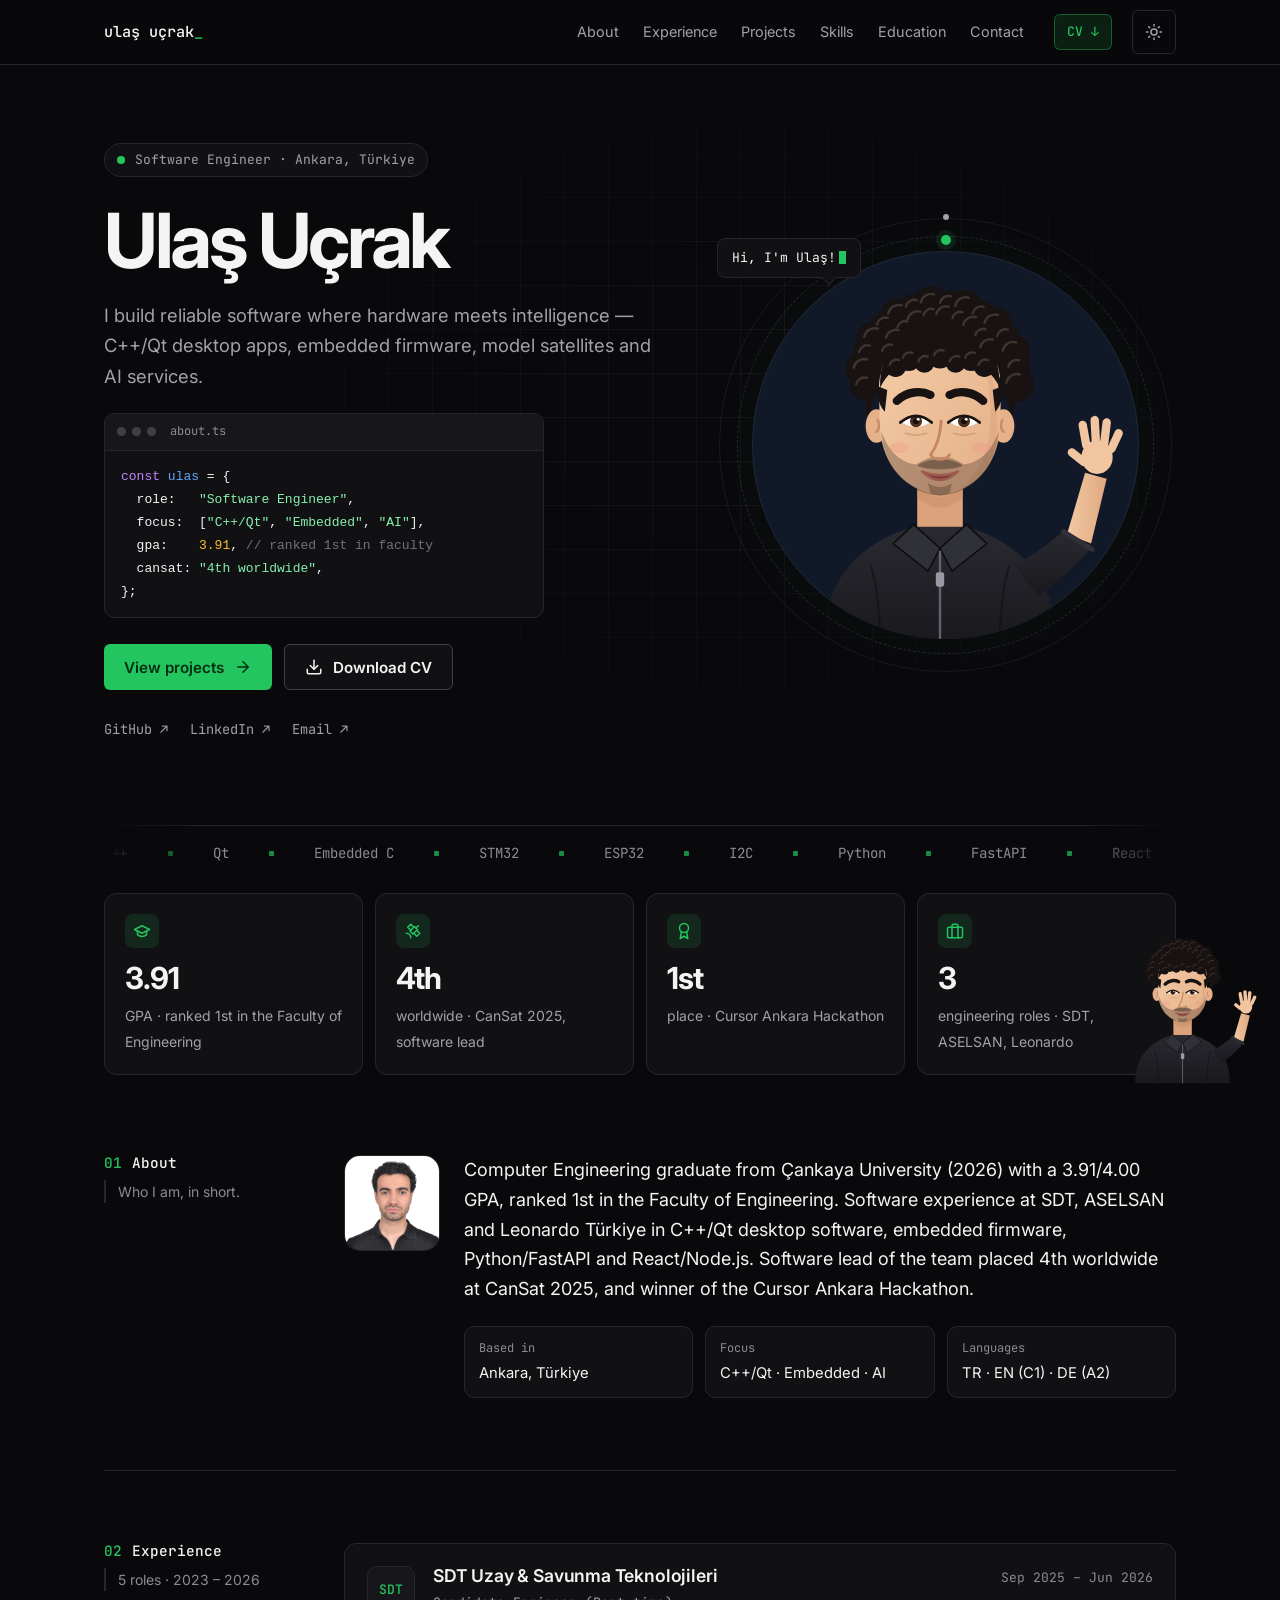
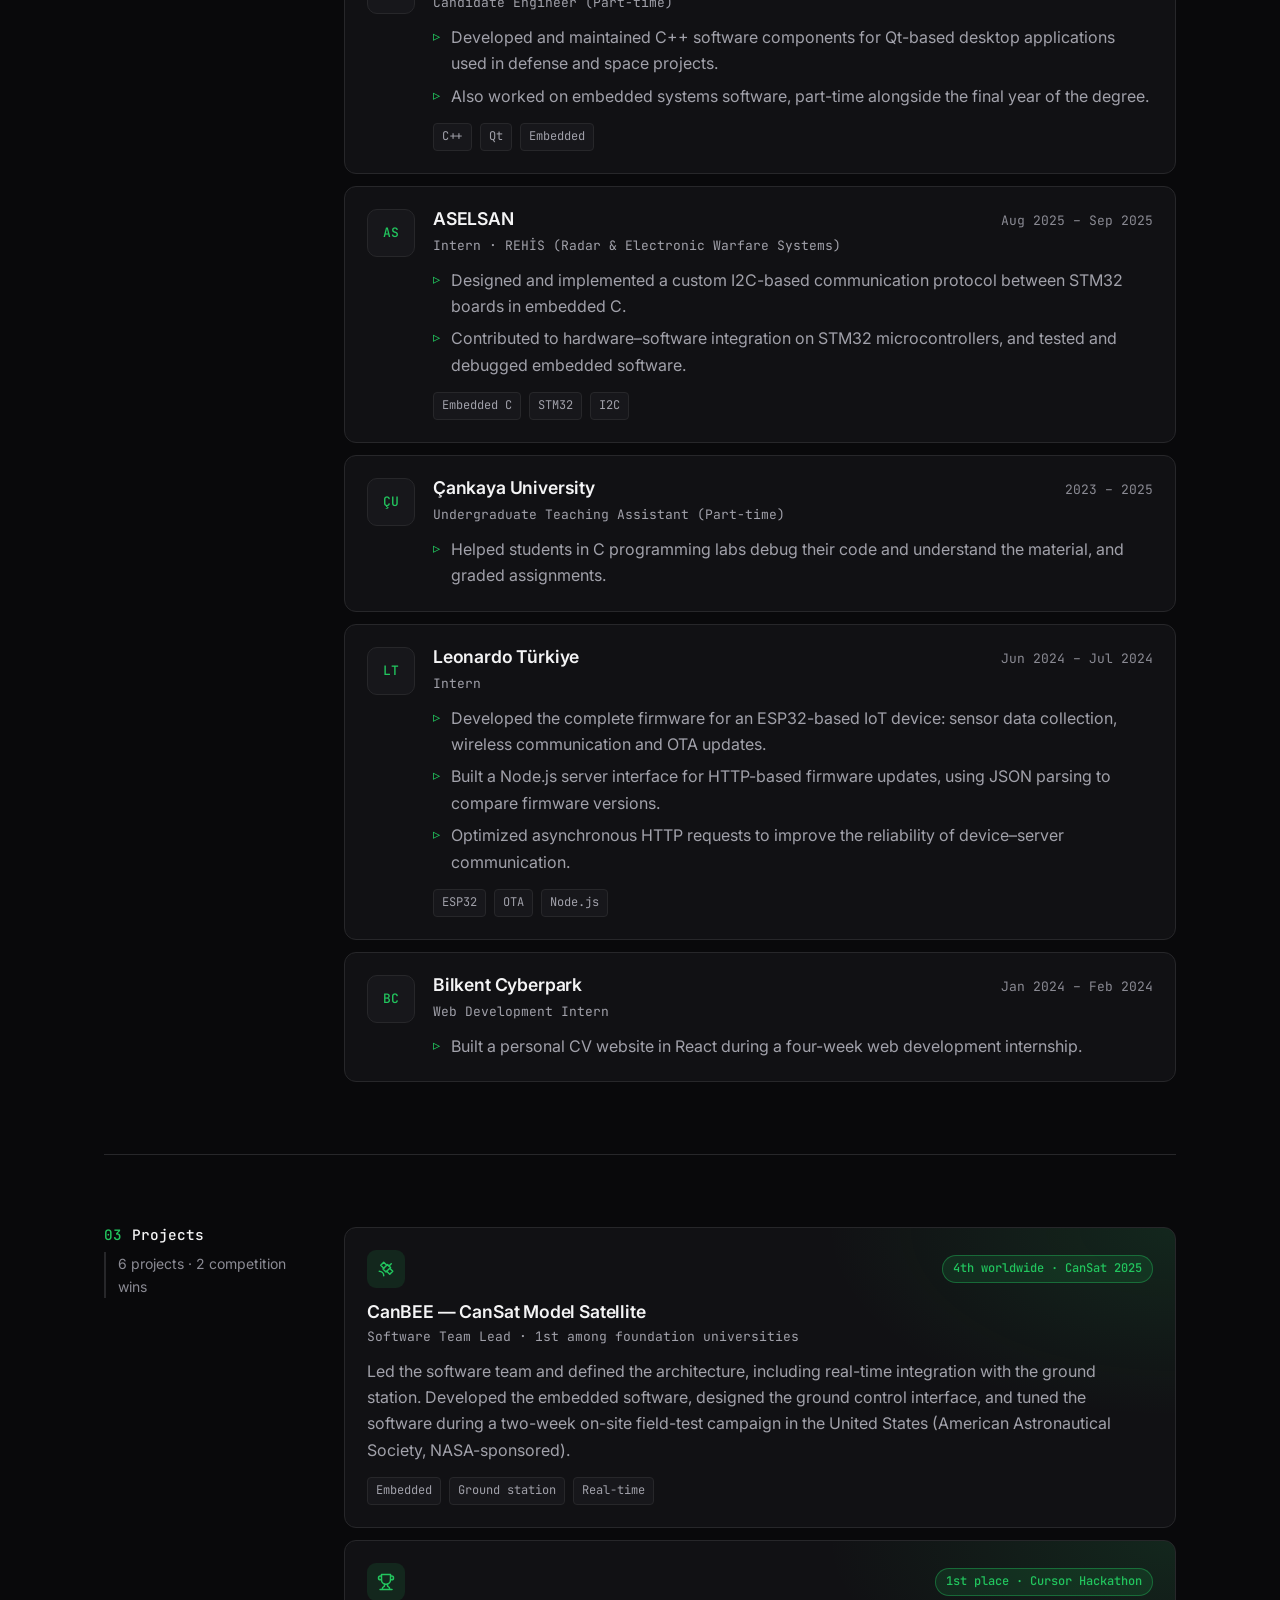
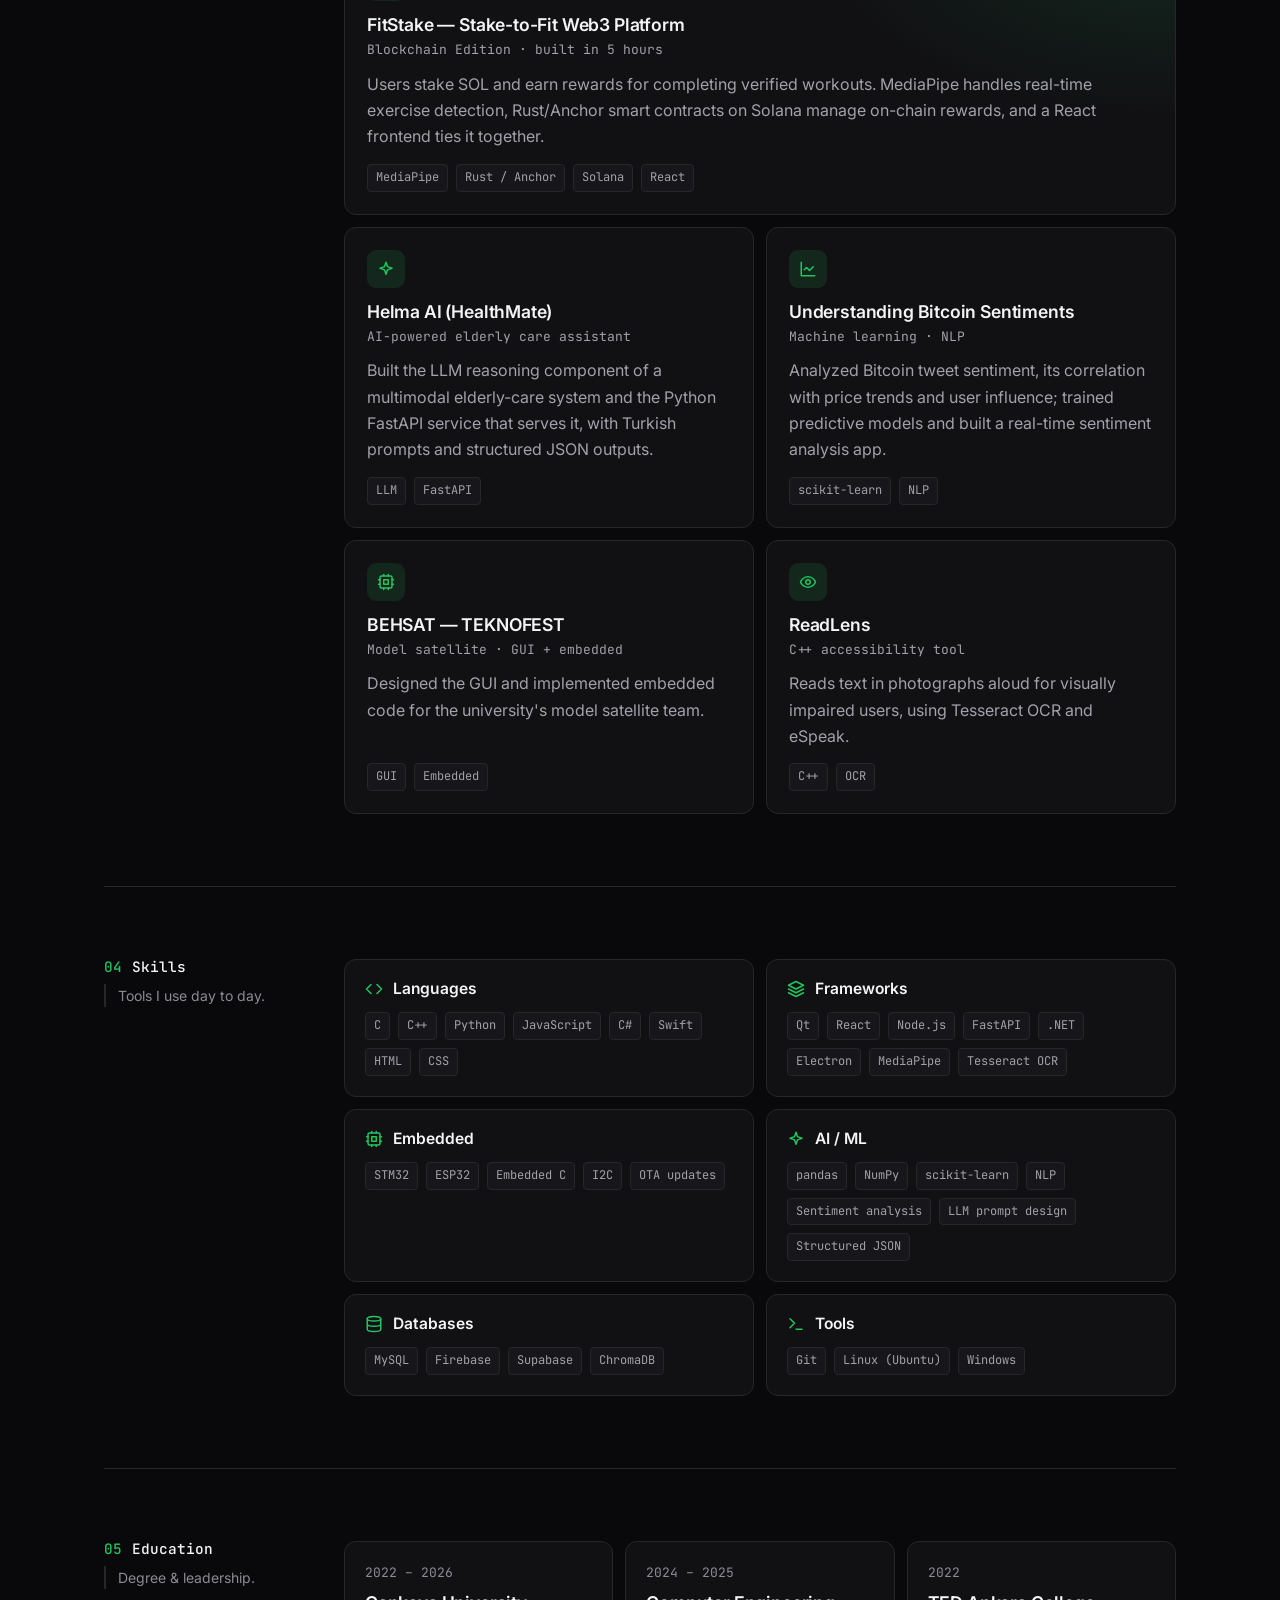
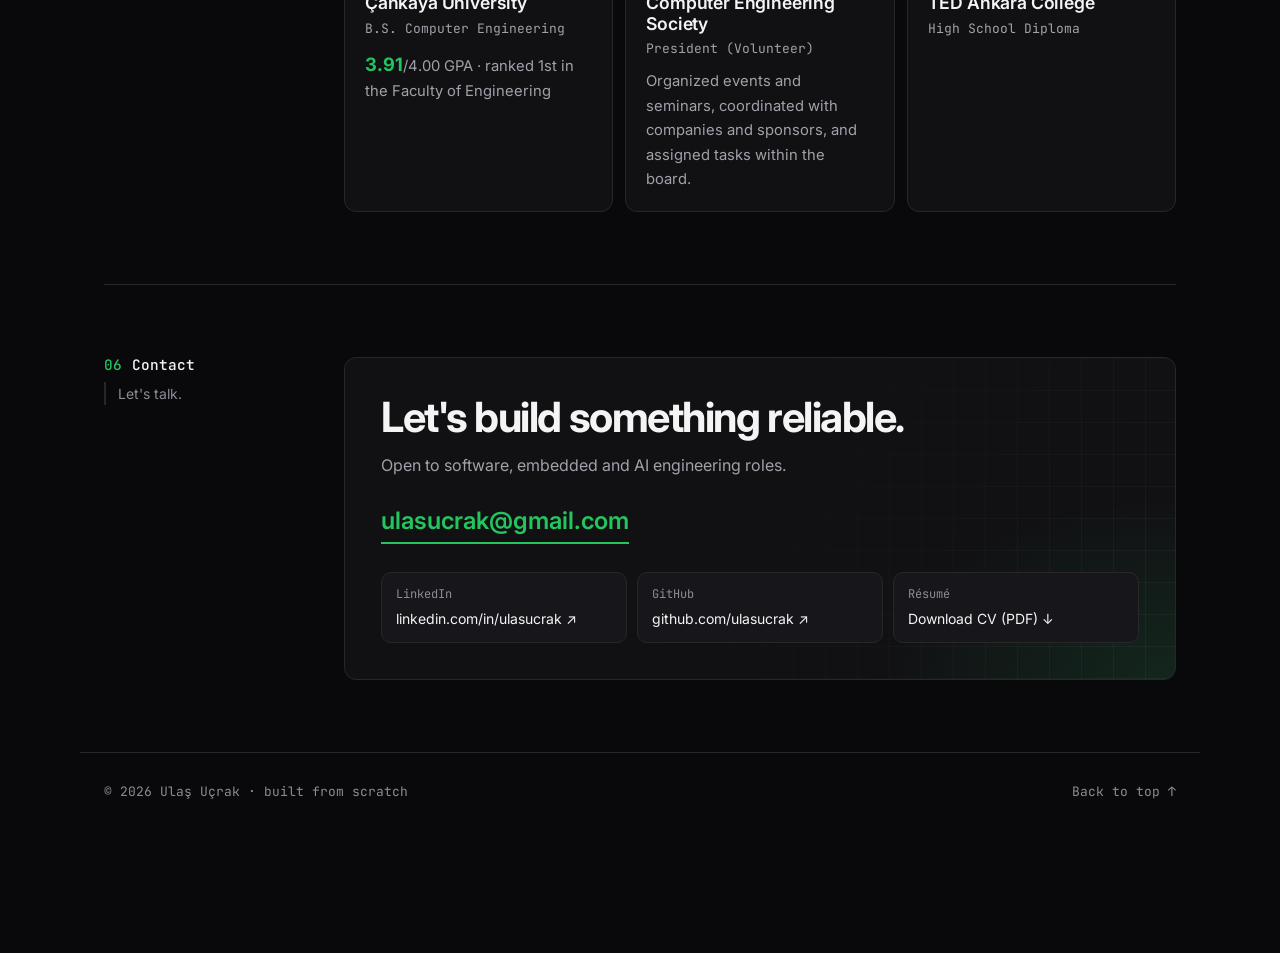
<file: index.html>
<!DOCTYPE html>
<html lang="en">

<head>
    <meta charset="UTF-8">
    <meta name="viewport" content="width=device-width, initial-scale=1.0">
    <title>Ulaş Uçrak | Software & AI Engineer</title>
    <meta name="description"
        content="Ulaş Uçrak — Computer Engineering graduate (Çankaya University, 2026) working on C++/Qt desktop software, embedded firmware and AI.">
    <meta name="theme-color" content="#09090B">
    <link rel="canonical" href="https://ulasucrak.com/">

    <!-- Icons (character head) -->
    <link rel="icon" href="/favicon.ico" sizes="48x48">
    <link rel="icon" href="/favicon.svg" type="image/svg+xml">
    <link rel="apple-touch-icon" href="/apple-touch-icon.png">
    <link rel="manifest" href="/site.webmanifest">

    <!-- Link previews (WhatsApp, LinkedIn, X, Slack…) -->
    <meta property="og:type" content="website">
    <meta property="og:url" content="https://ulasucrak.com/">
    <meta property="og:site_name" content="Ulaş Uçrak">
    <meta property="og:title" content="Ulaş Uçrak | Software & AI Engineer">
    <meta property="og:description"
        content="C++/Qt desktop software, embedded firmware and AI. CanSat 2025 software lead (4th worldwide), 3.91 GPA — ranked 1st in faculty.">
    <meta property="og:image" content="https://ulasucrak.com/og-image.png">
    <meta property="og:image:width" content="1200">
    <meta property="og:image:height" content="630">
    <meta property="og:image:alt" content="Illustrated character of Ulaş Uçrak next to his name and title">
    <meta name="twitter:card" content="summary_large_image">

    <!-- Structured data for search engines -->
    <script type="application/ld+json">
    {
        "@context": "https://schema.org",
        "@type": "Person",
        "name": "Ulaş Uçrak",
        "url": "https://ulasucrak.com/",
        "image": "https://ulasucrak.com/icon-512.png",
        "jobTitle": "Software Engineer",
        "email": "mailto:ulasucrak@gmail.com",
        "address": { "@type": "PostalAddress", "addressLocality": "Ankara", "addressCountry": "TR" },
        "alumniOf": { "@type": "CollegeOrUniversity", "name": "Çankaya University" },
        "sameAs": ["https://github.com/ulasucrak", "https://linkedin.com/in/ulasucrak"]
    }
    </script>
    <script>
        // Dark by default; apply a saved light preference before first paint
        document.documentElement.classList.add('js');
        try { if (localStorage.getItem('theme') === 'light') document.documentElement.setAttribute('data-theme', 'light'); } catch (e) { }
    </script>
    <link rel="preconnect" href="https://fonts.googleapis.com">
    <link rel="preconnect" href="https://fonts.gstatic.com" crossorigin>
    <link rel="stylesheet"
        href="https://fonts.googleapis.com/css2?family=Inter:wght@400;500;600;700&family=JetBrains+Mono:wght@400;500&display=swap">
    <link rel="stylesheet" href="style.css">
</head>

<body>
    <a class="skip-link" href="#main">Skip to content</a>

    <!-- NAV -->
    <header class="nav">
        <div class="nav-inner">
            <a href="#top" class="logo">ulaş uçrak<span class="accent">_</span></a>
            <nav aria-label="Main">
                <ul class="nav-links">
                    <li><a href="#about">About</a></li>
                    <li><a href="#experience">Experience</a></li>
                    <li><a href="#projects">Projects</a></li>
                    <li><a href="#skills">Skills</a></li>
                    <li><a href="#education">Education</a></li>
                    <li><a href="#contact">Contact</a></li>
                </ul>
            </nav>
            <a href="cv.pdf" download class="nav-cv">CV ↓</a>
            <button id="theme-toggle" class="icon-btn" type="button" aria-label="Switch to light mode">
                <svg class="i-sun" viewBox="0 0 24 24" aria-hidden="true">
                    <circle cx="12" cy="12" r="4" />
                    <path
                        d="M12 2v2M12 20v2M4.93 4.93l1.41 1.41M17.66 17.66l1.41 1.41M2 12h2M20 12h2M6.34 17.66l-1.41 1.41M19.07 4.93l-1.41 1.41" />
                </svg>
                <svg class="i-moon" viewBox="0 0 24 24" aria-hidden="true">
                    <path d="M12 3a6 6 0 0 0 9 9 9 9 0 1 1-9-9Z" />
                </svg>
            </button>
        </div>
    </header>

    <main id="main">

        <!-- HERO -->
        <section id="top" class="hero">
            <div class="hero-bg" aria-hidden="true"></div>
            <div class="hero-grid">
                <div class="hero-copy">
                    <p class="label"><span class="status" aria-hidden="true"></span>Software Engineer · Ankara, Türkiye
                    </p>
                    <h1>Ulaş Uçrak</h1>
                    <p class="lead">I build reliable software where hardware meets intelligence — C++/Qt desktop
                        apps, embedded firmware, model satellites and AI services.</p>

                    <div class="code-card" aria-label="Summary">
                        <div class="code-bar" aria-hidden="true"><span></span><span></span><span></span><em>about.ts</em>
                        </div>
<pre><code><span class="k">const</span> <span class="v">ulas</span> = {
  role:   <span class="s">"Software Engineer"</span>,
  focus:  [<span class="s">"C++/Qt"</span>, <span class="s">"Embedded"</span>, <span class="s">"AI"</span>],
  gpa:    <span class="n">3.91</span>, <span class="c">// ranked 1st in faculty</span>
  cansat: <span class="s">"4th worldwide"</span>,
};</code></pre>
                    </div>

                    <div class="actions">
                        <a href="#projects" class="btn btn-primary">View projects
                            <svg viewBox="0 0 24 24" aria-hidden="true">
                                <path d="M5 12h14M12 5l7 7-7 7" />
                            </svg>
                        </a>
                        <a href="cv.pdf" download class="btn btn-line">
                            <svg viewBox="0 0 24 24" aria-hidden="true">
                                <path d="M21 15v4a2 2 0 0 1-2 2H5a2 2 0 0 1-2-2v-4" />
                                <path d="M7 10l5 5 5-5" />
                                <path d="M12 15V3" />
                            </svg>
                            Download CV
                        </a>
                    </div>
                    <ul class="links">
                        <li><a href="https://github.com/ulasucrak" target="_blank" rel="noopener noreferrer">GitHub
                                ↗</a></li>
                        <li><a href="https://linkedin.com/in/ulasucrak" target="_blank"
                                rel="noopener noreferrer">LinkedIn ↗</a></li>
                        <li><a href="mailto:ulasucrak@gmail.com">Email ↗</a></li>
                    </ul>
                </div>

                <div class="stage" id="hero-stage" title="Say hi">
                    <span class="stage-glow" aria-hidden="true"></span>
                    <span class="stage-disc" aria-hidden="true"></span>
                    <span class="orbit-dot" aria-hidden="true"></span>
                    <span class="orbit-dot slow" aria-hidden="true"></span>
                    <div class="bubble" aria-hidden="true"><span class="bubble-text"></span><span
                            class="caret"></span></div>
                    <div class="stage-char" data-character="hero"></div>
                    <noscript><img src="profile.jpg" alt="Ulaş Uçrak" class="noscript-photo"></noscript>
                </div>
            </div>
        </section>

        <!-- TECH MARQUEE -->
        <div class="marquee" aria-label="Technologies">
            <ul class="marquee-track">
                <li>C++</li><li>Qt</li><li>Embedded C</li><li>STM32</li><li>ESP32</li><li>I2C</li><li>Python</li>
                <li>FastAPI</li><li>React</li><li>Node.js</li><li>MediaPipe</li><li>Rust / Anchor</li><li>scikit-learn</li>
                <li>LLMs</li><li>Linux</li><li>Git</li>
            </ul>
            <ul class="marquee-track" aria-hidden="true">
                <li>C++</li><li>Qt</li><li>Embedded C</li><li>STM32</li><li>ESP32</li><li>I2C</li><li>Python</li>
                <li>FastAPI</li><li>React</li><li>Node.js</li><li>MediaPipe</li><li>Rust / Anchor</li><li>scikit-learn</li>
                <li>LLMs</li><li>Linux</li><li>Git</li>
            </ul>
        </div>

        <!-- HIGHLIGHTS -->
        <section class="facts" aria-label="Highlights">
            <div class="fact reveal">
                <span class="fact-icon" aria-hidden="true"><svg viewBox="0 0 24 24">
                        <path d="M22 10 12 5 2 10l10 5 10-5Z" />
                        <path d="M6 12v5c3 3 9 3 12 0v-5" />
                    </svg></span>
                <span class="fact-num">3.91</span><span class="fact-label">GPA · ranked 1st in the Faculty of
                    Engineering</span>
            </div>
            <div class="fact reveal">
                <span class="fact-icon" aria-hidden="true"><svg viewBox="0 0 24 24">
                        <path d="M13 7 9 3 5 7l4 4" />
                        <path d="m17 11 4 4-4 4-4-4" />
                        <path d="m8 12 4 4 6-6-4-4Z" />
                        <path d="m16 8 3-3" />
                        <path d="M9 21a6 6 0 0 0-6-6" />
                    </svg></span>
                <span class="fact-num">4th</span><span class="fact-label">worldwide · CanSat 2025, software
                    lead</span>
            </div>
            <div class="fact reveal">
                <span class="fact-icon" aria-hidden="true"><svg viewBox="0 0 24 24">
                        <circle cx="12" cy="8" r="6" />
                        <path d="M15.477 12.89 17 22l-5-3-5 3 1.523-9.11" />
                    </svg></span>
                <span class="fact-num">1st</span><span class="fact-label">place · Cursor Ankara Hackathon</span>
            </div>
            <div class="fact reveal">
                <span class="fact-icon" aria-hidden="true"><svg viewBox="0 0 24 24">
                        <rect x="2" y="7" width="20" height="14" rx="2" />
                        <path d="M16 21V5a2 2 0 0 0-2-2h-4a2 2 0 0 0-2 2v16" />
                    </svg></span>
                <span class="fact-num">3</span><span class="fact-label">engineering roles · SDT, ASELSAN,
                    Leonardo</span>
            </div>
        </section>

        <!-- ABOUT -->
        <section id="about" class="row" data-pose="idle" data-say="That's me, hi!">
            <header class="row-label reveal">
                <h2><span>01</span>About</h2>
                <p>Who I am, in short.</p>
            </header>
            <div class="row-body about reveal">
                <img src="profile.jpg" alt="Photo of Ulaş Uçrak" class="about-photo" width="96" height="96"
                    loading="lazy">
                <div>
                    <p>Computer Engineering graduate from Çankaya University (2026) with a 3.91/4.00 GPA, ranked 1st
                        in the Faculty of Engineering. Software experience at SDT, ASELSAN and Leonardo Türkiye in
                        C++/Qt desktop software, embedded firmware, Python/FastAPI and React/Node.js. Software lead of
                        the team placed 4th worldwide at CanSat 2025, and winner of the Cursor Ankara Hackathon.</p>
                    <dl class="mini-facts">
                        <div>
                            <dt>Based in</dt>
                            <dd>Ankara, Türkiye</dd>
                        </div>
                        <div>
                            <dt>Focus</dt>
                            <dd>C++/Qt · Embedded · AI</dd>
                        </div>
                        <div>
                            <dt>Languages</dt>
                            <dd>TR · EN (C1) · DE (A2)</dd>
                        </div>
                    </dl>
                </div>
            </div>
        </section>

        <!-- EXPERIENCE -->
        <section id="experience" class="row" data-pose="laptop" data-say="Shipping C++ & firmware…">
            <header class="row-label reveal">
                <h2><span>02</span>Experience</h2>
                <p>5 roles · 2023 – 2026</p>
            </header>
            <ol class="row-body stack-list">
                <li class="card job reveal">
                    <span class="mono-tile" aria-hidden="true">SDT</span>
                    <div>
                        <div class="card-top">
                            <h3>SDT Uzay &amp; Savunma Teknolojileri</h3>
                            <span class="date">Sep 2025 – Jun 2026</span>
                        </div>
                        <p class="meta">Candidate Engineer (Part-time)</p>
                        <ul class="bullets">
                            <li>Developed and maintained C++ software components for Qt-based desktop applications
                                used in defense and space projects.</li>
                            <li>Also worked on embedded systems software, part-time alongside the final year of the
                                degree.</li>
                        </ul>
                        <ul class="tags">
                            <li>C++</li>
                            <li>Qt</li>
                            <li>Embedded</li>
                        </ul>
                    </div>
                </li>
                <li class="card job reveal">
                    <span class="mono-tile" aria-hidden="true">AS</span>
                    <div>
                        <div class="card-top">
                            <h3>ASELSAN</h3>
                            <span class="date">Aug 2025 – Sep 2025</span>
                        </div>
                        <p class="meta">Intern · REHİS (Radar &amp; Electronic Warfare Systems)</p>
                        <ul class="bullets">
                            <li>Designed and implemented a custom I2C-based communication protocol between STM32
                                boards in embedded C.</li>
                            <li>Contributed to hardware–software integration on STM32 microcontrollers, and tested
                                and debugged embedded software.</li>
                        </ul>
                        <ul class="tags">
                            <li>Embedded C</li>
                            <li>STM32</li>
                            <li>I2C</li>
                        </ul>
                    </div>
                </li>
                <li class="card job reveal">
                    <span class="mono-tile" aria-hidden="true">ÇU</span>
                    <div>
                        <div class="card-top">
                            <h3>Çankaya University</h3>
                            <span class="date">2023 – 2025</span>
                        </div>
                        <p class="meta">Undergraduate Teaching Assistant (Part-time)</p>
                        <ul class="bullets">
                            <li>Helped students in C programming labs debug their code and understand the material,
                                and graded assignments.</li>
                        </ul>
                    </div>
                </li>
                <li class="card job reveal">
                    <span class="mono-tile" aria-hidden="true">LT</span>
                    <div>
                        <div class="card-top">
                            <h3>Leonardo Türkiye</h3>
                            <span class="date">Jun 2024 – Jul 2024</span>
                        </div>
                        <p class="meta">Intern</p>
                        <ul class="bullets">
                            <li>Developed the complete firmware for an ESP32-based IoT device: sensor data
                                collection, wireless communication and OTA updates.</li>
                            <li>Built a Node.js server interface for HTTP-based firmware updates, using JSON parsing
                                to compare firmware versions.</li>
                            <li>Optimized asynchronous HTTP requests to improve the reliability of device–server
                                communication.</li>
                        </ul>
                        <ul class="tags">
                            <li>ESP32</li>
                            <li>OTA</li>
                            <li>Node.js</li>
                        </ul>
                    </div>
                </li>
                <li class="card job reveal">
                    <span class="mono-tile" aria-hidden="true">BC</span>
                    <div>
                        <div class="card-top">
                            <h3>Bilkent Cyberpark</h3>
                            <span class="date">Jan 2024 – Feb 2024</span>
                        </div>
                        <p class="meta">Web Development Intern</p>
                        <ul class="bullets">
                            <li>Built a personal CV website in React during a four-week web development
                                internship.</li>
                        </ul>
                    </div>
                </li>
            </ol>
        </section>

        <!-- PROJECTS -->
        <section id="projects" class="row" data-pose="sat" data-say="CanBEE: 4th worldwide!">
            <header class="row-label reveal">
                <h2><span>03</span>Projects</h2>
                <p>6 projects · 2 competition wins</p>
            </header>
            <div class="row-body project-grid">
                <article class="card project featured reveal">
                    <div class="project-top">
                        <span class="icon-tile" aria-hidden="true"><svg viewBox="0 0 24 24">
                                <path d="M13 7 9 3 5 7l4 4" />
                                <path d="m17 11 4 4-4 4-4-4" />
                                <path d="m8 12 4 4 6-6-4-4Z" />
                                <path d="m16 8 3-3" />
                                <path d="M9 21a6 6 0 0 0-6-6" />
                            </svg></span>
                        <span class="badge">4th worldwide · CanSat 2025</span>
                    </div>
                    <h3>CanBEE — CanSat Model Satellite</h3>
                    <p class="meta">Software Team Lead · 1st among foundation universities</p>
                    <p>Led the software team and defined the architecture, including real-time integration with the
                        ground station. Developed the embedded software, designed the ground control interface, and
                        tuned the software during a two-week on-site field-test campaign in the United States
                        (American Astronautical Society, NASA-sponsored).</p>
                    <ul class="tags">
                        <li>Embedded</li>
                        <li>Ground station</li>
                        <li>Real-time</li>
                    </ul>
                </article>
                <article class="card project featured reveal">
                    <div class="project-top">
                        <span class="icon-tile" aria-hidden="true"><svg viewBox="0 0 24 24">
                                <path
                                    d="M6 9H4.5a2.5 2.5 0 0 1 0-5H6M18 9h1.5a2.5 2.5 0 0 0 0-5H18M4 22h16M10 14.66V17c0 .55-.47.98-.97 1.21C7.85 18.75 7 20.24 7 22M14 14.66V17c0 .55.47.98.97 1.21C16.15 18.75 17 20.24 17 22M18 2H6v7a6 6 0 0 0 12 0V2Z" />
                            </svg></span>
                        <span class="badge">1st place · Cursor Hackathon</span>
                    </div>
                    <h3>FitStake — Stake-to-Fit Web3 Platform</h3>
                    <p class="meta">Blockchain Edition · built in 5 hours</p>
                    <p>Users stake SOL and earn rewards for completing verified workouts. MediaPipe handles
                        real-time exercise detection, Rust/Anchor smart contracts on Solana manage on-chain rewards,
                        and a React frontend ties it together.</p>
                    <ul class="tags">
                        <li>MediaPipe</li>
                        <li>Rust / Anchor</li>
                        <li>Solana</li>
                        <li>React</li>
                    </ul>
                </article>
                <article class="card project reveal">
                    <div class="project-top">
                        <span class="icon-tile" aria-hidden="true"><svg viewBox="0 0 24 24">
                                <path d="M12 3l1.9 5.8L20 11l-6.1 2.2L12 19l-1.9-5.8L4 11l6.1-2.2Z" />
                            </svg></span>
                    </div>
                    <h3>Helma AI (HealthMate)</h3>
                    <p class="meta">AI-powered elderly care assistant</p>
                    <p>Built the LLM reasoning component of a multimodal elderly-care system and the Python FastAPI
                        service that serves it, with Turkish prompts and structured JSON outputs.</p>
                    <ul class="tags">
                        <li>LLM</li>
                        <li>FastAPI</li>
                    </ul>
                </article>
                <article class="card project reveal">
                    <div class="project-top">
                        <span class="icon-tile" aria-hidden="true"><svg viewBox="0 0 24 24">
                                <path d="M3 3v18h18" />
                                <path d="m19 9-5 5-4-4-3 3" />
                            </svg></span>
                    </div>
                    <h3>Understanding Bitcoin Sentiments</h3>
                    <p class="meta">Machine learning · NLP</p>
                    <p>Analyzed Bitcoin tweet sentiment, its correlation with price trends and user influence;
                        trained predictive models and built a real-time sentiment analysis app.</p>
                    <ul class="tags">
                        <li>scikit-learn</li>
                        <li>NLP</li>
                    </ul>
                </article>
                <article class="card project reveal">
                    <div class="project-top">
                        <span class="icon-tile" aria-hidden="true"><svg viewBox="0 0 24 24">
                                <rect x="4" y="4" width="16" height="16" rx="2" />
                                <rect x="9" y="9" width="6" height="6" />
                                <path d="M15 2v2M15 20v2M2 15h2M2 9h2M20 15h2M20 9h2M9 2v2M9 20v2" />
                            </svg></span>
                    </div>
                    <h3>BEHSAT — TEKNOFEST</h3>
                    <p class="meta">Model satellite · GUI + embedded</p>
                    <p>Designed the GUI and implemented embedded code for the university's model satellite team.</p>
                    <ul class="tags">
                        <li>GUI</li>
                        <li>Embedded</li>
                    </ul>
                </article>
                <article class="card project reveal">
                    <div class="project-top">
                        <span class="icon-tile" aria-hidden="true"><svg viewBox="0 0 24 24">
                                <path d="M2 12s3-7 10-7 10 7 10 7-3 7-10 7-10-7-10-7Z" />
                                <circle cx="12" cy="12" r="3" />
                            </svg></span>
                    </div>
                    <h3>ReadLens</h3>
                    <p class="meta">C++ accessibility tool</p>
                    <p>Reads text in photographs aloud for visually impaired users, using Tesseract OCR and
                        eSpeak.</p>
                    <ul class="tags">
                        <li>C++</li>
                        <li>OCR</li>
                    </ul>
                </article>
            </div>
        </section>

        <!-- SKILLS -->
        <section id="skills" class="row" data-pose="chip" data-say="C++, STM32, Python…">
            <header class="row-label reveal">
                <h2><span>04</span>Skills</h2>
                <p>Tools I use day to day.</p>
            </header>
            <div class="row-body skill-grid">
                <div class="card skill reveal">
                    <h3><svg viewBox="0 0 24 24" aria-hidden="true">
                            <path d="m16 18 6-6-6-6M8 6l-6 6 6 6" />
                        </svg>Languages</h3>
                    <ul class="tags">
                        <li>C</li>
                        <li>C++</li>
                        <li>Python</li>
                        <li>JavaScript</li>
                        <li>C#</li>
                        <li>Swift</li>
                        <li>HTML</li>
                        <li>CSS</li>
                    </ul>
                </div>
                <div class="card skill reveal">
                    <h3><svg viewBox="0 0 24 24" aria-hidden="true">
                            <path d="M12 2 2 7l10 5 10-5-10-5Z" />
                            <path d="m2 17 10 5 10-5M2 12l10 5 10-5" />
                        </svg>Frameworks</h3>
                    <ul class="tags">
                        <li>Qt</li>
                        <li>React</li>
                        <li>Node.js</li>
                        <li>FastAPI</li>
                        <li>.NET</li>
                        <li>Electron</li>
                        <li>MediaPipe</li>
                        <li>Tesseract OCR</li>
                    </ul>
                </div>
                <div class="card skill reveal">
                    <h3><svg viewBox="0 0 24 24" aria-hidden="true">
                            <rect x="4" y="4" width="16" height="16" rx="2" />
                            <rect x="9" y="9" width="6" height="6" />
                            <path d="M15 2v2M15 20v2M2 15h2M2 9h2M20 15h2M20 9h2M9 2v2M9 20v2" />
                        </svg>Embedded</h3>
                    <ul class="tags">
                        <li>STM32</li>
                        <li>ESP32</li>
                        <li>Embedded C</li>
                        <li>I2C</li>
                        <li>OTA updates</li>
                    </ul>
                </div>
                <div class="card skill reveal">
                    <h3><svg viewBox="0 0 24 24" aria-hidden="true">
                            <path d="M12 3l1.9 5.8L20 11l-6.1 2.2L12 19l-1.9-5.8L4 11l6.1-2.2Z" />
                        </svg>AI / ML</h3>
                    <ul class="tags">
                        <li>pandas</li>
                        <li>NumPy</li>
                        <li>scikit-learn</li>
                        <li>NLP</li>
                        <li>Sentiment analysis</li>
                        <li>LLM prompt design</li>
                        <li>Structured JSON</li>
                    </ul>
                </div>
                <div class="card skill reveal">
                    <h3><svg viewBox="0 0 24 24" aria-hidden="true">
                            <ellipse cx="12" cy="5" rx="9" ry="3" />
                            <path d="M3 5v14a9 3 0 0 0 18 0V5M3 12a9 3 0 0 0 18 0" />
                        </svg>Databases</h3>
                    <ul class="tags">
                        <li>MySQL</li>
                        <li>Firebase</li>
                        <li>Supabase</li>
                        <li>ChromaDB</li>
                    </ul>
                </div>
                <div class="card skill reveal">
                    <h3><svg viewBox="0 0 24 24" aria-hidden="true">
                            <path d="m4 17 6-6-6-6M12 19h8" />
                        </svg>Tools</h3>
                    <ul class="tags">
                        <li>Git</li>
                        <li>Linux (Ubuntu)</li>
                        <li>Windows</li>
                    </ul>
                </div>
            </div>
        </section>

        <!-- EDUCATION -->
        <section id="education" class="row" data-pose="grad" data-say="3.91 GPA, 1st in faculty">
            <header class="row-label reveal">
                <h2><span>05</span>Education</h2>
                <p>Degree &amp; leadership.</p>
            </header>
            <div class="row-body edu-grid">
                <div class="card edu reveal">
                    <span class="date">2022 – 2026</span>
                    <h3>Çankaya University</h3>
                    <p class="meta">B.S. Computer Engineering</p>
                    <p class="edu-highlight"><strong>3.91</strong>/4.00 GPA · ranked 1st in the Faculty of
                        Engineering</p>
                </div>
                <div class="card edu reveal">
                    <span class="date">2024 – 2025</span>
                    <h3>Computer Engineering Society</h3>
                    <p class="meta">President (Volunteer)</p>
                    <p>Organized events and seminars, coordinated with companies and sponsors, and assigned tasks
                        within the board.</p>
                </div>
                <div class="card edu reveal">
                    <span class="date">2022</span>
                    <h3>TED Ankara College</h3>
                    <p class="meta">High School Diploma</p>
                </div>
            </div>
        </section>

        <!-- CONTACT -->
        <section id="contact" class="row contact" data-pose="wave" data-say="Say hi!">
            <header class="row-label reveal">
                <h2><span>06</span>Contact</h2>
                <p>Let's talk.</p>
            </header>
            <div class="row-body">
                <div class="card contact-card reveal">
                    <p class="contact-title">Let's build something reliable.</p>
                    <p class="contact-sub">Open to software, embedded and AI engineering roles.</p>
                    <a class="contact-mail" href="mailto:ulasucrak@gmail.com">ulasucrak@gmail.com</a>
                    <ul class="contact-links">
                        <li><a href="https://linkedin.com/in/ulasucrak" target="_blank"
                                rel="noopener noreferrer"><span>LinkedIn</span>linkedin.com/in/ulasucrak ↗</a></li>
                        <li><a href="https://github.com/ulasucrak" target="_blank"
                                rel="noopener noreferrer"><span>GitHub</span>github.com/ulasucrak ↗</a></li>
                        <li><a href="cv.pdf" download><span>Résumé</span>Download CV (PDF) ↓</a></li>
                    </ul>
                </div>
            </div>
        </section>
    </main>

    <footer class="footer">
        <span>© 2026 Ulaş Uçrak · built from scratch</span>
        <a href="#top">Back to top ↑</a>
    </footer>

    <!-- Companion character: follows along and reacts to each section -->
    <div class="buddy" id="buddy" aria-hidden="true">
        <div class="bubble buddy-bubble"><span class="bubble-text"></span></div>
        <div class="buddy-char" data-character="buddy"></div>
    </div>

    <script src="character.js"></script>
    <script src="script.js"></script>
</body>

</html>
</file>
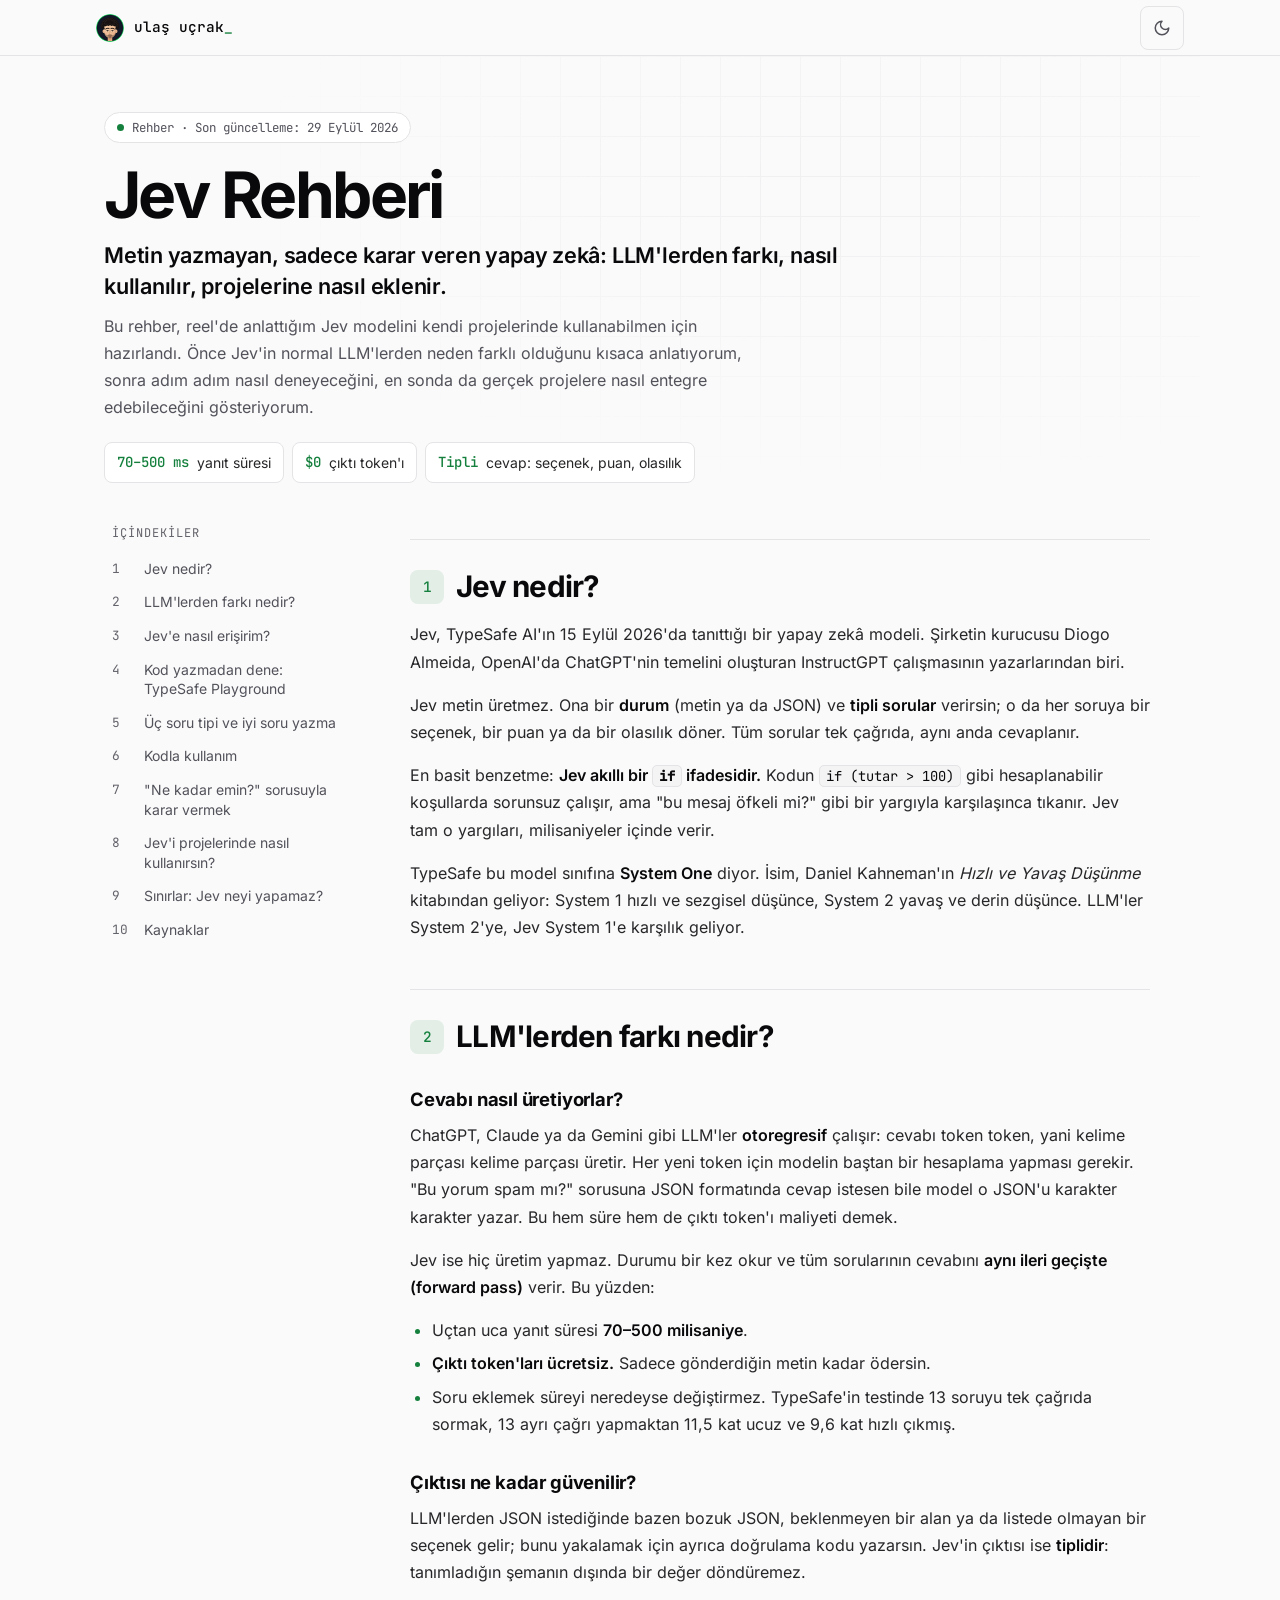
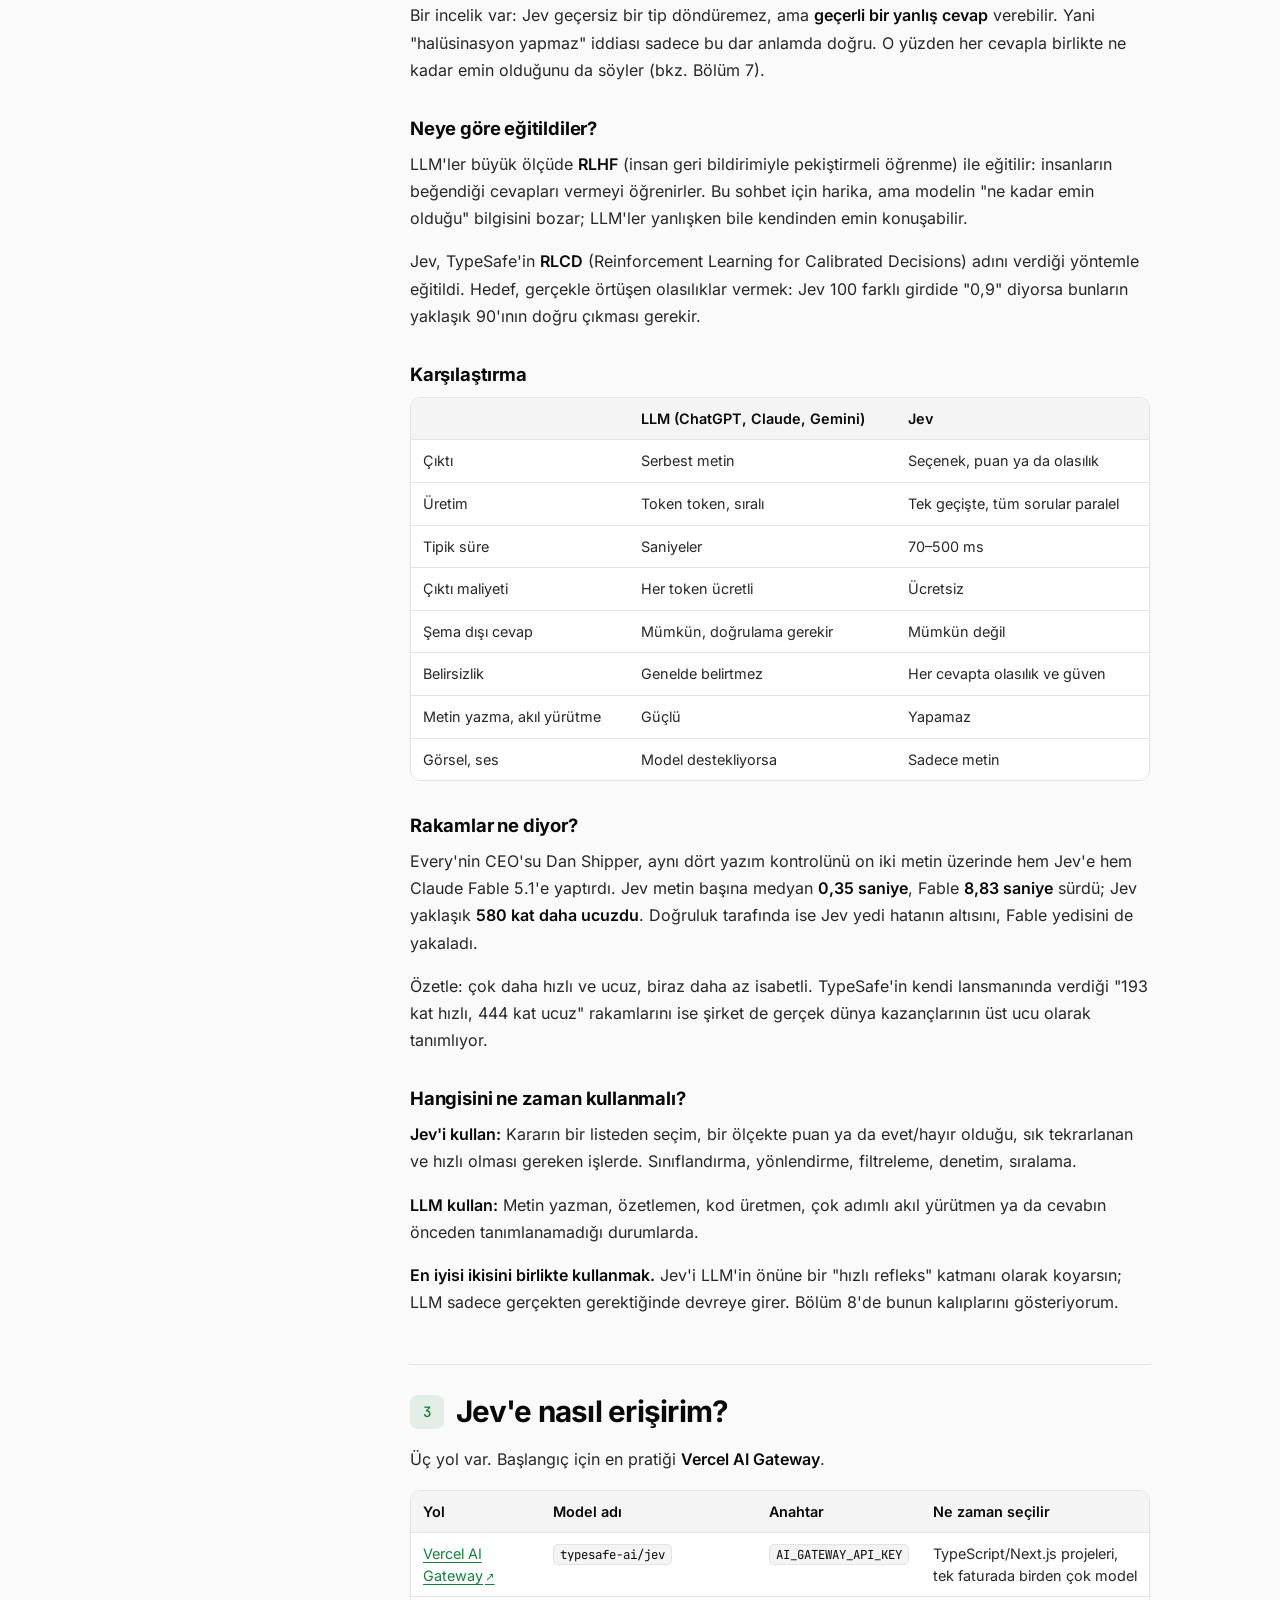
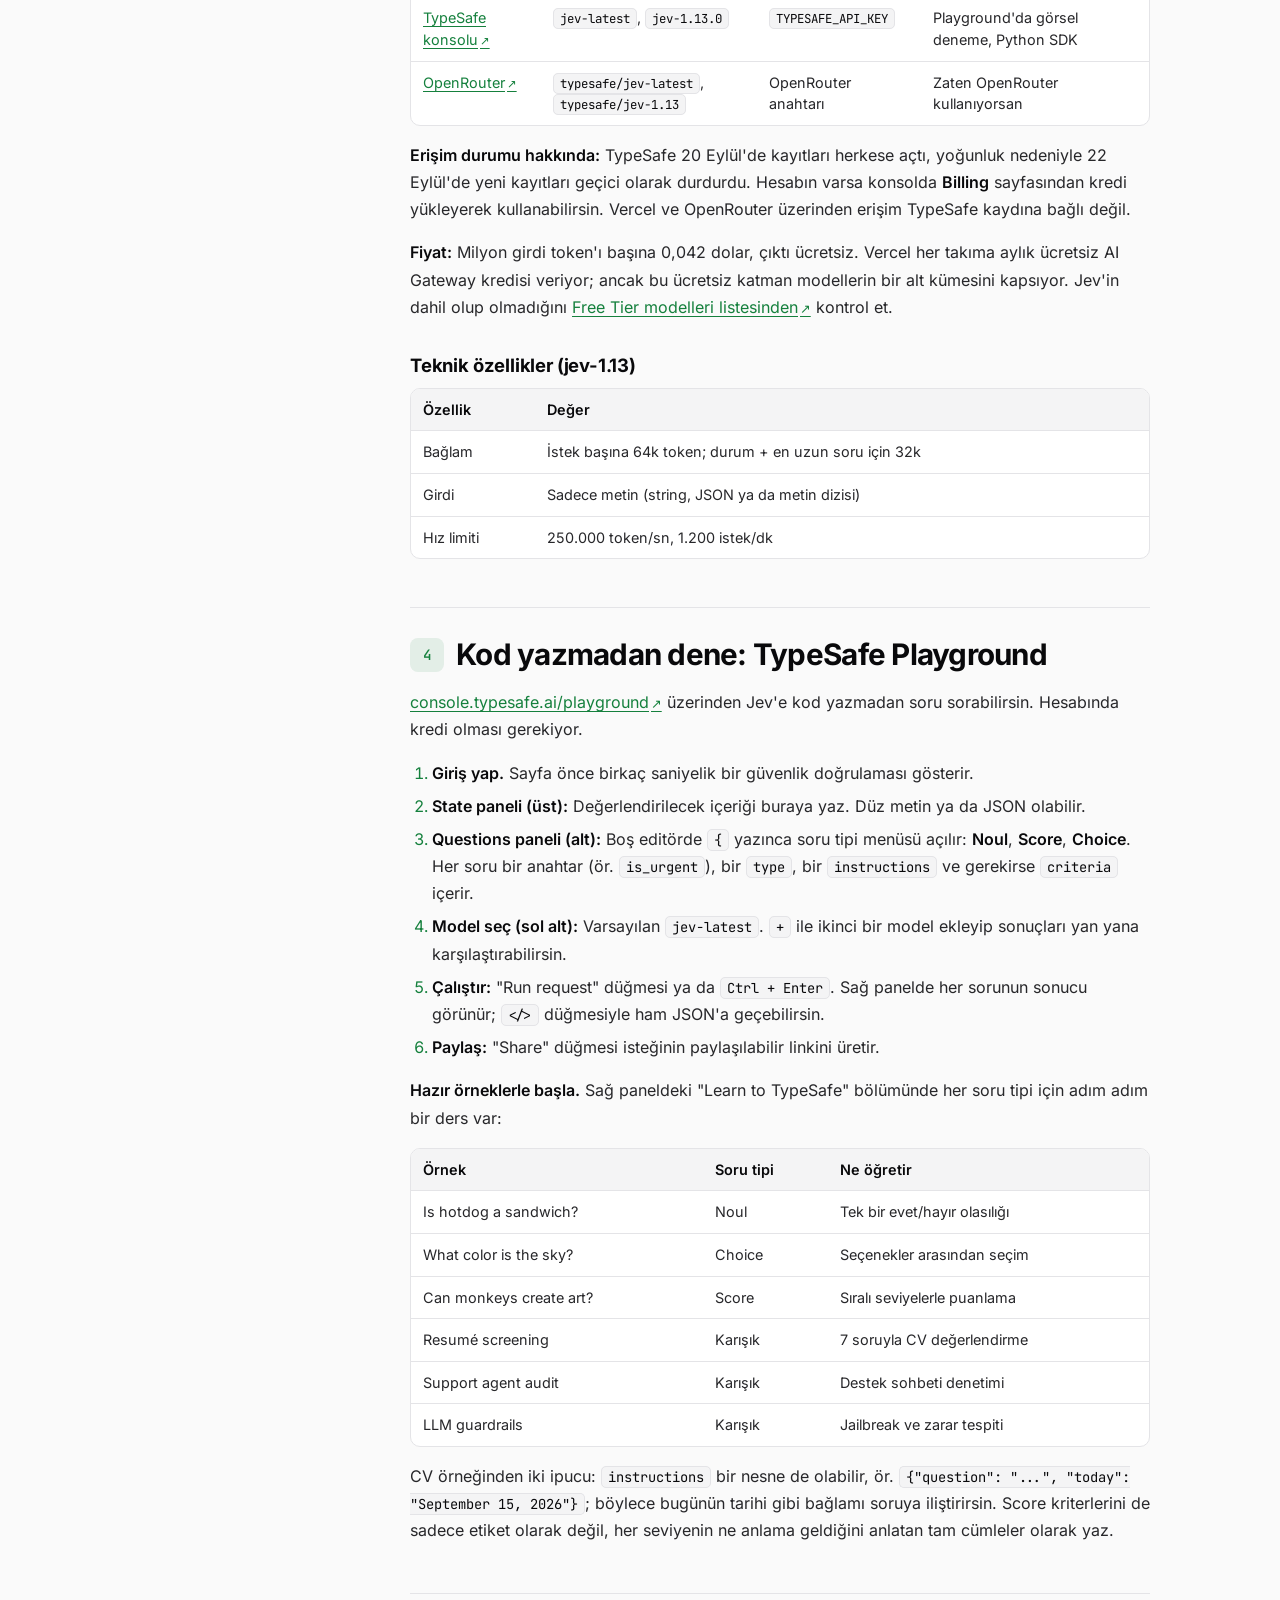
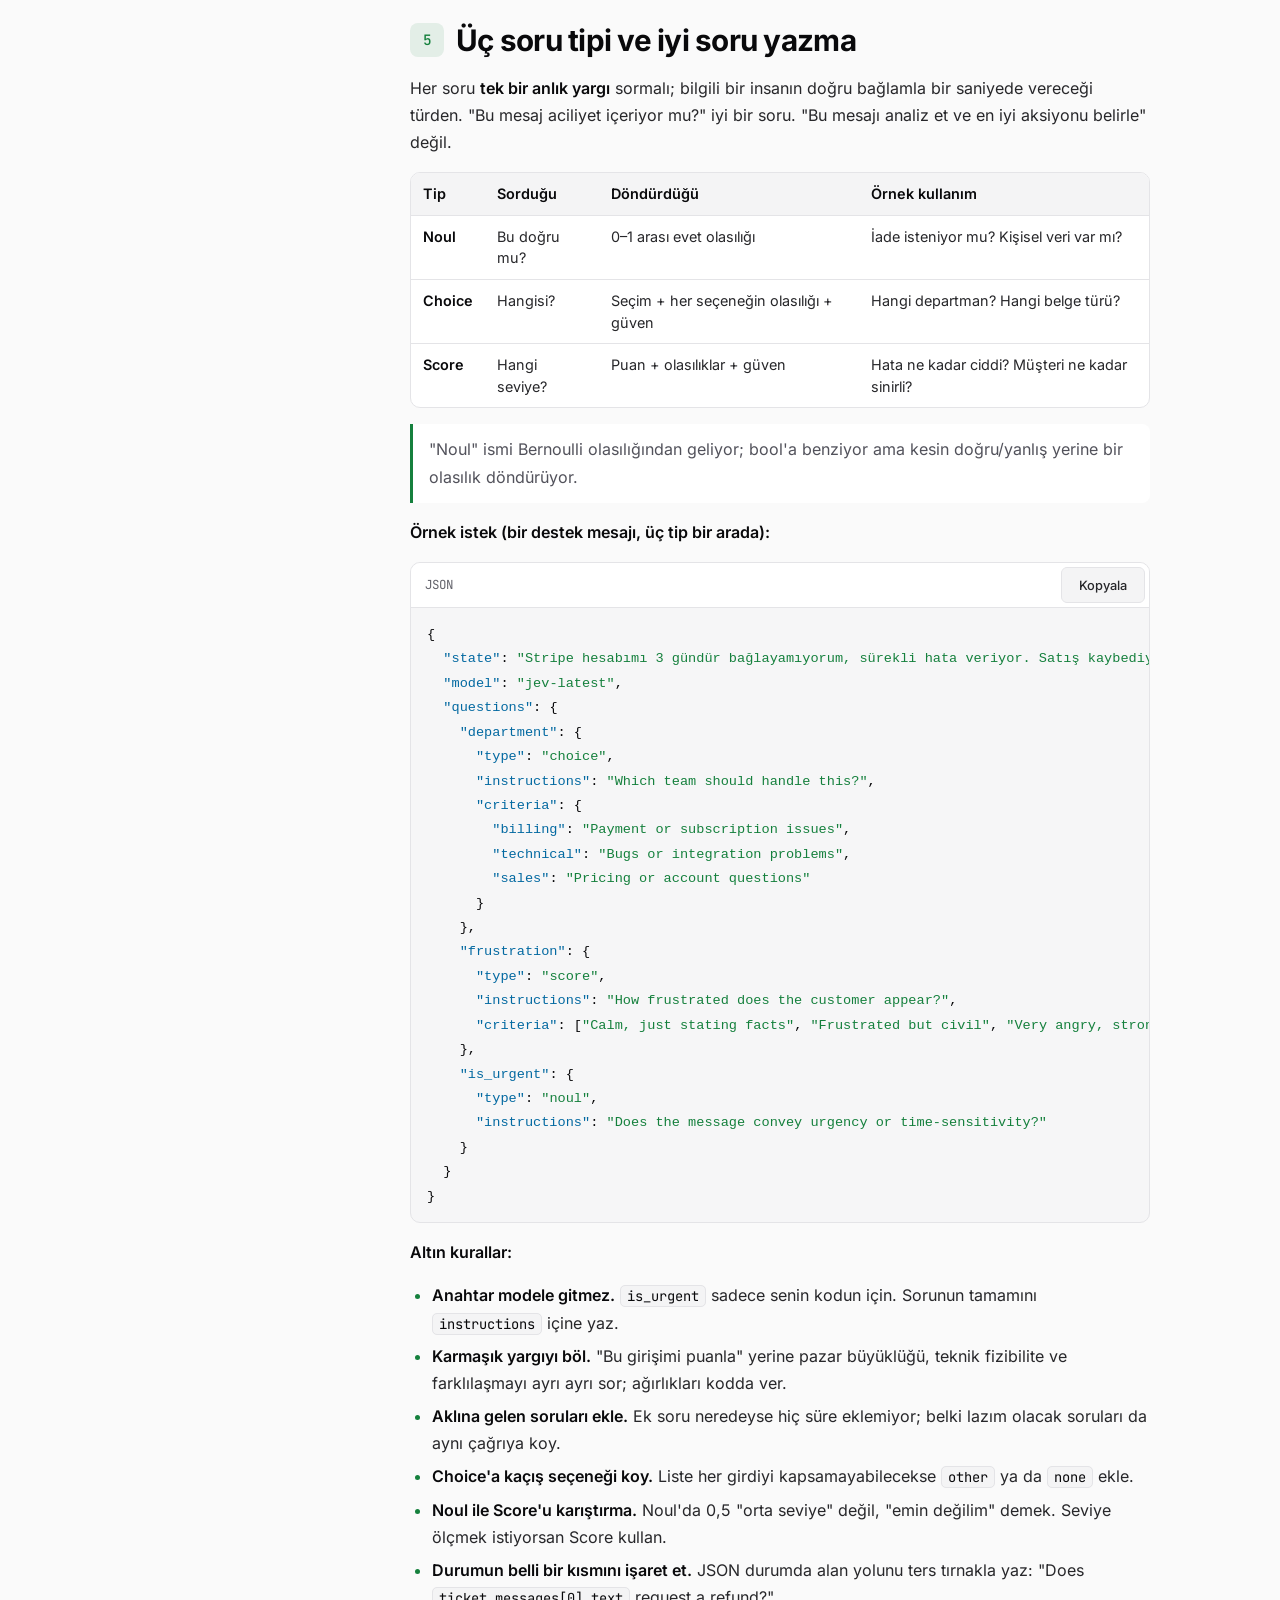
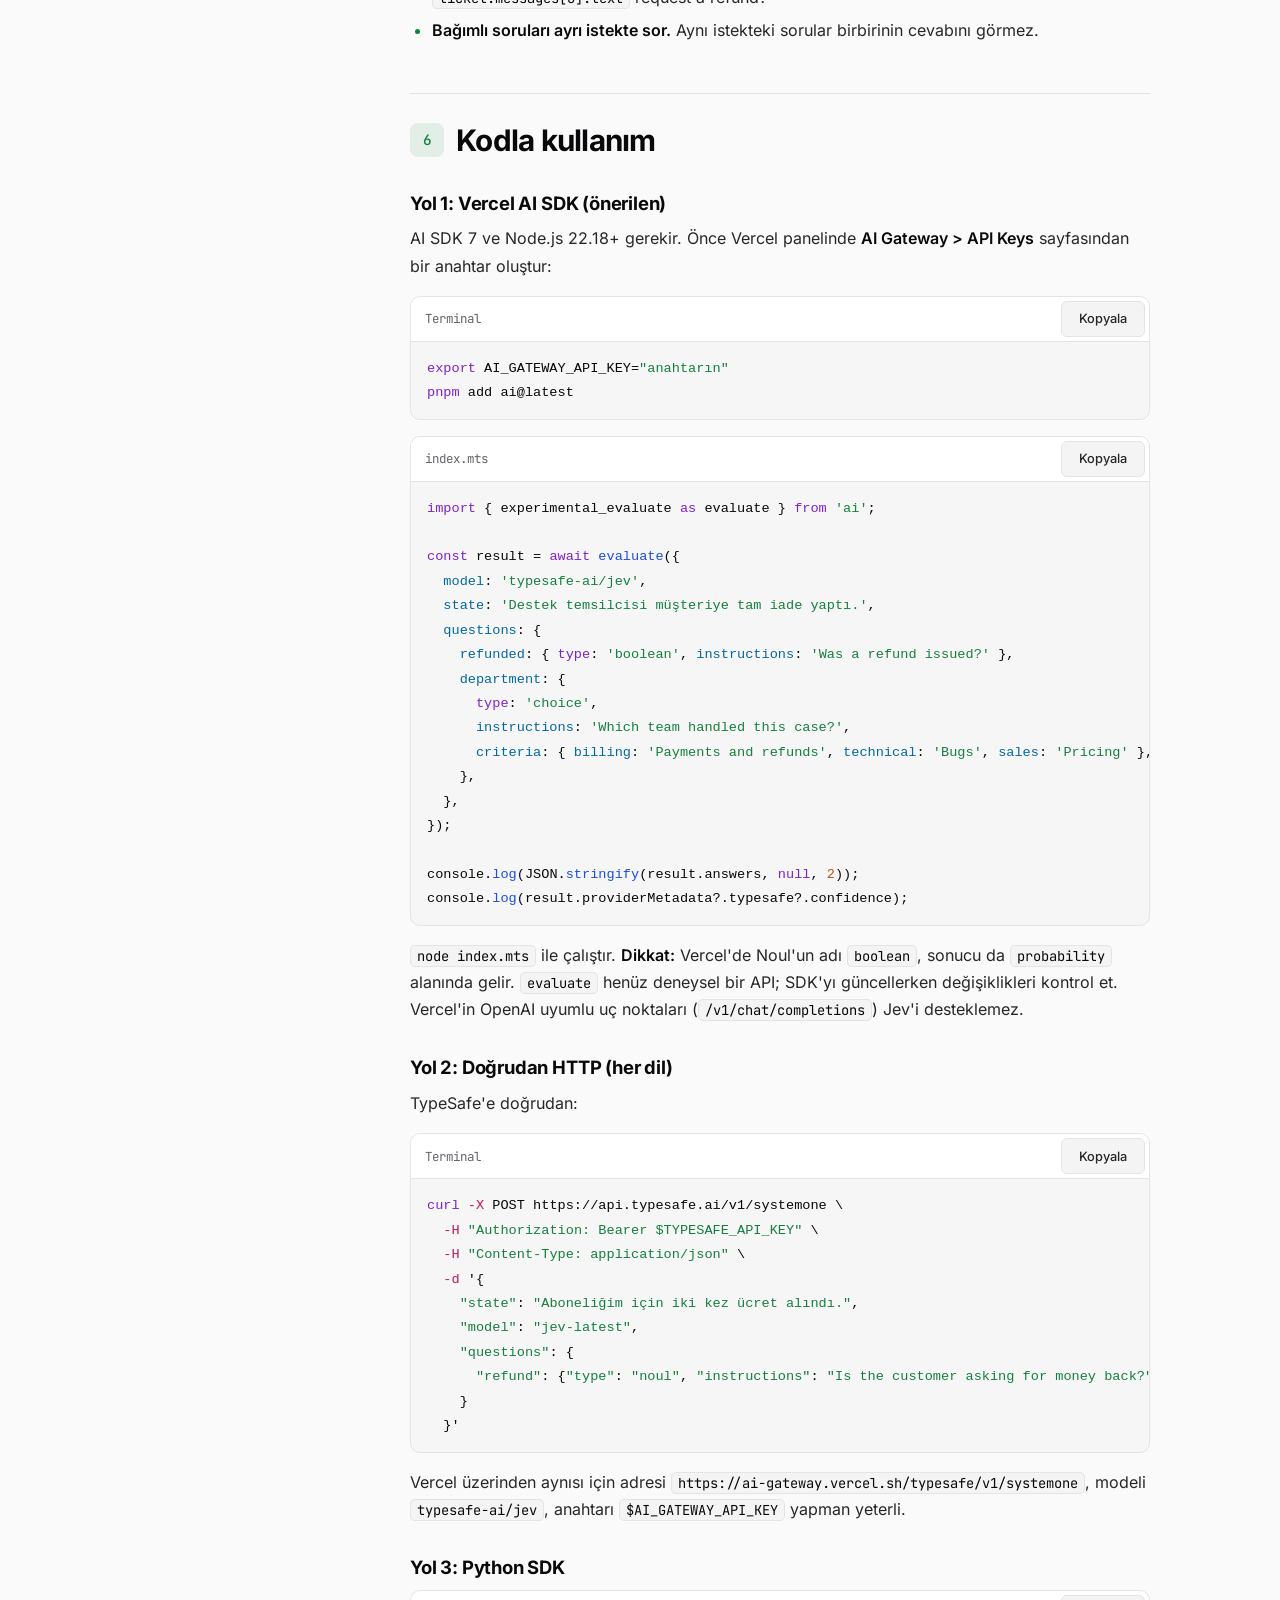
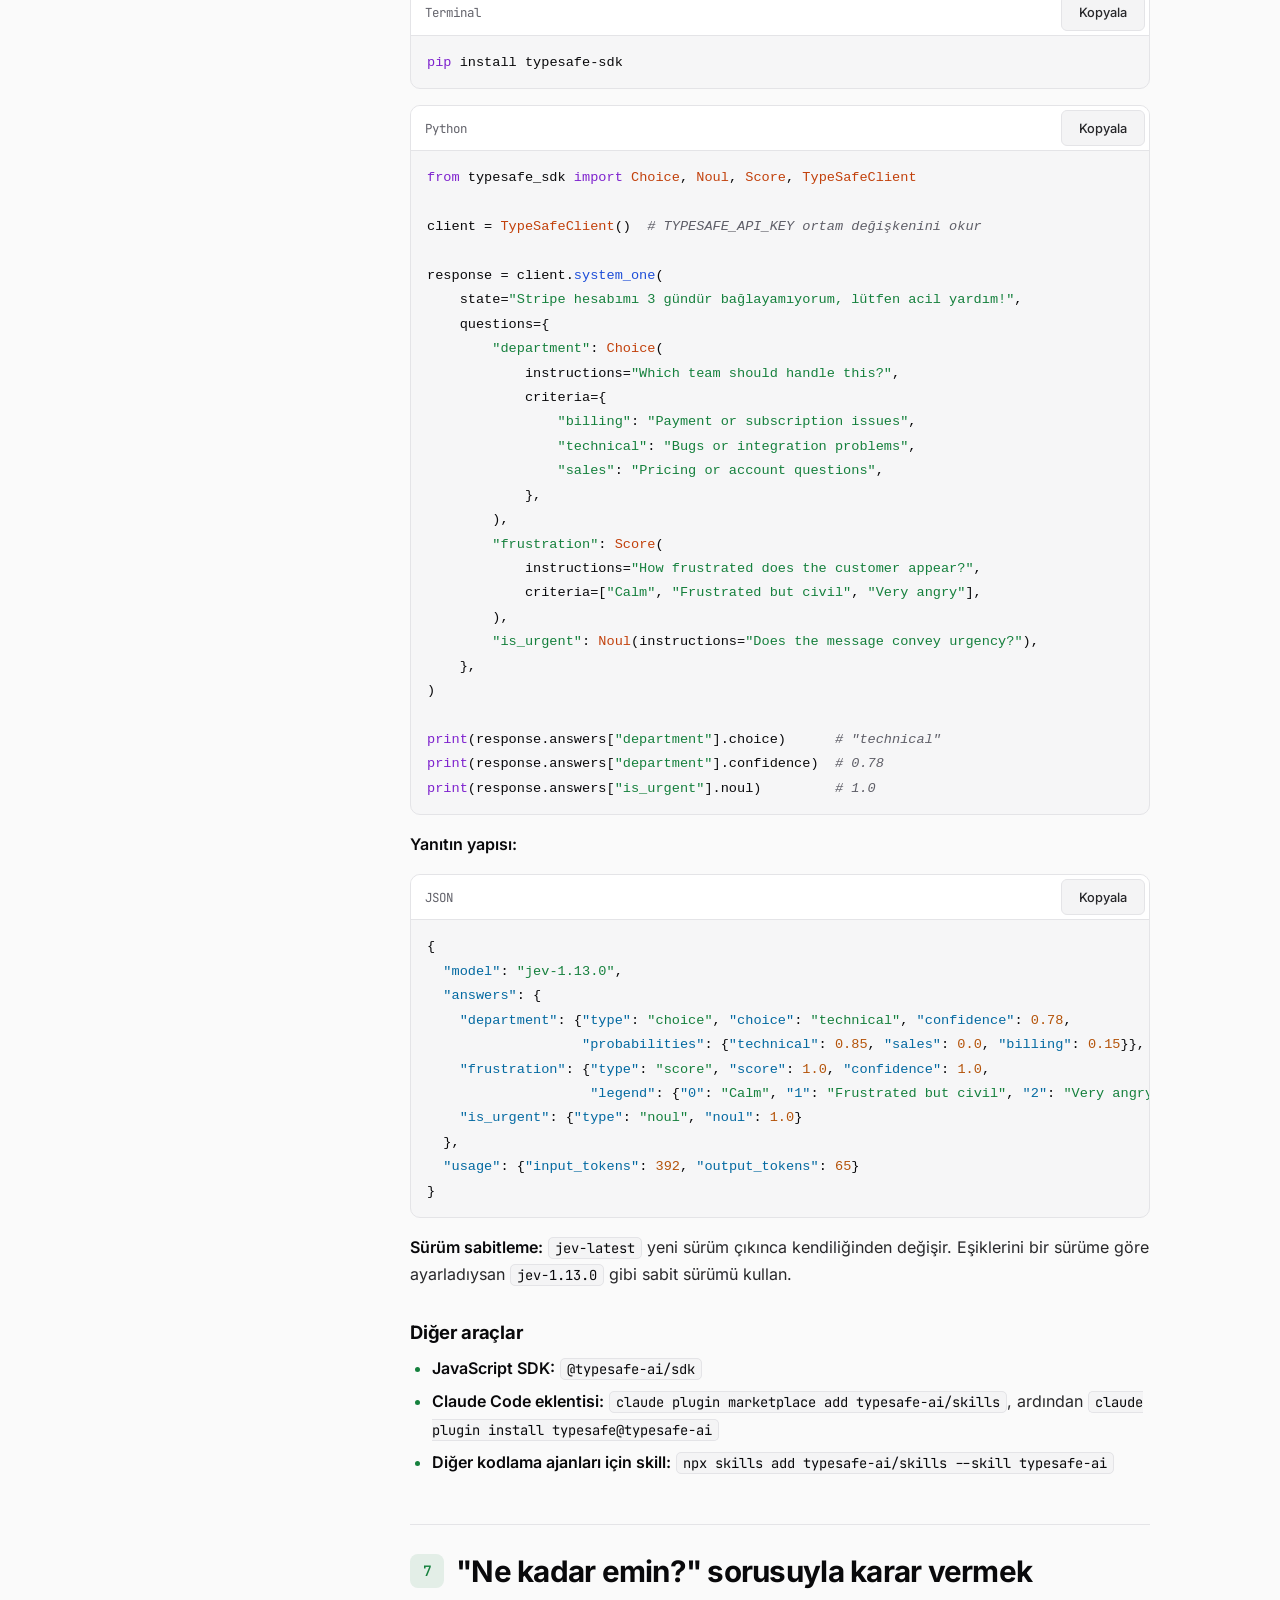
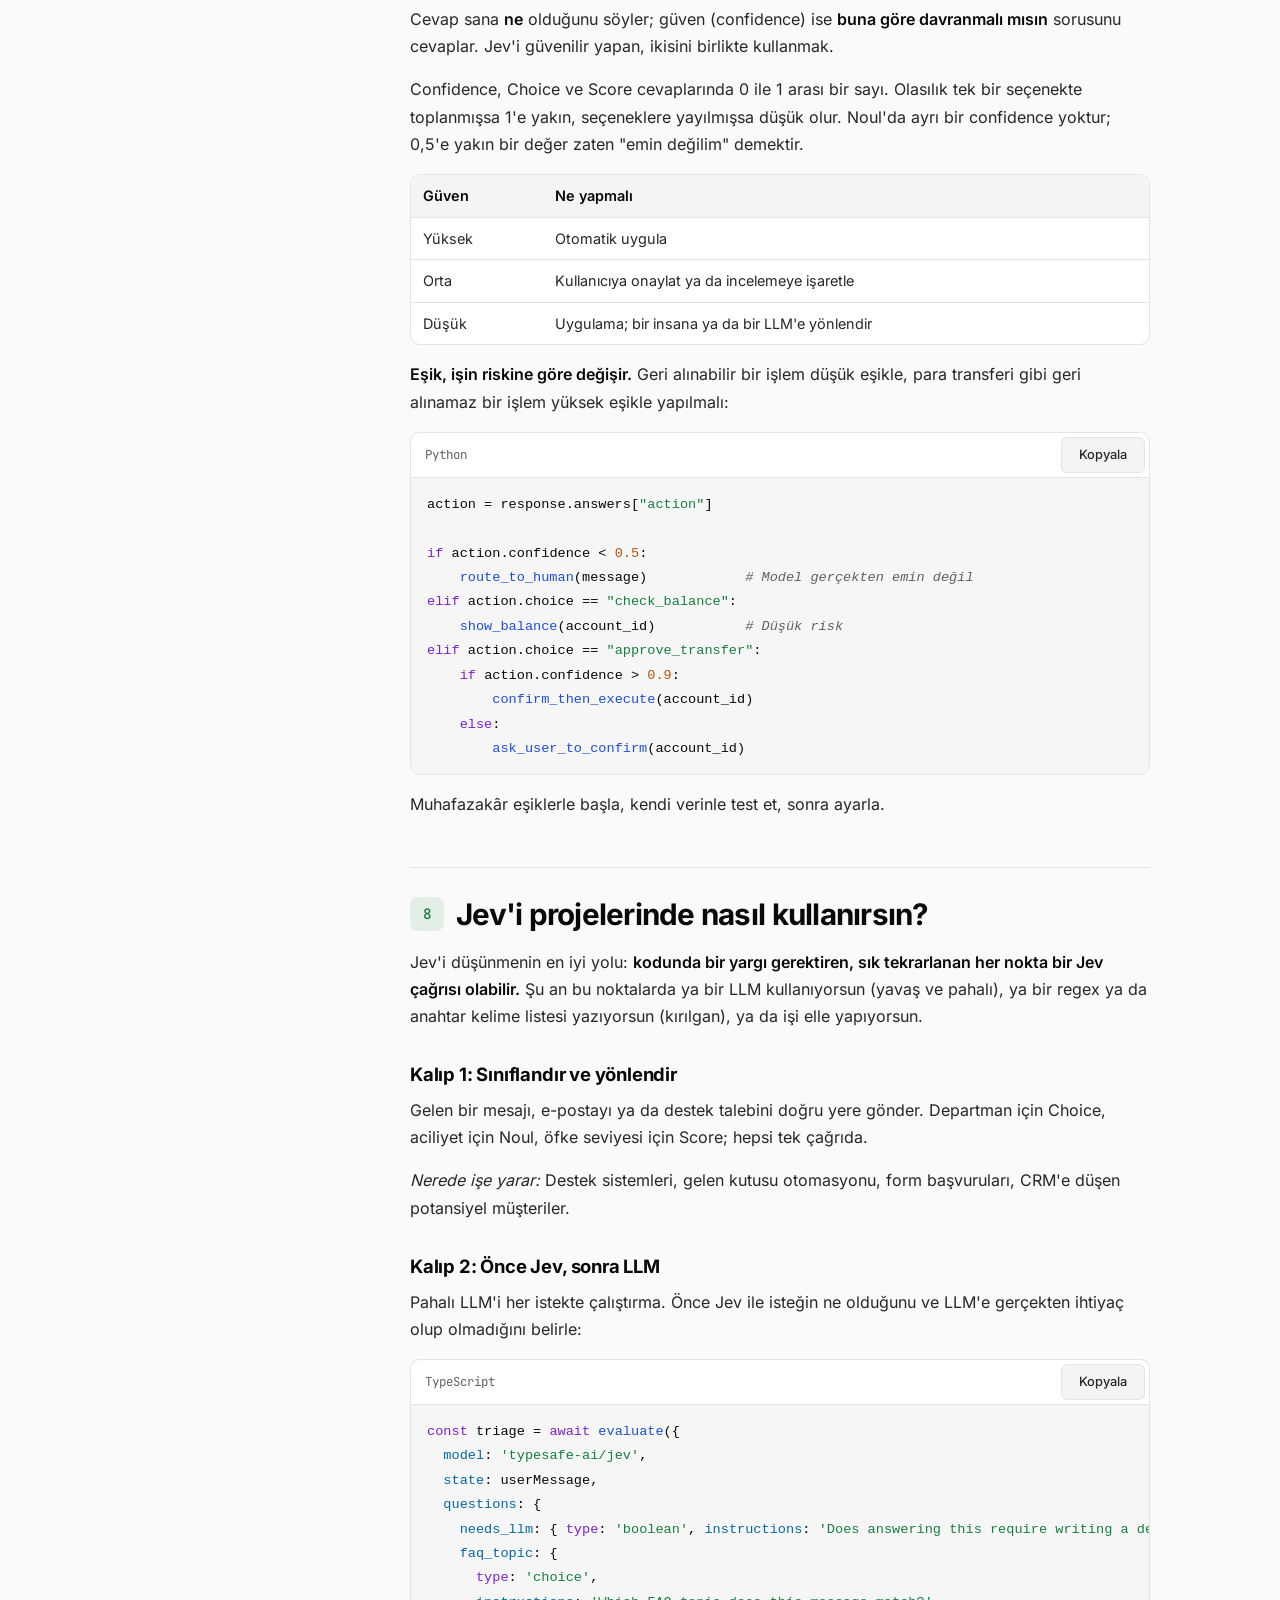
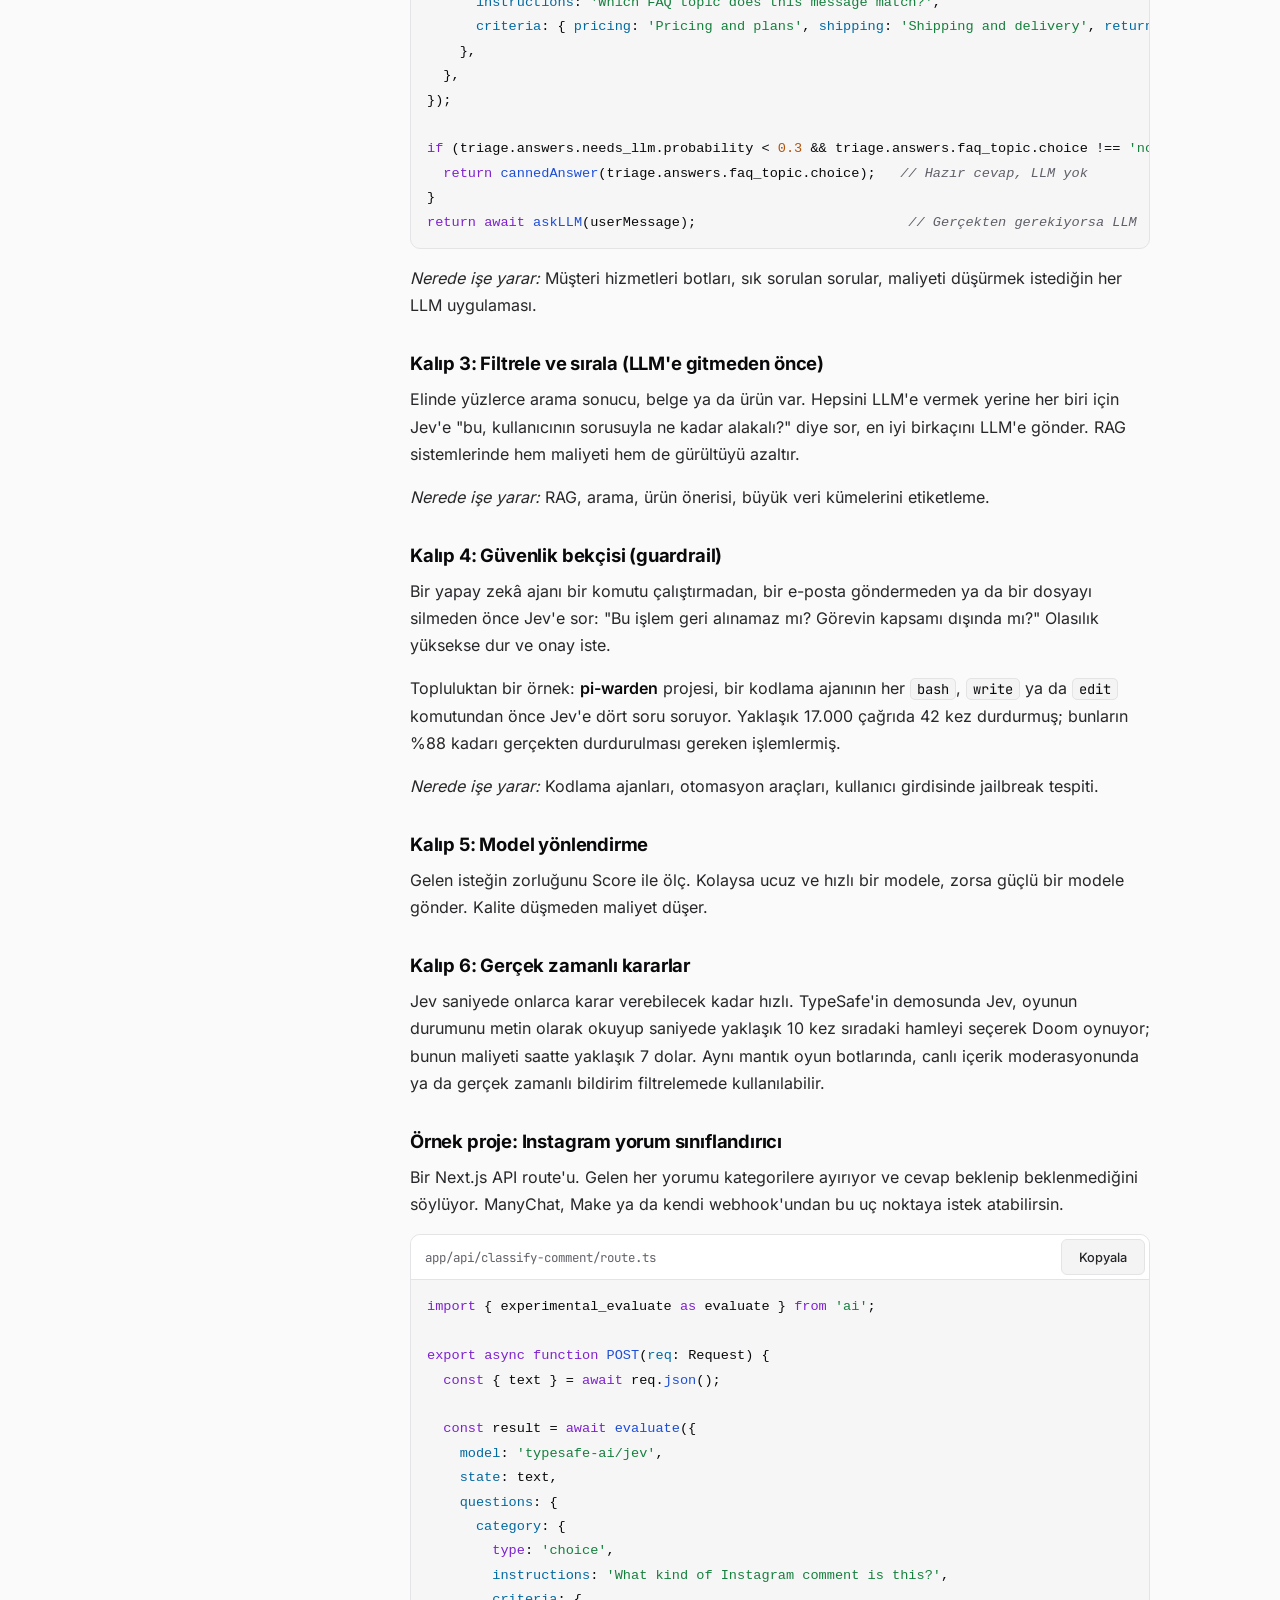
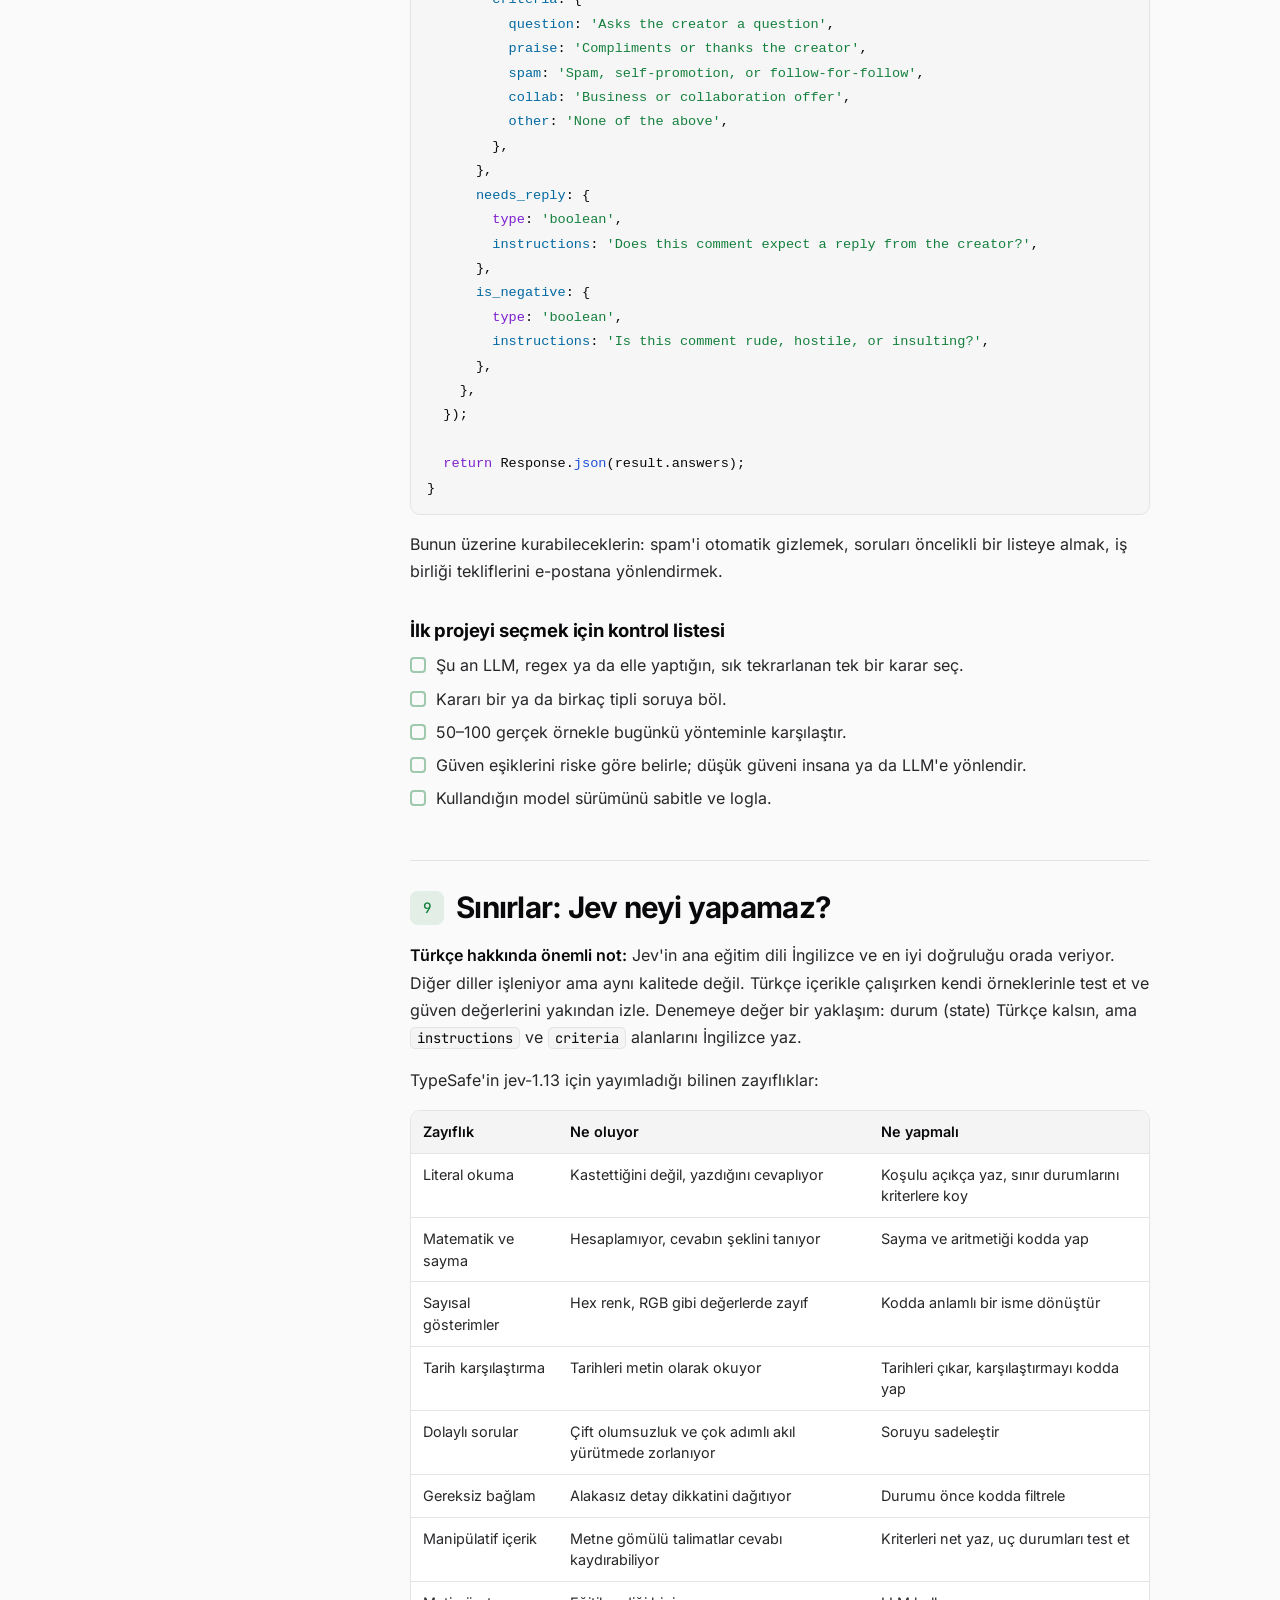
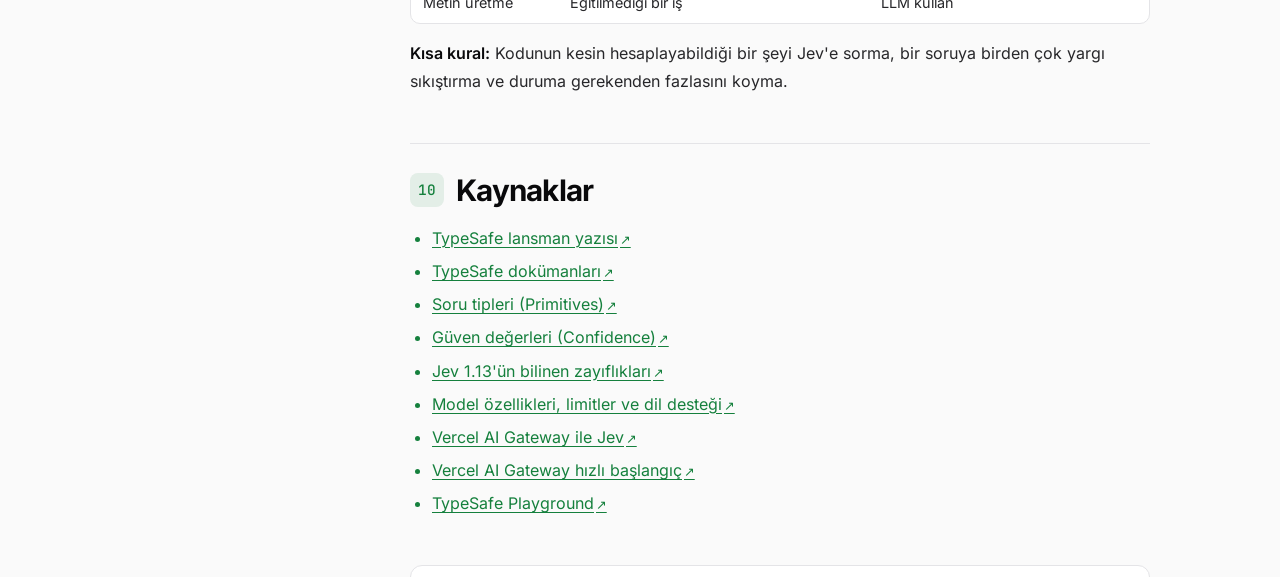
<file: jev-rehberi/index.html>
<!DOCTYPE html>
<html lang="tr">

<head>
    <meta charset="UTF-8">
    <meta name="viewport" content="width=device-width, initial-scale=1.0">
    <title>Jev Rehberi: LLM'lerden farkı, kullanımı ve projelere entegrasyonu</title>
    <meta name="description"
        content="TypeSafe'in Jev modeli için Türkçe rehber: LLM'lerden farkı, erişim, Playground, soru tipleri, kod örnekleri (AI SDK, HTTP, Python) ve projelere entegrasyon kalıpları.">
    <link rel="canonical" href="https://ulasucrak.com/jev-rehberi/">
    <meta name="theme-color" content="#09090B" media="(prefers-color-scheme: dark)">
    <meta name="theme-color" content="#FAFAFA" media="(prefers-color-scheme: light)">

    <link rel="icon" href="/favicon.ico" sizes="48x48">
    <link rel="icon" href="/favicon.svg" type="image/svg+xml">
    <link rel="apple-touch-icon" href="/apple-touch-icon.png">

    <meta property="og:type" content="article">
    <meta property="og:locale" content="tr_TR">
    <meta property="og:url" content="https://ulasucrak.com/jev-rehberi/">
    <meta property="og:site_name" content="Ulaş Uçrak">
    <meta property="og:title" content="Jev Rehberi: LLM'lerden farkı, kullanımı ve projelere entegrasyonu">
    <meta property="og:description"
        content="Metin yazmayan, sadece karar veren yapay zekâ. Jev'i nasıl deneyeceğini ve projelerine nasıl ekleyeceğini adım adım anlatan Türkçe rehber.">
    <meta property="og:image" content="https://ulasucrak.com/jev-rehberi/og-image.png">
    <meta property="og:image:width" content="1200">
    <meta property="og:image:height" content="630">
    <meta property="og:image:alt" content="Jev Rehberi — Ulaş Uçrak">
    <meta property="article:modified_time" content="2026-09-29">
    <meta name="twitter:card" content="summary_large_image">
    <meta name="twitter:title" content="Jev Rehberi: LLM'lerden farkı, kullanımı ve projelere entegrasyonu">
    <meta name="twitter:description"
        content="Metin yazmayan, sadece karar veren yapay zekâ: farkı, kullanımı ve projelere entegrasyonu.">
    <meta name="twitter:image" content="https://ulasucrak.com/jev-rehberi/og-image.png">

    <script>
        // Follows the system theme; a manual choice (toggle) overrides it.
        try { var t = localStorage.getItem('jev-theme'); if (t === 'light' || t === 'dark') document.documentElement.setAttribute('data-theme', t); } catch (e) { }
    </script>
    <link rel="preload" href="/jev-rehberi/fonts/inter-latin-wght-normal.woff2" as="font" type="font/woff2" crossorigin>

    <style>@font-face{font-family:'Inter';font-style: normal;font-display: swap;font-weight: 100 900;src:url(/jev-rehberi/fonts/inter-latin-ext-wght-normal.woff2) format('woff2');unicode-range: U+0100-02BA,U+02BD-02C5,U+02C7-02CC,U+02CE-02D7,U+02DD-02FF,U+0304,U+0308,U+0329,U+1D00-1DBF,U+1E00-1E9F,U+1EF2-1EFF,U+2020,U+20A0-20AB,U+20AD-20C0,U+2113,U+2C60-2C7F,U+A720-A7FF}@font-face{font-family:'Inter';font-style: normal;font-display: swap;font-weight: 100 900;src:url(/jev-rehberi/fonts/inter-latin-wght-normal.woff2) format('woff2');unicode-range: U+0000-00FF,U+0131,U+0152-0153,U+02BB-02BC,U+02C6,U+02DA,U+02DC,U+0304,U+0308,U+0329,U+2000-206F,U+20AC,U+2122,U+2191,U+2193,U+2212,U+2215,U+FEFF,U+FFFD}@font-face{font-family:'JetBrains Mono';font-style: normal;font-display: swap;font-weight: 400;src:url(/jev-rehberi/fonts/jetbrains-mono-latin-ext-400-normal.woff2) format('woff2');unicode-range: U+0100-02BA,U+02BD-02C5,U+02C7-02CC,U+02CE-02D7,U+02DD-02FF,U+0304,U+0308,U+0329,U+1D00-1DBF,U+1E00-1E9F,U+1EF2-1EFF,U+2020,U+20A0-20AB,U+20AD-20C0,U+2113,U+2C60-2C7F,U+A720-A7FF}@font-face{font-family:'JetBrains Mono';font-style: normal;font-display: swap;font-weight: 400;src:url(/jev-rehberi/fonts/jetbrains-mono-latin-400-normal.woff2) format('woff2');unicode-range: U+0000-00FF,U+0131,U+0152-0153,U+02BB-02BC,U+02C6,U+02DA,U+02DC,U+0304,U+0308,U+0329,U+2000-206F,U+20AC,U+2122,U+2191,U+2193,U+2212,U+2215,U+FEFF,U+FFFD}@font-face{font-family:'JetBrains Mono';font-style: normal;font-display: swap;font-weight: 500;src:url(/jev-rehberi/fonts/jetbrains-mono-latin-ext-500-normal.woff2) format('woff2');unicode-range: U+0100-02BA,U+02BD-02C5,U+02C7-02CC,U+02CE-02D7,U+02DD-02FF,U+0304,U+0308,U+0329,U+1D00-1DBF,U+1E00-1E9F,U+1EF2-1EFF,U+2020,U+20A0-20AB,U+20AD-20C0,U+2113,U+2C60-2C7F,U+A720-A7FF}@font-face{font-family:'JetBrains Mono';font-style: normal;font-display: swap;font-weight: 500;src:url(/jev-rehberi/fonts/jetbrains-mono-latin-500-normal.woff2) format('woff2');unicode-range: U+0000-00FF,U+0131,U+0152-0153,U+02BB-02BC,U+02C6,U+02DA,U+02DC,U+0304,U+0308,U+0329,U+2000-206F,U+20AC,U+2122,U+2191,U+2193,U+2212,U+2215,U+FEFF,U+FFFD}:root{color-scheme: dark;--bg: #09090B;--surface: #111114;--surface-2: #17171B;--fg: #F4F4F5;--fg-2: #D4D4D8;--muted: #A1A1AA;--subtle: #8B8B94;--line: #27272A;--line-strong: #3F3F46;--accent: #22C55E;--accent-fg: #052E14;--accent-soft: rgba(34,197,94,0.12);--accent-line: rgba(34,197,94,0.4);--code-bg: #0D0D10;--t-kw: #C084FC;--t-str: #86EFAC;--t-key: #7DD3FC;--t-num: #FBBF24;--t-com: #8B8B94;--t-fn: #60A5FA;--t-var: #F9A8D4;--t-type: #FDBA74;--font: 'Inter',system-ui,-apple-system,'Segoe UI',Roboto,sans-serif;--mono: 'JetBrains Mono',ui-monospace,SFMono-Regular,Menlo,Consolas,monospace;--top: 56px}:root[data-theme="light"]{color-scheme: light;--bg: #FAFAFA;--surface: #FFFFFF;--surface-2: #F4F4F5;--fg: #09090B;--fg-2: #27272A;--muted: #52525B;--subtle: #63636B;--line: #E4E4E7;--line-strong: #D4D4D8;--accent: #15803D;--accent-fg: #FFFFFF;--accent-soft: rgba(21,128,61,0.1);--accent-line: rgba(21,128,61,0.4);--code-bg: #F6F6F7;--t-kw: #7E22CE;--t-str: #15803D;--t-key: #0369A1;--t-num: #B45309;--t-com: #5F5F68;--t-fn: #1D4ED8;--t-var: #BE185D;--t-type: #C2410C}@media (prefers-color-scheme: light){:root:not([data-theme="dark"]){color-scheme: light;--bg: #FAFAFA;--surface: #FFFFFF;--surface-2: #F4F4F5;--fg: #09090B;--fg-2: #27272A;--muted: #52525B;--subtle: #63636B;--line: #E4E4E7;--line-strong: #D4D4D8;--accent: #15803D;--accent-fg: #FFFFFF;--accent-soft: rgba(21,128,61,0.1);--accent-line: rgba(21,128,61,0.4);--code-bg: #F6F6F7;--t-kw: #7E22CE;--t-str: #15803D;--t-key: #0369A1;--t-num: #B45309;--t-com: #5F5F68;--t-fn: #1D4ED8;--t-var: #BE185D;--t-type: #C2410C}}*,*::before,*::after{box-sizing: border-box;margin: 0;padding: 0}html{-webkit-text-size-adjust: 100%;scroll-padding-top: calc(var(--top) + 64px)}body{background: var(--bg);color: var(--fg);font-family: var(--font);font-size: 1rem;line-height: 1.7;-webkit-font-smoothing: antialiased;overflow-x: hidden}a{color: var(--accent);text-underline-offset: 3px}:focus-visible{outline: 2px solid var(--accent);outline-offset: 2px;border-radius: 4px}.skip{position: absolute;left: 12px;top: -60px;z-index: 100;padding: 10px 14px;background: var(--accent);color: var(--accent-fg);font-weight: 600;border-radius: 6px}.skip:focus{top: 10px}.topbar{position: sticky;top: 0;z-index: 30;height: var(--top);background: var(--bg);border-bottom: 1px solid var(--line)}.topbar-inner{max-width: 1120px;height: 100%;margin: 0 auto;padding: 0 16px;display: flex;align-items: center;justify-content: space-between;gap: 12px}.brand{display: inline-flex;align-items: center;gap: 10px;color: var(--fg);text-decoration: none;font-family: var(--mono);font-size: 0.9rem;font-weight: 500}.brand img{width: 28px;height: 28px;border-radius: 50%}.brand b{color: var(--accent);font-weight: 500}.icon-btn{display: grid;place-items: center;width: 44px;height: 44px;background: transparent;color: var(--muted);border: 1px solid var(--line);border-radius: 8px;cursor: pointer}.icon-btn svg{width: 18px;height: 18px;fill: none;stroke: currentColor;stroke-width: 2;stroke-linecap: round;stroke-linejoin: round}.icon-btn .i-moon{display: none}:root[data-theme="light"] .icon-btn .i-sun{display: none}:root[data-theme="light"] .icon-btn .i-moon{display: block}@media (prefers-color-scheme: light){:root:not([data-theme]) .icon-btn .i-sun{display: none}:root:not([data-theme]) .icon-btn .i-moon{display: block}}.hero{position: relative;max-width: 1120px;margin: 0 auto;padding: 36px 16px 28px}.hero::before{content: "";position: absolute;inset: 0;z-index: -1;background-image: linear-gradient(var(--line) 1px,transparent 1px),linear-gradient(90deg,var(--line) 1px,transparent 1px);background-size: 40px 40px;opacity: 0.45;-webkit-mask-image: radial-gradient(ellipse 80% 90% at 70% 30%,#000 10%,transparent 70%);mask-image: radial-gradient(ellipse 80% 90% at 70% 30%,#000 10%,transparent 70%);pointer-events: none}.chip{display: inline-flex;align-items: center;gap: 8px;padding: 4px 12px;border: 1px solid var(--line);border-radius: 999px;background: var(--surface);font-family: var(--mono);font-size: 0.78rem;color: var(--muted)}.chip i{width: 7px;height: 7px;border-radius: 50%;background: var(--accent)}.hero h1{font-size: clamp(2.4rem,9vw,4rem);line-height: 1.05;letter-spacing: -0.04em;margin: 18px 0 12px}.tagline{font-size: clamp(1.1rem,3.6vw,1.35rem);font-weight: 600;line-height: 1.4;letter-spacing: -0.01em;color: var(--fg);max-width: 34em;margin-bottom: 12px}.intro{color: var(--muted);max-width: 40em}.pills{display: flex;flex-wrap: wrap;gap: 8px;margin-top: 20px;list-style: none}.pills li{display: inline-flex;align-items: center;gap: 8px;padding: 8px 12px;background: var(--surface);border: 1px solid var(--line);border-radius: 8px;font-size: 0.875rem;color: var(--fg-2)}.pills b{font-family: var(--mono);font-weight: 500;color: var(--accent)}.toc-m{position: sticky;top: var(--top);z-index: 20;background: var(--bg);border-bottom: 1px solid var(--line)}.toc-m summary{display: flex;align-items: center;gap: 10px;min-height: 48px;padding: 0 16px;list-style: none;cursor: pointer;font-size: 0.9rem;font-weight: 600}.toc-m summary::-webkit-details-marker{display: none}.toc-m summary .cur{flex: 1;min-width: 0;overflow: hidden;text-overflow: ellipsis;white-space: nowrap;font-weight: 400;color: var(--muted)}.toc-m summary::after{content: "";width: 8px;height: 8px;border-right: 2px solid var(--muted);border-bottom: 2px solid var(--muted);transform: rotate(45deg) translateY(-3px);transition: transform 0.2s ease}.toc-m[open] summary::after{transform: rotate(-135deg) translateY(-2px)}.toc-m nav{max-height: 65vh;overflow-y: auto;padding: 0 8px 12px;border-top: 1px solid var(--line)}.toc-list{list-style: none}.toc-list a{display: flex;gap: 12px;padding: 10px 8px;color: var(--muted);text-decoration: none;font-size: 0.925rem;line-height: 1.4;border-radius: 6px}.toc-list a span{flex: none;width: 20px;font-family: var(--mono);font-size: 0.8rem;color: var(--subtle);padding-top: 1px}.toc-list a:hover{color: var(--fg);background: var(--surface)}.toc-list a.active{color: var(--fg);background: var(--accent-soft)}.toc-list a.active span{color: var(--accent)}.layout{max-width: 1120px;margin: 0 auto;padding: 8px 16px 48px}.toc-d{display: none}.prose{min-width: 0;max-width: 740px}.prose h2{display: flex;align-items: center;gap: 12px;font-size: clamp(1.45rem,5vw,1.85rem);line-height: 1.25;letter-spacing: -0.025em;margin: 48px 0 16px;padding-top: 28px;border-top: 1px solid var(--line)}.prose h2:first-child{margin-top: 16px}.h-num{display: grid;place-items: center;flex: none;min-width: 34px;height: 34px;padding: 0 6px;border-radius: 8px;background: var(--accent-soft);color: var(--accent);font-family: var(--mono);font-size: 0.9rem;font-weight: 500;letter-spacing: 0}.prose h3{font-size: 1.15rem;line-height: 1.35;letter-spacing: -0.01em;margin: 32px 0 10px}.anchor{margin-left: 8px;color: var(--subtle);text-decoration: none;font-weight: 400;opacity: 0;transition: opacity 0.15s ease}.prose h2 .anchor{margin-left: 0}h2:hover .anchor,h3:hover .anchor,.anchor:focus-visible{opacity: 1}@media (hover: none){.anchor{display: none}}.prose p,.prose ul,.prose ol,.prose blockquote,.prose .table-wrap,.prose .code{margin-bottom: 16px}.prose p,.prose li{color: var(--fg-2)}.prose strong{color: var(--fg);font-weight: 600}.prose ul,.prose ol{padding-left: 22px}.prose li{margin-bottom: 6px}.prose li::marker{color: var(--accent)}.prose li:has(>.check){list-style: none;margin-left: -22px;display: flex;gap: 10px;align-items: baseline}.check{flex: none;width: 16px;height: 16px;border: 2px solid var(--accent-line);border-radius: 4px;transform: translateY(2px)}.sr-only{position: absolute;width: 1px;height: 1px;overflow: hidden;clip: rect(0 0 0 0);white-space: nowrap}.prose a .ext{font-size: 0.8em;margin-left: 2px}.prose :not(pre)>code{font-family: var(--mono);font-size: 0.86em;padding: 1px 6px;border-radius: 5px;background: var(--surface-2);border: 1px solid var(--line);color: var(--fg);overflow-wrap: anywhere}.prose blockquote{padding: 12px 16px;border-left: 3px solid var(--accent);background: var(--surface);border-radius: 0 8px 8px 0}.prose blockquote p{margin: 0;color: var(--muted)}.table-wrap{overflow-x: auto;-webkit-overflow-scrolling: touch;border: 1px solid var(--line);border-radius: 10px;background: var(--surface)}.prose table{width: 100%;min-width: 520px;border-collapse: collapse;font-size: 0.9rem;line-height: 1.5}.prose th,.prose td{padding: 10px 12px;text-align: left;vertical-align: top;border-bottom: 1px solid var(--line)}.prose th{background: var(--surface-2);font-weight: 600;color: var(--fg);white-space: nowrap}.prose tr:last-child td{border-bottom: 0}.prose td{color: var(--fg-2)}.prose td code,.prose th code{white-space: nowrap;overflow-wrap: normal}.code{border: 1px solid var(--line);border-radius: 10px;background: var(--code-bg);overflow: hidden}.code-head{display: flex;align-items: center;justify-content: space-between;gap: 12px;padding: 4px 4px 4px 14px;border-bottom: 1px solid var(--line);background: var(--surface)}.code-lang{font-family: var(--mono);font-size: 0.78rem;color: var(--subtle);overflow: hidden;text-overflow: ellipsis;white-space: nowrap}.copy{flex: none;min-height: 36px;min-width: 84px;padding: 0 12px;border: 1px solid var(--line);border-radius: 6px;background: var(--surface-2);color: var(--fg-2);font: 500 0.8rem var(--font);cursor: pointer;transition: color 0.15s ease,border-color 0.15s ease}.copy:hover{border-color: var(--line-strong);color: var(--fg)}.copy.done{color: var(--accent);border-color: var(--accent-line)}.code pre{margin: 0;padding: 14px 16px;overflow-x: auto;-webkit-overflow-scrolling: touch;font-family: var(--mono);font-size: 0.8125rem;line-height: 1.65;color: var(--fg);tab-size: 2}.t-kw{color: var(--t-kw)}.t-str{color: var(--t-str)}.t-key{color: var(--t-key)}.t-num{color: var(--t-num)}.t-com{color: var(--t-com);font-style: italic}.t-fn{color: var(--t-fn)}.t-prop{color: var(--t-key)}.t-var,.t-flag{color: var(--t-var)}.t-type{color: var(--t-type)}.author{display: flex;gap: 16px;align-items: flex-start;margin-top: 48px;padding: 20px;border: 1px solid var(--line);border-radius: 12px;background: var(--surface)}.author img{flex: none;width: 64px;height: 64px;border-radius: 50%}.prose .author h2{display: block;font-size: 1.05rem;margin: 0 0 4px;padding: 0;border: 0;letter-spacing: -0.01em}.author p{color: var(--muted);font-size: 0.925rem;margin-bottom: 12px}.author-links{display: flex;flex-wrap: wrap;gap: 8px}.author-links a{display: inline-flex;align-items: center;min-height: 40px;padding: 0 14px;border-radius: 8px;font-size: 0.9rem;font-weight: 600;text-decoration: none}.author-links .primary{background: var(--accent);color: var(--accent-fg)}.author-links .secondary{border: 1px solid var(--line-strong);color: var(--fg)}.footer{max-width: 1120px;margin: 0 auto;padding: 20px 16px 40px;border-top: 1px solid var(--line);font-family: var(--mono);font-size: 0.78rem;color: var(--subtle)}.footer a{color: var(--muted)}@media (min-width: 1024px){.toc-m{display: none}html{scroll-padding-top: calc(var(--top) + 24px)}.hero{padding: 56px 24px 32px}.layout{display: grid;grid-template-columns: 250px minmax(0,1fr);gap: 56px;padding: 8px 24px 64px}.toc-d{display: block;position: sticky;top: calc(var(--top) + 24px);align-self: start;max-height: calc(100vh - var(--top) - 48px);overflow-y: auto;padding-right: 4px}.toc-d p{font-family: var(--mono);font-size: 0.75rem;text-transform: uppercase;letter-spacing: 0.08em;color: var(--subtle);margin: 0 0 8px 8px}.toc-list a{padding: 7px 8px;font-size: 0.875rem}.code pre{font-size: 0.85rem}}@media (prefers-reduced-motion: reduce){*{transition: none !important}}</style>
</head>

<body>
    <a class="skip" href="#icerik">İçeriğe geç</a>

    <header class="topbar">
        <div class="topbar-inner">
            <a class="brand" href="https://ulasucrak.com/">
                <img src="/jev-rehberi/avatar-56.png" alt="" width="28" height="28">
                <span>ulaş uçrak<b>_</b></span>
            </a>
            <button class="icon-btn" id="theme" type="button" aria-label="Açık/koyu tema değiştir">
                <svg class="i-sun" viewBox="0 0 24 24" aria-hidden="true">
                    <circle cx="12" cy="12" r="4" />
                    <path
                        d="M12 2v2M12 20v2M4.93 4.93l1.41 1.41M17.66 17.66l1.41 1.41M2 12h2M20 12h2M6.34 17.66l-1.41 1.41M19.07 4.93l-1.41 1.41" />
                </svg>
                <svg class="i-moon" viewBox="0 0 24 24" aria-hidden="true">
                    <path d="M12 3a6 6 0 0 0 9 9 9 9 0 1 1-9-9Z" />
                </svg>
            </button>
        </div>
    </header>

    <header class="hero">
        <span class="chip"><i aria-hidden="true"></i>Rehber · Son güncelleme: 29 Eylül 2026</span>
        <h1>Jev Rehberi</h1>
        <p class="tagline">Metin yazmayan, sadece karar veren yapay zekâ: LLM'lerden farkı, nasıl kullanılır, projelerine nasıl eklenir.</p>
        <p class="intro">Bu rehber, reel&#39;de anlattığım Jev modelini kendi projelerinde kullanabilmen için hazırlandı. Önce Jev&#39;in normal LLM&#39;lerden neden farklı olduğunu kısaca anlatıyorum, sonra adım adım nasıl deneyeceğini, en sonda da gerçek projelere nasıl entegre edebileceğini gösteriyorum.</p>
        <ul class="pills" aria-label="Kısaca Jev">
            <li><b>70–500 ms</b> yanıt süresi</li>
            <li><b>$0</b> çıktı token'ı</li>
            <li><b>Tipli</b> cevap: seçenek, puan, olasılık</li>
        </ul>
    </header>

    <details class="toc-m" id="toc-m">
        <summary>İçindekiler <span class="cur" id="toc-cur"></span></summary>
        <nav aria-label="İçindekiler">
            <ol class="toc-list">
                <li><a href="#nedir"><span>1</span>Jev nedir?</a></li>
<li><a href="#farki"><span>2</span>LLM&#39;lerden farkı nedir?</a></li>
<li><a href="#erisim"><span>3</span>Jev&#39;e nasıl erişirim?</a></li>
<li><a href="#playground"><span>4</span>Kod yazmadan dene: TypeSafe Playground</a></li>
<li><a href="#soru-tipleri"><span>5</span>Üç soru tipi ve iyi soru yazma</a></li>
<li><a href="#kod"><span>6</span>Kodla kullanım</a></li>
<li><a href="#guven"><span>7</span>&quot;Ne kadar emin?&quot; sorusuyla karar vermek</a></li>
<li><a href="#projeler"><span>8</span>Jev&#39;i projelerinde nasıl kullanırsın?</a></li>
<li><a href="#sinirlar"><span>9</span>Sınırlar: Jev neyi yapamaz?</a></li>
<li><a href="#kaynaklar"><span>10</span>Kaynaklar</a></li>
            </ol>
        </nav>
    </details>

    <div class="layout">
        <aside class="toc-d">
            <nav aria-label="İçindekiler">
                <p>İçindekiler</p>
                <ol class="toc-list">
                    <li><a href="#nedir"><span>1</span>Jev nedir?</a></li>
<li><a href="#farki"><span>2</span>LLM&#39;lerden farkı nedir?</a></li>
<li><a href="#erisim"><span>3</span>Jev&#39;e nasıl erişirim?</a></li>
<li><a href="#playground"><span>4</span>Kod yazmadan dene: TypeSafe Playground</a></li>
<li><a href="#soru-tipleri"><span>5</span>Üç soru tipi ve iyi soru yazma</a></li>
<li><a href="#kod"><span>6</span>Kodla kullanım</a></li>
<li><a href="#guven"><span>7</span>&quot;Ne kadar emin?&quot; sorusuyla karar vermek</a></li>
<li><a href="#projeler"><span>8</span>Jev&#39;i projelerinde nasıl kullanırsın?</a></li>
<li><a href="#sinirlar"><span>9</span>Sınırlar: Jev neyi yapamaz?</a></li>
<li><a href="#kaynaklar"><span>10</span>Kaynaklar</a></li>
                </ol>
            </nav>
        </aside>

        <main class="prose" id="icerik">
            <h2 id="nedir"><span class="h-num">1</span>Jev nedir?<a class="anchor" href="#nedir" aria-label="Bu başlığa bağlantı">#</a></h2>
<p>Jev, TypeSafe AI&#39;ın 15 Eylül 2026&#39;da tanıttığı bir yapay zekâ modeli. Şirketin kurucusu Diogo Almeida, OpenAI&#39;da ChatGPT&#39;nin temelini oluşturan InstructGPT çalışmasının yazarlarından biri.</p>
<p>Jev metin üretmez. Ona bir <strong>durum</strong> (metin ya da JSON) ve <strong>tipli sorular</strong> verirsin; o da her soruya bir seçenek, bir puan ya da bir olasılık döner. Tüm sorular tek çağrıda, aynı anda cevaplanır.</p>
<p>En basit benzetme: <strong>Jev akıllı bir <code>if</code> ifadesidir.</strong> Kodun <code>if (tutar &gt; 100)</code> gibi hesaplanabilir koşullarda sorunsuz çalışır, ama &quot;bu mesaj öfkeli mi?&quot; gibi bir yargıyla karşılaşınca tıkanır. Jev tam o yargıları, milisaniyeler içinde verir.</p>
<p>TypeSafe bu model sınıfına <strong>System One</strong> diyor. İsim, Daniel Kahneman&#39;ın <em>Hızlı ve Yavaş Düşünme</em> kitabından geliyor: System 1 hızlı ve sezgisel düşünce, System 2 yavaş ve derin düşünce. LLM&#39;ler System 2&#39;ye, Jev System 1&#39;e karşılık geliyor.</p>
<h2 id="farki"><span class="h-num">2</span>LLM&#39;lerden farkı nedir?<a class="anchor" href="#farki" aria-label="Bu başlığa bağlantı">#</a></h2>
<h3 id="cevabi-nasil-uretiyorlar">Cevabı nasıl üretiyorlar?<a class="anchor" href="#cevabi-nasil-uretiyorlar" aria-label="Bu başlığa bağlantı">#</a></h3>
<p>ChatGPT, Claude ya da Gemini gibi LLM&#39;ler <strong>otoregresif</strong> çalışır: cevabı token token, yani kelime parçası kelime parçası üretir. Her yeni token için modelin baştan bir hesaplama yapması gerekir. &quot;Bu yorum spam mı?&quot; sorusuna JSON formatında cevap istesen bile model o JSON&#39;u karakter karakter yazar. Bu hem süre hem de çıktı token&#39;ı maliyeti demek.</p>
<p>Jev ise hiç üretim yapmaz. Durumu bir kez okur ve tüm sorularının cevabını <strong>aynı ileri geçişte (forward pass)</strong> verir. Bu yüzden:</p>
<ul>
<li>Uçtan uca yanıt süresi <strong>70–500 milisaniye</strong>.</li>
<li><strong>Çıktı token&#39;ları ücretsiz.</strong> Sadece gönderdiğin metin kadar ödersin.</li>
<li>Soru eklemek süreyi neredeyse değiştirmez. TypeSafe&#39;in testinde 13 soruyu tek çağrıda sormak, 13 ayrı çağrı yapmaktan 11,5 kat ucuz ve 9,6 kat hızlı çıkmış.</li>
</ul>
<h3 id="ciktisi-ne-kadar-guvenilir">Çıktısı ne kadar güvenilir?<a class="anchor" href="#ciktisi-ne-kadar-guvenilir" aria-label="Bu başlığa bağlantı">#</a></h3>
<p>LLM&#39;lerden JSON istediğinde bazen bozuk JSON, beklenmeyen bir alan ya da listede olmayan bir seçenek gelir; bunu yakalamak için ayrıca doğrulama kodu yazarsın. Jev&#39;in çıktısı ise <strong>tiplidir</strong>: tanımladığın şemanın dışında bir değer döndüremez.</p>
<p>Bir incelik var: Jev geçersiz bir tip döndüremez, ama <strong>geçerli bir yanlış cevap</strong> verebilir. Yani &quot;halüsinasyon yapmaz&quot; iddiası sadece bu dar anlamda doğru. O yüzden her cevapla birlikte ne kadar emin olduğunu da söyler (bkz. Bölüm 7).</p>
<h3 id="neye-gore-egitildiler">Neye göre eğitildiler?<a class="anchor" href="#neye-gore-egitildiler" aria-label="Bu başlığa bağlantı">#</a></h3>
<p>LLM&#39;ler büyük ölçüde <strong>RLHF</strong> (insan geri bildirimiyle pekiştirmeli öğrenme) ile eğitilir: insanların beğendiği cevapları vermeyi öğrenirler. Bu sohbet için harika, ama modelin &quot;ne kadar emin olduğu&quot; bilgisini bozar; LLM&#39;ler yanlışken bile kendinden emin konuşabilir.</p>
<p>Jev, TypeSafe&#39;in <strong>RLCD</strong> (Reinforcement Learning for Calibrated Decisions) adını verdiği yöntemle eğitildi. Hedef, gerçekle örtüşen olasılıklar vermek: Jev 100 farklı girdide &quot;0,9&quot; diyorsa bunların yaklaşık 90&#39;ının doğru çıkması gerekir.</p>
<h3 id="karsilastirma">Karşılaştırma<a class="anchor" href="#karsilastirma" aria-label="Bu başlığa bağlantı">#</a></h3>
<div class="table-wrap" tabindex="0" role="region" aria-label="Tablo"><table>
<thead>
<tr>
<th><span class="sr-only">Özellik</span></th>
<th>LLM (ChatGPT, Claude, Gemini)</th>
<th>Jev</th>
</tr>
</thead>
<tbody><tr>
<td>Çıktı</td>
<td>Serbest metin</td>
<td>Seçenek, puan ya da olasılık</td>
</tr>
<tr>
<td>Üretim</td>
<td>Token token, sıralı</td>
<td>Tek geçişte, tüm sorular paralel</td>
</tr>
<tr>
<td>Tipik süre</td>
<td>Saniyeler</td>
<td>70–500 ms</td>
</tr>
<tr>
<td>Çıktı maliyeti</td>
<td>Her token ücretli</td>
<td>Ücretsiz</td>
</tr>
<tr>
<td>Şema dışı cevap</td>
<td>Mümkün, doğrulama gerekir</td>
<td>Mümkün değil</td>
</tr>
<tr>
<td>Belirsizlik</td>
<td>Genelde belirtmez</td>
<td>Her cevapta olasılık ve güven</td>
</tr>
<tr>
<td>Metin yazma, akıl yürütme</td>
<td>Güçlü</td>
<td>Yapamaz</td>
</tr>
<tr>
<td>Görsel, ses</td>
<td>Model destekliyorsa</td>
<td>Sadece metin</td>
</tr>
</tbody></table></div>
<h3 id="rakamlar-ne-diyor">Rakamlar ne diyor?<a class="anchor" href="#rakamlar-ne-diyor" aria-label="Bu başlığa bağlantı">#</a></h3>
<p>Every&#39;nin CEO&#39;su Dan Shipper, aynı dört yazım kontrolünü on iki metin üzerinde hem Jev&#39;e hem Claude Fable 5.1&#39;e yaptırdı. Jev metin başına medyan <strong>0,35 saniye</strong>, Fable <strong>8,83 saniye</strong> sürdü; Jev yaklaşık <strong>580 kat daha ucuzdu</strong>. Doğruluk tarafında ise Jev yedi hatanın altısını, Fable yedisini de yakaladı.</p>
<p>Özetle: çok daha hızlı ve ucuz, biraz daha az isabetli. TypeSafe&#39;in kendi lansmanında verdiği &quot;193 kat hızlı, 444 kat ucuz&quot; rakamlarını ise şirket de gerçek dünya kazançlarının üst ucu olarak tanımlıyor.</p>
<h3 id="hangisini-ne-zaman-kullanmali">Hangisini ne zaman kullanmalı?<a class="anchor" href="#hangisini-ne-zaman-kullanmali" aria-label="Bu başlığa bağlantı">#</a></h3>
<p><strong>Jev&#39;i kullan:</strong> Kararın bir listeden seçim, bir ölçekte puan ya da evet/hayır olduğu, sık tekrarlanan ve hızlı olması gereken işlerde. Sınıflandırma, yönlendirme, filtreleme, denetim, sıralama.</p>
<p><strong>LLM kullan:</strong> Metin yazman, özetlemen, kod üretmen, çok adımlı akıl yürütmen ya da cevabın önceden tanımlanamadığı durumlarda.</p>
<p><strong>En iyisi ikisini birlikte kullanmak.</strong> Jev&#39;i LLM&#39;in önüne bir &quot;hızlı refleks&quot; katmanı olarak koyarsın; LLM sadece gerçekten gerektiğinde devreye girer. Bölüm 8&#39;de bunun kalıplarını gösteriyorum.</p>
<h2 id="erisim"><span class="h-num">3</span>Jev&#39;e nasıl erişirim?<a class="anchor" href="#erisim" aria-label="Bu başlığa bağlantı">#</a></h2>
<p>Üç yol var. Başlangıç için en pratiği <strong>Vercel AI Gateway</strong>.</p>
<div class="table-wrap" tabindex="0" role="region" aria-label="Tablo"><table>
<thead>
<tr>
<th>Yol</th>
<th>Model adı</th>
<th>Anahtar</th>
<th>Ne zaman seçilir</th>
</tr>
</thead>
<tbody><tr>
<td><a href="https://vercel.com/docs/ai-gateway/getting-started/evaluation" target="_blank" rel="noopener noreferrer">Vercel AI Gateway<span class="ext" aria-hidden="true">↗</span></a></td>
<td><code>typesafe-ai/jev</code></td>
<td><code>AI_GATEWAY_API_KEY</code></td>
<td>TypeScript/Next.js projeleri, tek faturada birden çok model</td>
</tr>
<tr>
<td><a href="https://console.typesafe.ai" target="_blank" rel="noopener noreferrer">TypeSafe konsolu<span class="ext" aria-hidden="true">↗</span></a></td>
<td><code>jev-latest</code>, <code>jev-1.13.0</code></td>
<td><code>TYPESAFE_API_KEY</code></td>
<td>Playground&#39;da görsel deneme, Python SDK</td>
</tr>
<tr>
<td><a href="https://openrouter.ai/typesafe" target="_blank" rel="noopener noreferrer">OpenRouter<span class="ext" aria-hidden="true">↗</span></a></td>
<td><code>typesafe/jev-latest</code>, <code>typesafe/jev-1.13</code></td>
<td>OpenRouter anahtarı</td>
<td>Zaten OpenRouter kullanıyorsan</td>
</tr>
</tbody></table></div>
<p><strong>Erişim durumu hakkında:</strong> TypeSafe 20 Eylül&#39;de kayıtları herkese açtı, yoğunluk nedeniyle 22 Eylül&#39;de yeni kayıtları geçici olarak durdurdu. Hesabın varsa konsolda <strong>Billing</strong> sayfasından kredi yükleyerek kullanabilirsin. Vercel ve OpenRouter üzerinden erişim TypeSafe kaydına bağlı değil.</p>
<p><strong>Fiyat:</strong> Milyon girdi token&#39;ı başına 0,042 dolar, çıktı ücretsiz. Vercel her takıma aylık ücretsiz AI Gateway kredisi veriyor; ancak bu ücretsiz katman modellerin bir alt kümesini kapsıyor. Jev&#39;in dahil olup olmadığını <a href="https://vercel.com/ai-gateway/models?freeTier=true" target="_blank" rel="noopener noreferrer">Free Tier modelleri listesinden<span class="ext" aria-hidden="true">↗</span></a> kontrol et.</p>
<h3 id="teknik-ozellikler-jev-1-13">Teknik özellikler (jev-1.13)<a class="anchor" href="#teknik-ozellikler-jev-1-13" aria-label="Bu başlığa bağlantı">#</a></h3>
<div class="table-wrap" tabindex="0" role="region" aria-label="Tablo"><table>
<thead>
<tr>
<th>Özellik</th>
<th>Değer</th>
</tr>
</thead>
<tbody><tr>
<td>Bağlam</td>
<td>İstek başına 64k token; durum + en uzun soru için 32k</td>
</tr>
<tr>
<td>Girdi</td>
<td>Sadece metin (string, JSON ya da metin dizisi)</td>
</tr>
<tr>
<td>Hız limiti</td>
<td>250.000 token/sn, 1.200 istek/dk</td>
</tr>
</tbody></table></div>
<h2 id="playground"><span class="h-num">4</span>Kod yazmadan dene: TypeSafe Playground<a class="anchor" href="#playground" aria-label="Bu başlığa bağlantı">#</a></h2>
<p><a href="https://console.typesafe.ai/playground" target="_blank" rel="noopener noreferrer">console.typesafe.ai/playground<span class="ext" aria-hidden="true">↗</span></a> üzerinden Jev&#39;e kod yazmadan soru sorabilirsin. Hesabında kredi olması gerekiyor.</p>
<ol>
<li><strong>Giriş yap.</strong> Sayfa önce birkaç saniyelik bir güvenlik doğrulaması gösterir.</li>
<li><strong>State paneli (üst):</strong> Değerlendirilecek içeriği buraya yaz. Düz metin ya da JSON olabilir.</li>
<li><strong>Questions paneli (alt):</strong> Boş editörde <code>{</code> yazınca soru tipi menüsü açılır: <strong>Noul</strong>, <strong>Score</strong>, <strong>Choice</strong>. Her soru bir anahtar (ör. <code>is_urgent</code>), bir <code>type</code>, bir <code>instructions</code> ve gerekirse <code>criteria</code> içerir.</li>
<li><strong>Model seç (sol alt):</strong> Varsayılan <code>jev-latest</code>. <code>+</code> ile ikinci bir model ekleyip sonuçları yan yana karşılaştırabilirsin.</li>
<li><strong>Çalıştır:</strong> &quot;Run request&quot; düğmesi ya da <code>Ctrl + Enter</code>. Sağ panelde her sorunun sonucu görünür; <code>&lt;/&gt;</code> düğmesiyle ham JSON&#39;a geçebilirsin.</li>
<li><strong>Paylaş:</strong> &quot;Share&quot; düğmesi isteğinin paylaşılabilir linkini üretir.</li>
</ol>
<p><strong>Hazır örneklerle başla.</strong> Sağ paneldeki &quot;Learn to TypeSafe&quot; bölümünde her soru tipi için adım adım bir ders var:</p>
<div class="table-wrap" tabindex="0" role="region" aria-label="Tablo"><table>
<thead>
<tr>
<th>Örnek</th>
<th>Soru tipi</th>
<th>Ne öğretir</th>
</tr>
</thead>
<tbody><tr>
<td>Is hotdog a sandwich?</td>
<td>Noul</td>
<td>Tek bir evet/hayır olasılığı</td>
</tr>
<tr>
<td>What color is the sky?</td>
<td>Choice</td>
<td>Seçenekler arasından seçim</td>
</tr>
<tr>
<td>Can monkeys create art?</td>
<td>Score</td>
<td>Sıralı seviyelerle puanlama</td>
</tr>
<tr>
<td>Resumé screening</td>
<td>Karışık</td>
<td>7 soruyla CV değerlendirme</td>
</tr>
<tr>
<td>Support agent audit</td>
<td>Karışık</td>
<td>Destek sohbeti denetimi</td>
</tr>
<tr>
<td>LLM guardrails</td>
<td>Karışık</td>
<td>Jailbreak ve zarar tespiti</td>
</tr>
</tbody></table></div>
<p>CV örneğinden iki ipucu: <code>instructions</code> bir nesne de olabilir, ör. <code>{&quot;question&quot;: &quot;...&quot;, &quot;today&quot;: &quot;September 15, 2026&quot;}</code>; böylece bugünün tarihi gibi bağlamı soruya iliştirirsin. Score kriterlerini de sadece etiket olarak değil, her seviyenin ne anlama geldiğini anlatan tam cümleler olarak yaz.</p>
<h2 id="soru-tipleri"><span class="h-num">5</span>Üç soru tipi ve iyi soru yazma<a class="anchor" href="#soru-tipleri" aria-label="Bu başlığa bağlantı">#</a></h2>
<p>Her soru <strong>tek bir anlık yargı</strong> sormalı; bilgili bir insanın doğru bağlamla bir saniyede vereceği türden. &quot;Bu mesaj aciliyet içeriyor mu?&quot; iyi bir soru. &quot;Bu mesajı analiz et ve en iyi aksiyonu belirle&quot; değil.</p>
<div class="table-wrap" tabindex="0" role="region" aria-label="Tablo"><table>
<thead>
<tr>
<th>Tip</th>
<th>Sorduğu</th>
<th>Döndürdüğü</th>
<th>Örnek kullanım</th>
</tr>
</thead>
<tbody><tr>
<td><strong>Noul</strong></td>
<td>Bu doğru mu?</td>
<td>0–1 arası evet olasılığı</td>
<td>İade isteniyor mu? Kişisel veri var mı?</td>
</tr>
<tr>
<td><strong>Choice</strong></td>
<td>Hangisi?</td>
<td>Seçim + her seçeneğin olasılığı + güven</td>
<td>Hangi departman? Hangi belge türü?</td>
</tr>
<tr>
<td><strong>Score</strong></td>
<td>Hangi seviye?</td>
<td>Puan + olasılıklar + güven</td>
<td>Hata ne kadar ciddi? Müşteri ne kadar sinirli?</td>
</tr>
</tbody></table></div>
<blockquote>
<p>&quot;Noul&quot; ismi Bernoulli olasılığından geliyor; bool&#39;a benziyor ama kesin doğru/yanlış yerine bir olasılık döndürüyor.</p>
</blockquote>
<p><strong>Örnek istek (bir destek mesajı, üç tip bir arada):</strong></p>
<div class="code">
<div class="code-head"><span class="code-lang">JSON</span><button class="copy" type="button" aria-label="Kodu kopyala">Kopyala</button></div>
<pre tabindex="0"><code class="lang-json">{
  <span class="t-str t-key">&quot;state&quot;</span>: <span class="t-str">&quot;Stripe hesabımı 3 gündür bağlayamıyorum, sürekli hata veriyor. Satış kaybediyorum, lütfen acil yardım!&quot;</span>,
  <span class="t-str t-key">&quot;model&quot;</span>: <span class="t-str">&quot;jev-latest&quot;</span>,
  <span class="t-str t-key">&quot;questions&quot;</span>: {
    <span class="t-str t-key">&quot;department&quot;</span>: {
      <span class="t-str t-key">&quot;type&quot;</span>: <span class="t-str">&quot;choice&quot;</span>,
      <span class="t-str t-key">&quot;instructions&quot;</span>: <span class="t-str">&quot;Which team should handle this?&quot;</span>,
      <span class="t-str t-key">&quot;criteria&quot;</span>: {
        <span class="t-str t-key">&quot;billing&quot;</span>: <span class="t-str">&quot;Payment or subscription issues&quot;</span>,
        <span class="t-str t-key">&quot;technical&quot;</span>: <span class="t-str">&quot;Bugs or integration problems&quot;</span>,
        <span class="t-str t-key">&quot;sales&quot;</span>: <span class="t-str">&quot;Pricing or account questions&quot;</span>
      }
    },
    <span class="t-str t-key">&quot;frustration&quot;</span>: {
      <span class="t-str t-key">&quot;type&quot;</span>: <span class="t-str">&quot;score&quot;</span>,
      <span class="t-str t-key">&quot;instructions&quot;</span>: <span class="t-str">&quot;How frustrated does the customer appear?&quot;</span>,
      <span class="t-str t-key">&quot;criteria&quot;</span>: [<span class="t-str">&quot;Calm, just stating facts&quot;</span>, <span class="t-str">&quot;Frustrated but civil&quot;</span>, <span class="t-str">&quot;Very angry, strong language&quot;</span>]
    },
    <span class="t-str t-key">&quot;is_urgent&quot;</span>: {
      <span class="t-str t-key">&quot;type&quot;</span>: <span class="t-str">&quot;noul&quot;</span>,
      <span class="t-str t-key">&quot;instructions&quot;</span>: <span class="t-str">&quot;Does the message convey urgency or time-sensitivity?&quot;</span>
    }
  }
}</code></pre>
</div>
<p><strong>Altın kurallar:</strong></p>
<ul>
<li><strong>Anahtar modele gitmez.</strong> <code>is_urgent</code> sadece senin kodun için. Sorunun tamamını <code>instructions</code> içine yaz.</li>
<li><strong>Karmaşık yargıyı böl.</strong> &quot;Bu girişimi puanla&quot; yerine pazar büyüklüğü, teknik fizibilite ve farklılaşmayı ayrı ayrı sor; ağırlıkları kodda ver.</li>
<li><strong>Aklına gelen soruları ekle.</strong> Ek soru neredeyse hiç süre eklemiyor; belki lazım olacak soruları da aynı çağrıya koy.</li>
<li><strong>Choice&#39;a kaçış seçeneği koy.</strong> Liste her girdiyi kapsamayabilecekse <code>other</code> ya da <code>none</code> ekle.</li>
<li><strong>Noul ile Score&#39;u karıştırma.</strong> Noul&#39;da 0,5 &quot;orta seviye&quot; değil, &quot;emin değilim&quot; demek. Seviye ölçmek istiyorsan Score kullan.</li>
<li><strong>Durumun belli bir kısmını işaret et.</strong> JSON durumda alan yolunu ters tırnakla yaz: &quot;Does <code>ticket.messages[0].text</code> request a refund?&quot;</li>
<li><strong>Bağımlı soruları ayrı istekte sor.</strong> Aynı istekteki sorular birbirinin cevabını görmez.</li>
</ul>
<h2 id="kod"><span class="h-num">6</span>Kodla kullanım<a class="anchor" href="#kod" aria-label="Bu başlığa bağlantı">#</a></h2>
<h3 id="yol-1-vercel-ai-sdk-onerilen">Yol 1: Vercel AI SDK (önerilen)<a class="anchor" href="#yol-1-vercel-ai-sdk-onerilen" aria-label="Bu başlığa bağlantı">#</a></h3>
<p>AI SDK 7 ve Node.js 22.18+ gerekir. Önce Vercel panelinde <strong>AI Gateway &gt; API Keys</strong> sayfasından bir anahtar oluştur:</p>
<div class="code">
<div class="code-head"><span class="code-lang">Terminal</span><button class="copy" type="button" aria-label="Kodu kopyala">Kopyala</button></div>
<pre tabindex="0"><code class="lang-bash"><span class="t-kw">export</span> AI_GATEWAY_API_KEY=<span class="t-str">&quot;anahtarın&quot;</span>
<span class="t-kw">pnpm</span> add ai@latest</code></pre>
</div>
<div class="code">
<div class="code-head"><span class="code-lang">index.mts</span><button class="copy" type="button" aria-label="Kodu kopyala">Kopyala</button></div>
<pre tabindex="0"><code class="lang-typescript"><span class="t-kw">import</span> { experimental_evaluate <span class="t-kw">as</span> evaluate } <span class="t-kw">from</span> <span class="t-str">'ai'</span>;

<span class="t-kw">const</span> result = <span class="t-kw">await</span> <span class="t-fn">evaluate</span>({
  <span class="t-prop">model</span>: <span class="t-str">'typesafe-ai/jev'</span>,
  <span class="t-prop">state</span>: <span class="t-str">'Destek temsilcisi müşteriye tam iade yaptı.'</span>,
  <span class="t-prop">questions</span>: {
    <span class="t-prop">refunded</span>: { <span class="t-kw">type</span>: <span class="t-str">'boolean'</span>, <span class="t-prop">instructions</span>: <span class="t-str">'Was a refund issued?'</span> },
    <span class="t-prop">department</span>: {
      <span class="t-kw">type</span>: <span class="t-str">'choice'</span>,
      <span class="t-prop">instructions</span>: <span class="t-str">'Which team handled this case?'</span>,
      <span class="t-prop">criteria</span>: { <span class="t-prop">billing</span>: <span class="t-str">'Payments and refunds'</span>, <span class="t-prop">technical</span>: <span class="t-str">'Bugs'</span>, <span class="t-prop">sales</span>: <span class="t-str">'Pricing'</span> },
    },
  },
});

console.<span class="t-fn">log</span>(JSON.<span class="t-fn">stringify</span>(result.answers, <span class="t-kw">null</span>, <span class="t-num">2</span>));
console.<span class="t-fn">log</span>(result.providerMetadata?.typesafe?.confidence);</code></pre>
</div>
<p><code>node index.mts</code> ile çalıştır. <strong>Dikkat:</strong> Vercel&#39;de Noul&#39;un adı <code>boolean</code>, sonucu da <code>probability</code> alanında gelir. <code>evaluate</code> henüz deneysel bir API; SDK&#39;yı güncellerken değişiklikleri kontrol et. Vercel&#39;in OpenAI uyumlu uç noktaları (<code>/v1/chat/completions</code>) Jev&#39;i desteklemez.</p>
<h3 id="yol-2-dogrudan-http-her-dil">Yol 2: Doğrudan HTTP (her dil)<a class="anchor" href="#yol-2-dogrudan-http-her-dil" aria-label="Bu başlığa bağlantı">#</a></h3>
<p>TypeSafe&#39;e doğrudan:</p>
<div class="code">
<div class="code-head"><span class="code-lang">Terminal</span><button class="copy" type="button" aria-label="Kodu kopyala">Kopyala</button></div>
<pre tabindex="0"><code class="lang-bash"><span class="t-kw">curl</span> <span class="t-flag">-X</span> POST https://api.typesafe.ai/v1/systemone \
  <span class="t-flag">-H</span> <span class="t-str">&quot;Authorization: Bearer $TYPESAFE_API_KEY&quot;</span> \
  <span class="t-flag">-H</span> <span class="t-str">&quot;Content-Type: application/json&quot;</span> \
  <span class="t-flag">-d</span> '{
    <span class="t-str">&quot;state&quot;</span>: <span class="t-str">&quot;Aboneliğim için iki kez ücret alındı.&quot;</span>,
    <span class="t-str">&quot;model&quot;</span>: <span class="t-str">&quot;jev-latest&quot;</span>,
    <span class="t-str">&quot;questions&quot;</span>: {
      <span class="t-str">&quot;refund&quot;</span>: {<span class="t-str">&quot;type&quot;</span>: <span class="t-str">&quot;noul&quot;</span>, <span class="t-str">&quot;instructions&quot;</span>: <span class="t-str">&quot;Is the customer asking for money back?&quot;</span>}
    }
  }'</code></pre>
</div>
<p>Vercel üzerinden aynısı için adresi <code>https://ai-gateway.vercel.sh/typesafe/v1/systemone</code>, modeli <code>typesafe-ai/jev</code>, anahtarı <code>$AI_GATEWAY_API_KEY</code> yapman yeterli.</p>
<h3 id="yol-3-python-sdk">Yol 3: Python SDK<a class="anchor" href="#yol-3-python-sdk" aria-label="Bu başlığa bağlantı">#</a></h3>
<div class="code">
<div class="code-head"><span class="code-lang">Terminal</span><button class="copy" type="button" aria-label="Kodu kopyala">Kopyala</button></div>
<pre tabindex="0"><code class="lang-bash"><span class="t-kw">pip</span> install typesafe-sdk</code></pre>
</div>
<div class="code">
<div class="code-head"><span class="code-lang">Python</span><button class="copy" type="button" aria-label="Kodu kopyala">Kopyala</button></div>
<pre tabindex="0"><code class="lang-python"><span class="t-kw">from</span> typesafe_sdk <span class="t-kw">import</span> <span class="t-type">Choice</span>, <span class="t-type">Noul</span>, <span class="t-type">Score</span>, <span class="t-type">TypeSafeClient</span>

client = <span class="t-type">TypeSafeClient</span>()  <span class="t-com"># TYPESAFE_API_KEY ortam değişkenini okur</span>

response = client.<span class="t-fn">system_one</span>(
    state=<span class="t-str">&quot;Stripe hesabımı 3 gündür bağlayamıyorum, lütfen acil yardım!&quot;</span>,
    questions={
        <span class="t-str">&quot;department&quot;</span>: <span class="t-type">Choice</span>(
            instructions=<span class="t-str">&quot;Which team should handle this?&quot;</span>,
            criteria={
                <span class="t-str">&quot;billing&quot;</span>: <span class="t-str">&quot;Payment or subscription issues&quot;</span>,
                <span class="t-str">&quot;technical&quot;</span>: <span class="t-str">&quot;Bugs or integration problems&quot;</span>,
                <span class="t-str">&quot;sales&quot;</span>: <span class="t-str">&quot;Pricing or account questions&quot;</span>,
            },
        ),
        <span class="t-str">&quot;frustration&quot;</span>: <span class="t-type">Score</span>(
            instructions=<span class="t-str">&quot;How frustrated does the customer appear?&quot;</span>,
            criteria=[<span class="t-str">&quot;Calm&quot;</span>, <span class="t-str">&quot;Frustrated but civil&quot;</span>, <span class="t-str">&quot;Very angry&quot;</span>],
        ),
        <span class="t-str">&quot;is_urgent&quot;</span>: <span class="t-type">Noul</span>(instructions=<span class="t-str">&quot;Does the message convey urgency?&quot;</span>),
    },
)

<span class="t-kw">print</span>(response.answers[<span class="t-str">&quot;department&quot;</span>].choice)      <span class="t-com"># &quot;technical&quot;</span>
<span class="t-kw">print</span>(response.answers[<span class="t-str">&quot;department&quot;</span>].confidence)  <span class="t-com"># 0.78</span>
<span class="t-kw">print</span>(response.answers[<span class="t-str">&quot;is_urgent&quot;</span>].noul)         <span class="t-com"># 1.0</span></code></pre>
</div>
<p><strong>Yanıtın yapısı:</strong></p>
<div class="code">
<div class="code-head"><span class="code-lang">JSON</span><button class="copy" type="button" aria-label="Kodu kopyala">Kopyala</button></div>
<pre tabindex="0"><code class="lang-json">{
  <span class="t-str t-key">&quot;model&quot;</span>: <span class="t-str">&quot;jev-1.13.0&quot;</span>,
  <span class="t-str t-key">&quot;answers&quot;</span>: {
    <span class="t-str t-key">&quot;department&quot;</span>: {<span class="t-str t-key">&quot;type&quot;</span>: <span class="t-str">&quot;choice&quot;</span>, <span class="t-str t-key">&quot;choice&quot;</span>: <span class="t-str">&quot;technical&quot;</span>, <span class="t-str t-key">&quot;confidence&quot;</span>: <span class="t-num">0.78</span>,
                   <span class="t-str t-key">&quot;probabilities&quot;</span>: {<span class="t-str t-key">&quot;technical&quot;</span>: <span class="t-num">0.85</span>, <span class="t-str t-key">&quot;sales&quot;</span>: <span class="t-num">0.0</span>, <span class="t-str t-key">&quot;billing&quot;</span>: <span class="t-num">0.15</span>}},
    <span class="t-str t-key">&quot;frustration&quot;</span>: {<span class="t-str t-key">&quot;type&quot;</span>: <span class="t-str">&quot;score&quot;</span>, <span class="t-str t-key">&quot;score&quot;</span>: <span class="t-num">1.0</span>, <span class="t-str t-key">&quot;confidence&quot;</span>: <span class="t-num">1.0</span>,
                    <span class="t-str t-key">&quot;legend&quot;</span>: {<span class="t-str t-key">&quot;0&quot;</span>: <span class="t-str">&quot;Calm&quot;</span>, <span class="t-str t-key">&quot;1&quot;</span>: <span class="t-str">&quot;Frustrated but civil&quot;</span>, <span class="t-str t-key">&quot;2&quot;</span>: <span class="t-str">&quot;Very angry&quot;</span>}},
    <span class="t-str t-key">&quot;is_urgent&quot;</span>: {<span class="t-str t-key">&quot;type&quot;</span>: <span class="t-str">&quot;noul&quot;</span>, <span class="t-str t-key">&quot;noul&quot;</span>: <span class="t-num">1.0</span>}
  },
  <span class="t-str t-key">&quot;usage&quot;</span>: {<span class="t-str t-key">&quot;input_tokens&quot;</span>: <span class="t-num">392</span>, <span class="t-str t-key">&quot;output_tokens&quot;</span>: <span class="t-num">65</span>}
}</code></pre>
</div>
<p><strong>Sürüm sabitleme:</strong> <code>jev-latest</code> yeni sürüm çıkınca kendiliğinden değişir. Eşiklerini bir sürüme göre ayarladıysan <code>jev-1.13.0</code> gibi sabit sürümü kullan.</p>
<h3 id="diger-araclar">Diğer araçlar<a class="anchor" href="#diger-araclar" aria-label="Bu başlığa bağlantı">#</a></h3>
<ul>
<li><strong>JavaScript SDK:</strong> <code>@typesafe-ai/sdk</code></li>
<li><strong>Claude Code eklentisi:</strong> <code>claude plugin marketplace add typesafe-ai/skills</code>, ardından <code>claude plugin install typesafe@typesafe-ai</code></li>
<li><strong>Diğer kodlama ajanları için skill:</strong> <code>npx skills add typesafe-ai/skills --skill typesafe-ai</code></li>
</ul>
<h2 id="guven"><span class="h-num">7</span>&quot;Ne kadar emin?&quot; sorusuyla karar vermek<a class="anchor" href="#guven" aria-label="Bu başlığa bağlantı">#</a></h2>
<p>Cevap sana <strong>ne</strong> olduğunu söyler; güven (confidence) ise <strong>buna göre davranmalı mısın</strong> sorusunu cevaplar. Jev&#39;i güvenilir yapan, ikisini birlikte kullanmak.</p>
<p>Confidence, Choice ve Score cevaplarında 0 ile 1 arası bir sayı. Olasılık tek bir seçenekte toplanmışsa 1&#39;e yakın, seçeneklere yayılmışsa düşük olur. Noul&#39;da ayrı bir confidence yoktur; 0,5&#39;e yakın bir değer zaten &quot;emin değilim&quot; demektir.</p>
<div class="table-wrap" tabindex="0" role="region" aria-label="Tablo"><table>
<thead>
<tr>
<th>Güven</th>
<th>Ne yapmalı</th>
</tr>
</thead>
<tbody><tr>
<td>Yüksek</td>
<td>Otomatik uygula</td>
</tr>
<tr>
<td>Orta</td>
<td>Kullanıcıya onaylat ya da incelemeye işaretle</td>
</tr>
<tr>
<td>Düşük</td>
<td>Uygulama; bir insana ya da bir LLM&#39;e yönlendir</td>
</tr>
</tbody></table></div>
<p><strong>Eşik, işin riskine göre değişir.</strong> Geri alınabilir bir işlem düşük eşikle, para transferi gibi geri alınamaz bir işlem yüksek eşikle yapılmalı:</p>
<div class="code">
<div class="code-head"><span class="code-lang">Python</span><button class="copy" type="button" aria-label="Kodu kopyala">Kopyala</button></div>
<pre tabindex="0"><code class="lang-python">action = response.answers[<span class="t-str">&quot;action&quot;</span>]

<span class="t-kw">if</span> action.confidence &lt; <span class="t-num">0.5</span>:
    <span class="t-fn">route_to_human</span>(message)            <span class="t-com"># Model gerçekten emin değil</span>
<span class="t-kw">elif</span> action.choice == <span class="t-str">&quot;check_balance&quot;</span>:
    <span class="t-fn">show_balance</span>(account_id)           <span class="t-com"># Düşük risk</span>
<span class="t-kw">elif</span> action.choice == <span class="t-str">&quot;approve_transfer&quot;</span>:
    <span class="t-kw">if</span> action.confidence &gt; <span class="t-num">0.9</span>:
        <span class="t-fn">confirm_then_execute</span>(account_id)
    <span class="t-kw">else</span>:
        <span class="t-fn">ask_user_to_confirm</span>(account_id)</code></pre>
</div>
<p>Muhafazakâr eşiklerle başla, kendi verinle test et, sonra ayarla.</p>
<h2 id="projeler"><span class="h-num">8</span>Jev&#39;i projelerinde nasıl kullanırsın?<a class="anchor" href="#projeler" aria-label="Bu başlığa bağlantı">#</a></h2>
<p>Jev&#39;i düşünmenin en iyi yolu: <strong>kodunda bir yargı gerektiren, sık tekrarlanan her nokta bir Jev çağrısı olabilir.</strong> Şu an bu noktalarda ya bir LLM kullanıyorsun (yavaş ve pahalı), ya bir regex ya da anahtar kelime listesi yazıyorsun (kırılgan), ya da işi elle yapıyorsun.</p>
<h3 id="kalip-1-siniflandir-ve-yonlendir">Kalıp 1: Sınıflandır ve yönlendir<a class="anchor" href="#kalip-1-siniflandir-ve-yonlendir" aria-label="Bu başlığa bağlantı">#</a></h3>
<p>Gelen bir mesajı, e-postayı ya da destek talebini doğru yere gönder. Departman için Choice, aciliyet için Noul, öfke seviyesi için Score; hepsi tek çağrıda.</p>
<p><em>Nerede işe yarar:</em> Destek sistemleri, gelen kutusu otomasyonu, form başvuruları, CRM&#39;e düşen potansiyel müşteriler.</p>
<h3 id="kalip-2-once-jev-sonra-llm">Kalıp 2: Önce Jev, sonra LLM<a class="anchor" href="#kalip-2-once-jev-sonra-llm" aria-label="Bu başlığa bağlantı">#</a></h3>
<p>Pahalı LLM&#39;i her istekte çalıştırma. Önce Jev ile isteğin ne olduğunu ve LLM&#39;e gerçekten ihtiyaç olup olmadığını belirle:</p>
<div class="code">
<div class="code-head"><span class="code-lang">TypeScript</span><button class="copy" type="button" aria-label="Kodu kopyala">Kopyala</button></div>
<pre tabindex="0"><code class="lang-typescript"><span class="t-kw">const</span> triage = <span class="t-kw">await</span> <span class="t-fn">evaluate</span>({
  <span class="t-prop">model</span>: <span class="t-str">'typesafe-ai/jev'</span>,
  <span class="t-prop">state</span>: userMessage,
  <span class="t-prop">questions</span>: {
    <span class="t-prop">needs_llm</span>: { <span class="t-kw">type</span>: <span class="t-str">'boolean'</span>, <span class="t-prop">instructions</span>: <span class="t-str">'Does answering this require writing a detailed, custom response?'</span> },
    <span class="t-prop">faq_topic</span>: {
      <span class="t-kw">type</span>: <span class="t-str">'choice'</span>,
      <span class="t-prop">instructions</span>: <span class="t-str">'Which FAQ topic does this message match?'</span>,
      <span class="t-prop">criteria</span>: { <span class="t-prop">pricing</span>: <span class="t-str">'Pricing and plans'</span>, <span class="t-prop">shipping</span>: <span class="t-str">'Shipping and delivery'</span>, <span class="t-prop">returns</span>: <span class="t-str">'Returns and refunds'</span>, <span class="t-prop">none</span>: <span class="t-str">'None of these'</span> },
    },
  },
});

<span class="t-kw">if</span> (triage.answers.needs_llm.probability &lt; <span class="t-num">0.3</span> &amp;&amp; triage.answers.faq_topic.choice !== <span class="t-str">'none'</span>) {
  <span class="t-kw">return</span> <span class="t-fn">cannedAnswer</span>(triage.answers.faq_topic.choice);   <span class="t-com">// Hazır cevap, LLM yok</span>
}
<span class="t-kw">return</span> <span class="t-kw">await</span> <span class="t-fn">askLLM</span>(userMessage);                          <span class="t-com">// Gerçekten gerekiyorsa LLM</span></code></pre>
</div>
<p><em>Nerede işe yarar:</em> Müşteri hizmetleri botları, sık sorulan sorular, maliyeti düşürmek istediğin her LLM uygulaması.</p>
<h3 id="kalip-3-filtrele-ve-sirala-llm-e-gitmeden-once">Kalıp 3: Filtrele ve sırala (LLM&#39;e gitmeden önce)<a class="anchor" href="#kalip-3-filtrele-ve-sirala-llm-e-gitmeden-once" aria-label="Bu başlığa bağlantı">#</a></h3>
<p>Elinde yüzlerce arama sonucu, belge ya da ürün var. Hepsini LLM&#39;e vermek yerine her biri için Jev&#39;e &quot;bu, kullanıcının sorusuyla ne kadar alakalı?&quot; diye sor, en iyi birkaçını LLM&#39;e gönder. RAG sistemlerinde hem maliyeti hem de gürültüyü azaltır.</p>
<p><em>Nerede işe yarar:</em> RAG, arama, ürün önerisi, büyük veri kümelerini etiketleme.</p>
<h3 id="kalip-4-guvenlik-bekcisi-guardrail">Kalıp 4: Güvenlik bekçisi (guardrail)<a class="anchor" href="#kalip-4-guvenlik-bekcisi-guardrail" aria-label="Bu başlığa bağlantı">#</a></h3>
<p>Bir yapay zekâ ajanı bir komutu çalıştırmadan, bir e-posta göndermeden ya da bir dosyayı silmeden önce Jev&#39;e sor: &quot;Bu işlem geri alınamaz mı? Görevin kapsamı dışında mı?&quot; Olasılık yüksekse dur ve onay iste.</p>
<p>Topluluktan bir örnek: <strong>pi-warden</strong> projesi, bir kodlama ajanının her <code>bash</code>, <code>write</code> ya da <code>edit</code> komutundan önce Jev&#39;e dört soru soruyor. Yaklaşık 17.000 çağrıda 42 kez durdurmuş; bunların %88 kadarı gerçekten durdurulması gereken işlemlermiş.</p>
<p><em>Nerede işe yarar:</em> Kodlama ajanları, otomasyon araçları, kullanıcı girdisinde jailbreak tespiti.</p>
<h3 id="kalip-5-model-yonlendirme">Kalıp 5: Model yönlendirme<a class="anchor" href="#kalip-5-model-yonlendirme" aria-label="Bu başlığa bağlantı">#</a></h3>
<p>Gelen isteğin zorluğunu Score ile ölç. Kolaysa ucuz ve hızlı bir modele, zorsa güçlü bir modele gönder. Kalite düşmeden maliyet düşer.</p>
<h3 id="kalip-6-gercek-zamanli-kararlar">Kalıp 6: Gerçek zamanlı kararlar<a class="anchor" href="#kalip-6-gercek-zamanli-kararlar" aria-label="Bu başlığa bağlantı">#</a></h3>
<p>Jev saniyede onlarca karar verebilecek kadar hızlı. TypeSafe&#39;in demosunda Jev, oyunun durumunu metin olarak okuyup saniyede yaklaşık 10 kez sıradaki hamleyi seçerek Doom oynuyor; bunun maliyeti saatte yaklaşık 7 dolar. Aynı mantık oyun botlarında, canlı içerik moderasyonunda ya da gerçek zamanlı bildirim filtrelemede kullanılabilir.</p>
<h3 id="ornek-proje-instagram-yorum-siniflandirici">Örnek proje: Instagram yorum sınıflandırıcı<a class="anchor" href="#ornek-proje-instagram-yorum-siniflandirici" aria-label="Bu başlığa bağlantı">#</a></h3>
<p>Bir Next.js API route&#39;u. Gelen her yorumu kategorilere ayırıyor ve cevap beklenip beklenmediğini söylüyor. ManyChat, Make ya da kendi webhook&#39;undan bu uç noktaya istek atabilirsin.</p>
<div class="code">
<div class="code-head"><span class="code-lang">app/api/classify-comment/route.ts</span><button class="copy" type="button" aria-label="Kodu kopyala">Kopyala</button></div>
<pre tabindex="0"><code class="lang-typescript"><span class="t-kw">import</span> { experimental_evaluate <span class="t-kw">as</span> evaluate } <span class="t-kw">from</span> <span class="t-str">'ai'</span>;

<span class="t-kw">export</span> <span class="t-kw">async</span> <span class="t-kw">function</span> <span class="t-fn">POST</span>(<span class="t-prop">req</span>: Request) {
  <span class="t-kw">const</span> { text } = <span class="t-kw">await</span> req.<span class="t-fn">json</span>();

  <span class="t-kw">const</span> result = <span class="t-kw">await</span> <span class="t-fn">evaluate</span>({
    <span class="t-prop">model</span>: <span class="t-str">'typesafe-ai/jev'</span>,
    <span class="t-prop">state</span>: text,
    <span class="t-prop">questions</span>: {
      <span class="t-prop">category</span>: {
        <span class="t-kw">type</span>: <span class="t-str">'choice'</span>,
        <span class="t-prop">instructions</span>: <span class="t-str">'What kind of Instagram comment is this?'</span>,
        <span class="t-prop">criteria</span>: {
          <span class="t-prop">question</span>: <span class="t-str">'Asks the creator a question'</span>,
          <span class="t-prop">praise</span>: <span class="t-str">'Compliments or thanks the creator'</span>,
          <span class="t-prop">spam</span>: <span class="t-str">'Spam, self-promotion, or follow-for-follow'</span>,
          <span class="t-prop">collab</span>: <span class="t-str">'Business or collaboration offer'</span>,
          <span class="t-prop">other</span>: <span class="t-str">'None of the above'</span>,
        },
      },
      <span class="t-prop">needs_reply</span>: {
        <span class="t-kw">type</span>: <span class="t-str">'boolean'</span>,
        <span class="t-prop">instructions</span>: <span class="t-str">'Does this comment expect a reply from the creator?'</span>,
      },
      <span class="t-prop">is_negative</span>: {
        <span class="t-kw">type</span>: <span class="t-str">'boolean'</span>,
        <span class="t-prop">instructions</span>: <span class="t-str">'Is this comment rude, hostile, or insulting?'</span>,
      },
    },
  });

  <span class="t-kw">return</span> Response.<span class="t-fn">json</span>(result.answers);
}</code></pre>
</div>
<p>Bunun üzerine kurabileceklerin: spam&#39;i otomatik gizlemek, soruları öncelikli bir listeye almak, iş birliği tekliflerini e-postana yönlendirmek.</p>
<h3 id="ilk-projeyi-secmek-icin-kontrol-listesi">İlk projeyi seçmek için kontrol listesi<a class="anchor" href="#ilk-projeyi-secmek-icin-kontrol-listesi" aria-label="Bu başlığa bağlantı">#</a></h3>
<ul>
<li><span class="check" aria-hidden="true"></span>Şu an LLM, regex ya da elle yaptığın, sık tekrarlanan tek bir karar seç.</li>
<li><span class="check" aria-hidden="true"></span>Kararı bir ya da birkaç tipli soruya böl.</li>
<li><span class="check" aria-hidden="true"></span>50–100 gerçek örnekle bugünkü yönteminle karşılaştır.</li>
<li><span class="check" aria-hidden="true"></span>Güven eşiklerini riske göre belirle; düşük güveni insana ya da LLM&#39;e yönlendir.</li>
<li><span class="check" aria-hidden="true"></span>Kullandığın model sürümünü sabitle ve logla.</li>
</ul>
<h2 id="sinirlar"><span class="h-num">9</span>Sınırlar: Jev neyi yapamaz?<a class="anchor" href="#sinirlar" aria-label="Bu başlığa bağlantı">#</a></h2>
<p><strong>Türkçe hakkında önemli not:</strong> Jev&#39;in ana eğitim dili İngilizce ve en iyi doğruluğu orada veriyor. Diğer diller işleniyor ama aynı kalitede değil. Türkçe içerikle çalışırken kendi örneklerinle test et ve güven değerlerini yakından izle. Denemeye değer bir yaklaşım: durum (state) Türkçe kalsın, ama <code>instructions</code> ve <code>criteria</code> alanlarını İngilizce yaz.</p>
<p>TypeSafe&#39;in jev-1.13 için yayımladığı bilinen zayıflıklar:</p>
<div class="table-wrap" tabindex="0" role="region" aria-label="Tablo"><table>
<thead>
<tr>
<th>Zayıflık</th>
<th>Ne oluyor</th>
<th>Ne yapmalı</th>
</tr>
</thead>
<tbody><tr>
<td>Literal okuma</td>
<td>Kastettiğini değil, yazdığını cevaplıyor</td>
<td>Koşulu açıkça yaz, sınır durumlarını kriterlere koy</td>
</tr>
<tr>
<td>Matematik ve sayma</td>
<td>Hesaplamıyor, cevabın şeklini tanıyor</td>
<td>Sayma ve aritmetiği kodda yap</td>
</tr>
<tr>
<td>Sayısal gösterimler</td>
<td>Hex renk, RGB gibi değerlerde zayıf</td>
<td>Kodda anlamlı bir isme dönüştür</td>
</tr>
<tr>
<td>Tarih karşılaştırma</td>
<td>Tarihleri metin olarak okuyor</td>
<td>Tarihleri çıkar, karşılaştırmayı kodda yap</td>
</tr>
<tr>
<td>Dolaylı sorular</td>
<td>Çift olumsuzluk ve çok adımlı akıl yürütmede zorlanıyor</td>
<td>Soruyu sadeleştir</td>
</tr>
<tr>
<td>Gereksiz bağlam</td>
<td>Alakasız detay dikkatini dağıtıyor</td>
<td>Durumu önce kodda filtrele</td>
</tr>
<tr>
<td>Manipülatif içerik</td>
<td>Metne gömülü talimatlar cevabı kaydırabiliyor</td>
<td>Kriterleri net yaz, uç durumları test et</td>
</tr>
<tr>
<td>Metin üretme</td>
<td>Eğitilmediği bir iş</td>
<td>LLM kullan</td>
</tr>
</tbody></table></div>
<p><strong>Kısa kural:</strong> Kodunun kesin hesaplayabildiği bir şeyi Jev&#39;e sorma, bir soruya birden çok yargı sıkıştırma ve duruma gerekenden fazlasını koyma.</p>
<h2 id="kaynaklar"><span class="h-num">10</span>Kaynaklar<a class="anchor" href="#kaynaklar" aria-label="Bu başlığa bağlantı">#</a></h2>
<ul>
<li><a href="https://typesafe.ai/blog/introducing-system-one-models-and-jev" target="_blank" rel="noopener noreferrer">TypeSafe lansman yazısı<span class="ext" aria-hidden="true">↗</span></a></li>
<li><a href="https://docs.typesafe.ai/introduction/quickstart" target="_blank" rel="noopener noreferrer">TypeSafe dokümanları<span class="ext" aria-hidden="true">↗</span></a></li>
<li><a href="https://docs.typesafe.ai/primitives.md" target="_blank" rel="noopener noreferrer">Soru tipleri (Primitives)<span class="ext" aria-hidden="true">↗</span></a></li>
<li><a href="https://docs.typesafe.ai/confidence.md" target="_blank" rel="noopener noreferrer">Güven değerleri (Confidence)<span class="ext" aria-hidden="true">↗</span></a></li>
<li><a href="https://docs.typesafe.ai/model-jaggedness/jev-1.13.md" target="_blank" rel="noopener noreferrer">Jev 1.13&#39;ün bilinen zayıflıkları<span class="ext" aria-hidden="true">↗</span></a></li>
<li><a href="https://docs.typesafe.ai/models.md" target="_blank" rel="noopener noreferrer">Model özellikleri, limitler ve dil desteği<span class="ext" aria-hidden="true">↗</span></a></li>
<li><a href="https://vercel.com/docs/ai-gateway/sdks-and-apis/typesafe" target="_blank" rel="noopener noreferrer">Vercel AI Gateway ile Jev<span class="ext" aria-hidden="true">↗</span></a></li>
<li><a href="https://vercel.com/docs/ai-gateway/getting-started/evaluation" target="_blank" rel="noopener noreferrer">Vercel AI Gateway hızlı başlangıç<span class="ext" aria-hidden="true">↗</span></a></li>
<li><a href="https://console.typesafe.ai/playground" target="_blank" rel="noopener noreferrer">TypeSafe Playground<span class="ext" aria-hidden="true">↗</span></a></li>
</ul>


            <section class="author" aria-label="Yazar hakkında">
                <img src="/jev-rehberi/avatar-128.png" alt="Ulaş Uçrak'ın çizgi karakteri" width="64" height="64" loading="lazy">
                <div>
                    <h2>Ulaş Uçrak</h2>
                    <p>Yazılımcı. Yazılım ve yapay zekâ araçları üzerine Türkçe içerikler üretiyorum. Yeni rehberler ve
                        kısa anlatımlar için Instagram'dan takip edebilirsin.</p>
                    <div class="author-links">
                        <a class="primary" href="https://www.instagram.com/ulascodes/" target="_blank"
                            rel="noopener noreferrer">Instagram · @ulascodes</a>
                        <a class="secondary" href="https://ulasucrak.com/">ulasucrak.com</a>
                    </div>
                </div>
            </section>
        </main>
    </div>

    <footer class="footer">
        © 2026 Ulaş Uçrak · <a href="https://ulasucrak.com/">ulasucrak.com</a> · Bu rehber bağımsızdır; TypeSafe AI
        veya Vercel ile bağlantılı değildir.
    </footer>

    <script>
        (function () {
            var root = document.documentElement;

            // theme toggle: flips between the opposite of whatever is showing now
            document.getElementById('theme').addEventListener('click', function () {
                var cur = root.getAttribute('data-theme') ||
                    (matchMedia('(prefers-color-scheme: light)').matches ? 'light' : 'dark');
                var next = cur === 'light' ? 'dark' : 'light';
                root.setAttribute('data-theme', next);
                try { localStorage.setItem('jev-theme', next); } catch (e) { }
            });

            // copy buttons (with a fallback for in-app browsers without the Clipboard API)
            function legacyCopy(text) {
                return new Promise(function (ok, fail) {
                    var ta = document.createElement('textarea');
                    ta.value = text;
                    ta.setAttribute('readonly', '');
                    ta.style.cssText = 'position:fixed;top:0;left:0;opacity:0';
                    document.body.appendChild(ta);
                    ta.select();
                    ta.setSelectionRange(0, text.length);
                    try { document.execCommand('copy') ? ok() : fail(); } catch (e) { fail(e); }
                    document.body.removeChild(ta);
                });
            }
            function copyText(text) {
                // In-app browsers (e.g. Instagram) may expose the Clipboard API but reject it, so fall back.
                if (navigator.clipboard && window.isSecureContext) {
                    return navigator.clipboard.writeText(text).catch(function () { return legacyCopy(text); });
                }
                return legacyCopy(text);
            }
            document.querySelectorAll('.copy').forEach(function (btn) {
                btn.addEventListener('click', function () {
                    var code = btn.closest('.code').querySelector('code').textContent;
                    copyText(code).then(function () {
                        btn.textContent = 'Kopyalandı ✓';
                        btn.classList.add('done');
                    }, function () {
                        btn.textContent = 'Kopyalanamadı';
                    }).then(function () {
                        setTimeout(function () { btn.textContent = 'Kopyala'; btn.classList.remove('done'); }, 1800);
                    });
                });
            });

            // table of contents: highlight the current section, close the mobile menu on tap
            var tocM = document.getElementById('toc-m');
            var cur = document.getElementById('toc-cur');
            var links = document.querySelectorAll('.toc-list a');
            var heads = Array.prototype.map.call(document.querySelectorAll('.toc-d .toc-list a'), function (a) {
                return document.getElementById(a.getAttribute('href').slice(1));
            });
            links.forEach(function (a) { a.addEventListener('click', function () { tocM.open = false; }); });

            var ticking = false;
            function update() {
                var y = window.scrollY + 140, active = null;
                heads.forEach(function (h) { if (h && h.offsetTop <= y) active = h; });
                links.forEach(function (a) {
                    a.classList.toggle('active', !!active && a.getAttribute('href') === '#' + active.id);
                });
                cur.textContent = active ? active.textContent.replace(/#$/, '').replace(/^\d+/, '').trim() : '';
                ticking = false;
            }
            window.addEventListener('scroll', function () {
                if (!ticking) { requestAnimationFrame(update); ticking = true; }
            }, { passive: true });
            requestAnimationFrame(update);
        })();
    </script>
</body>

</html>
</file>
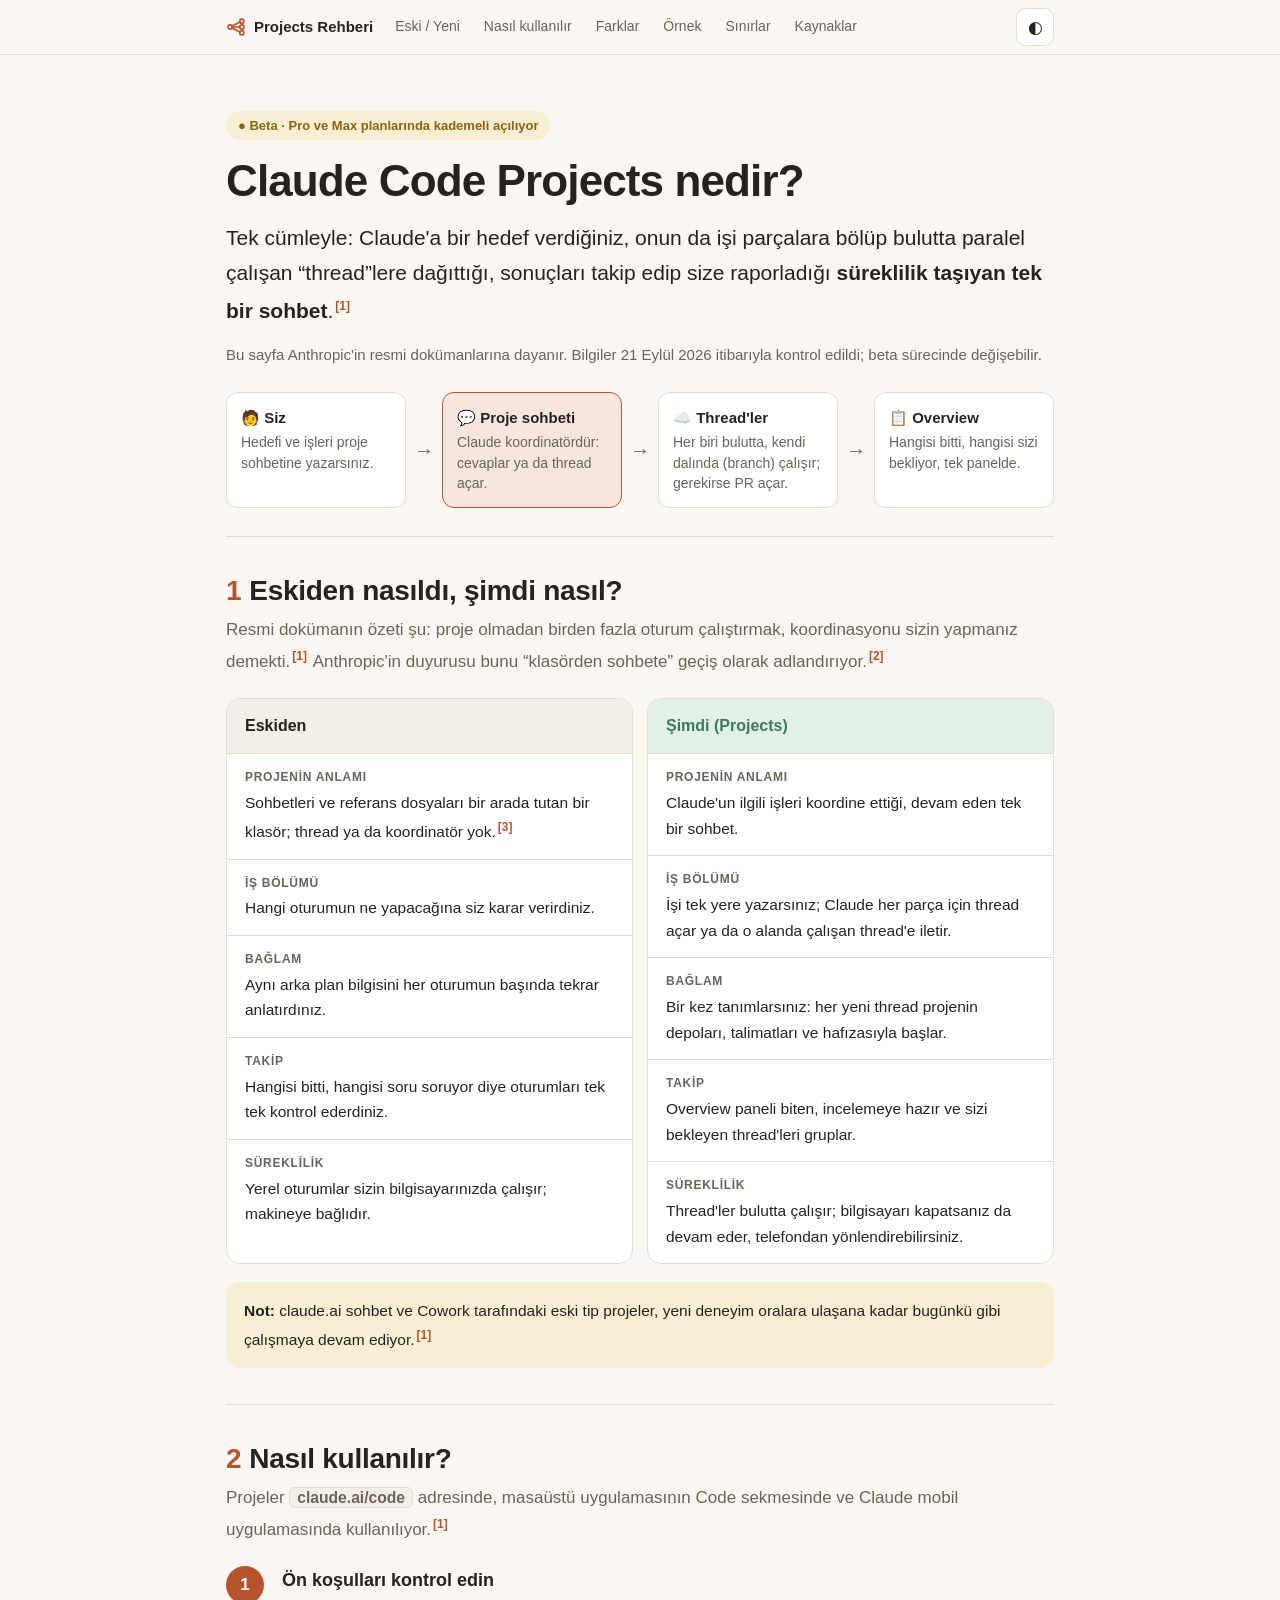
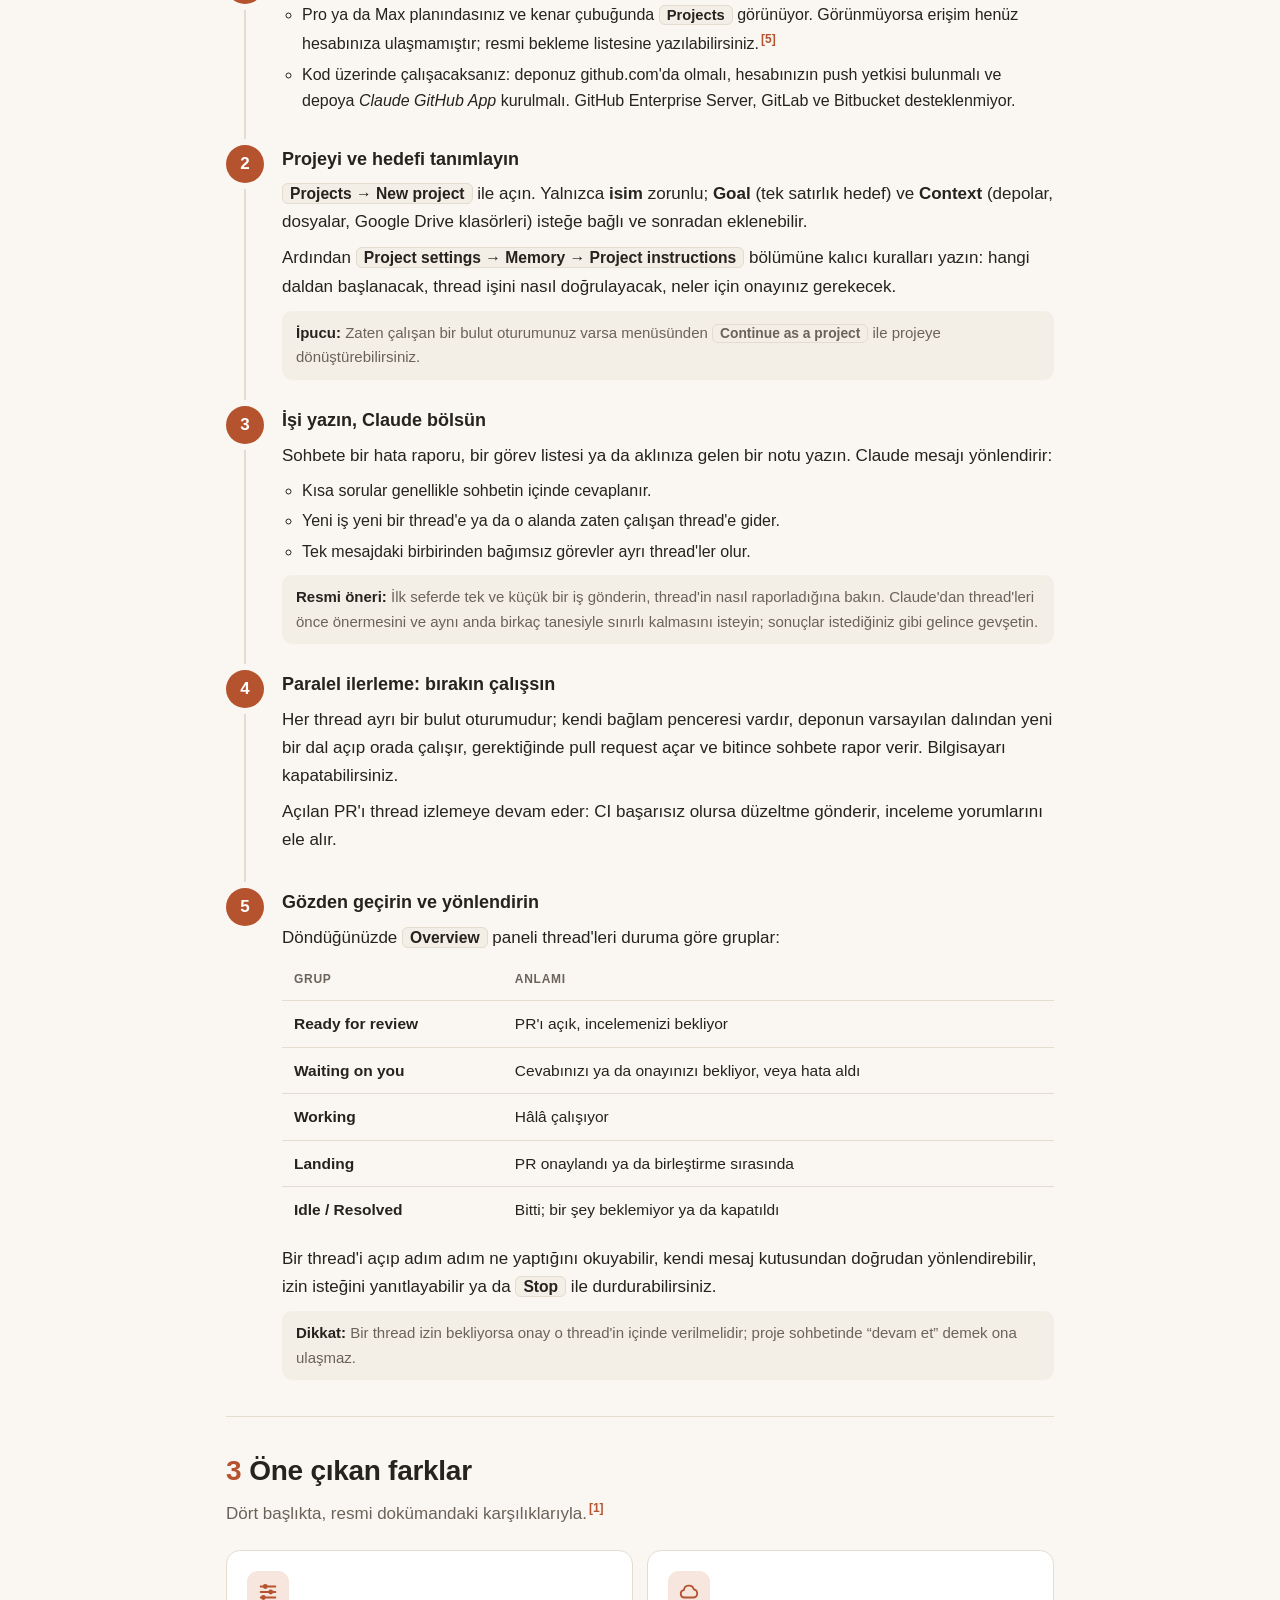
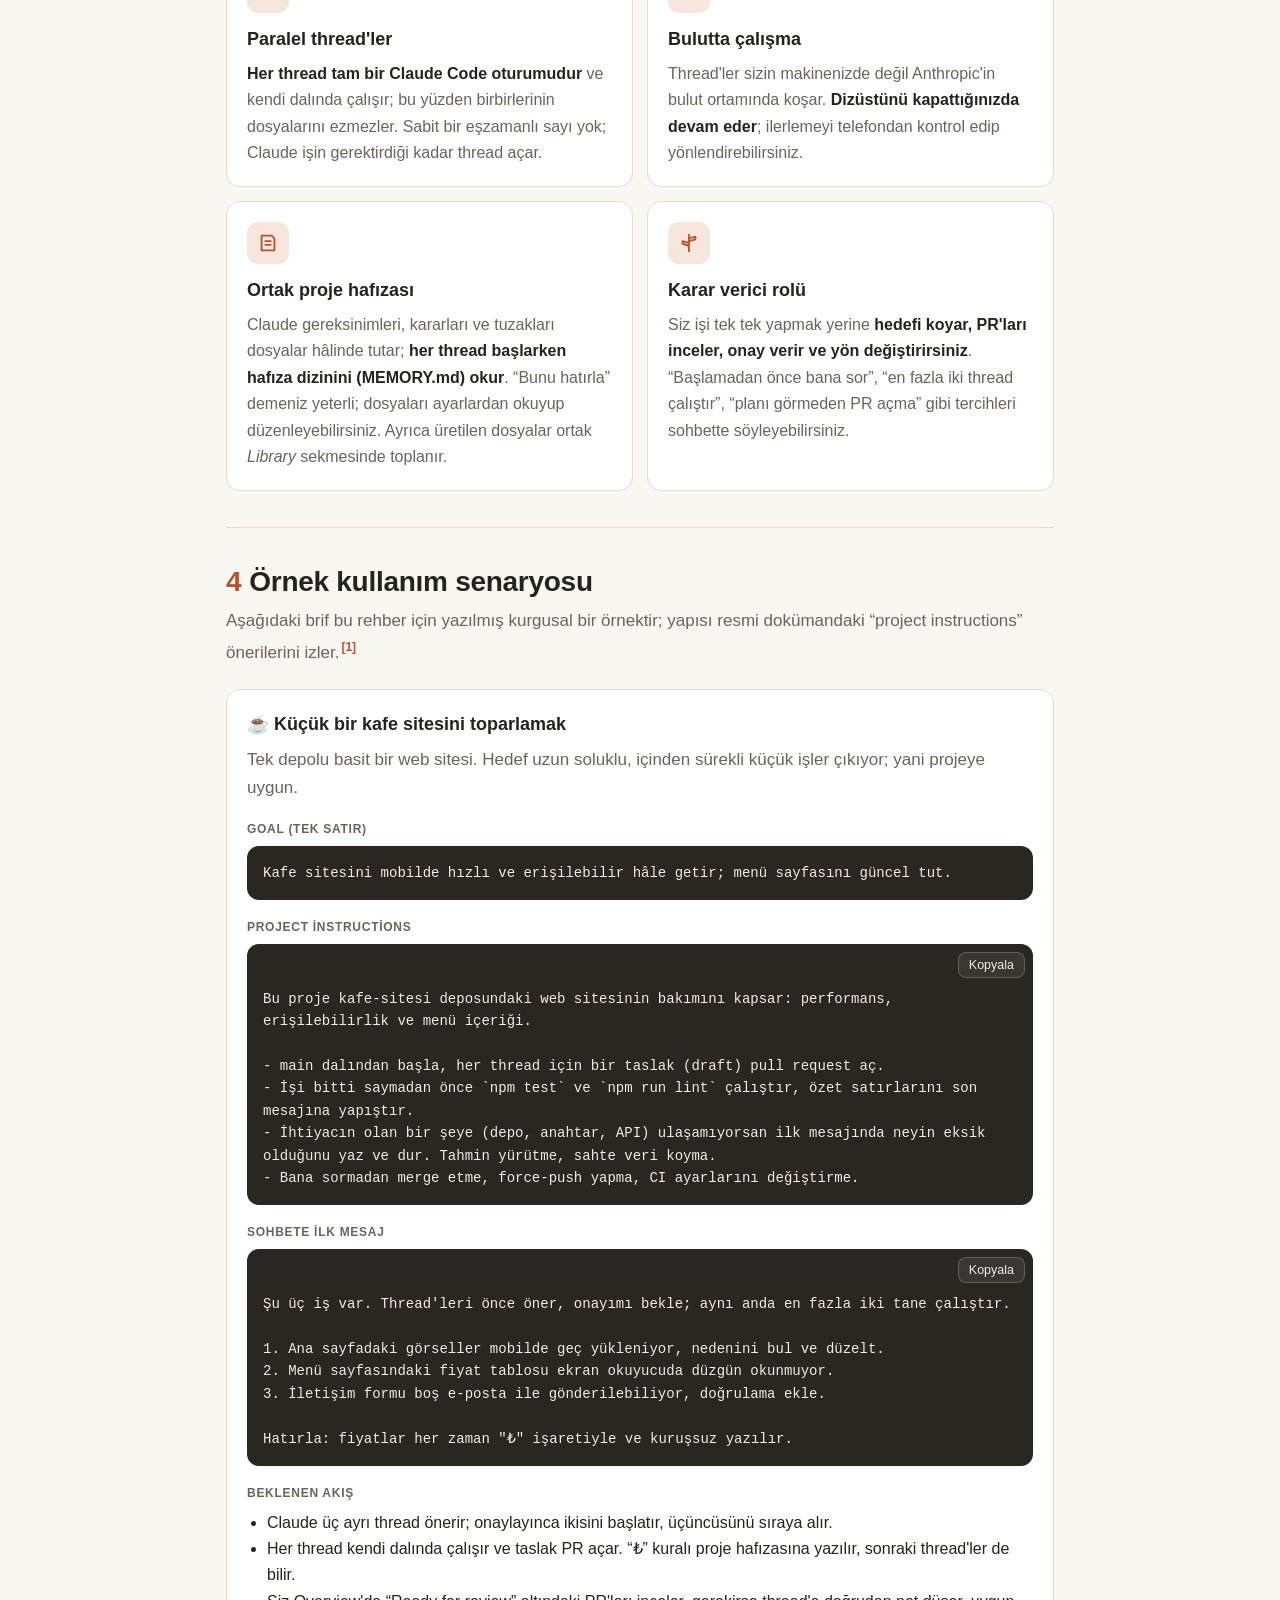
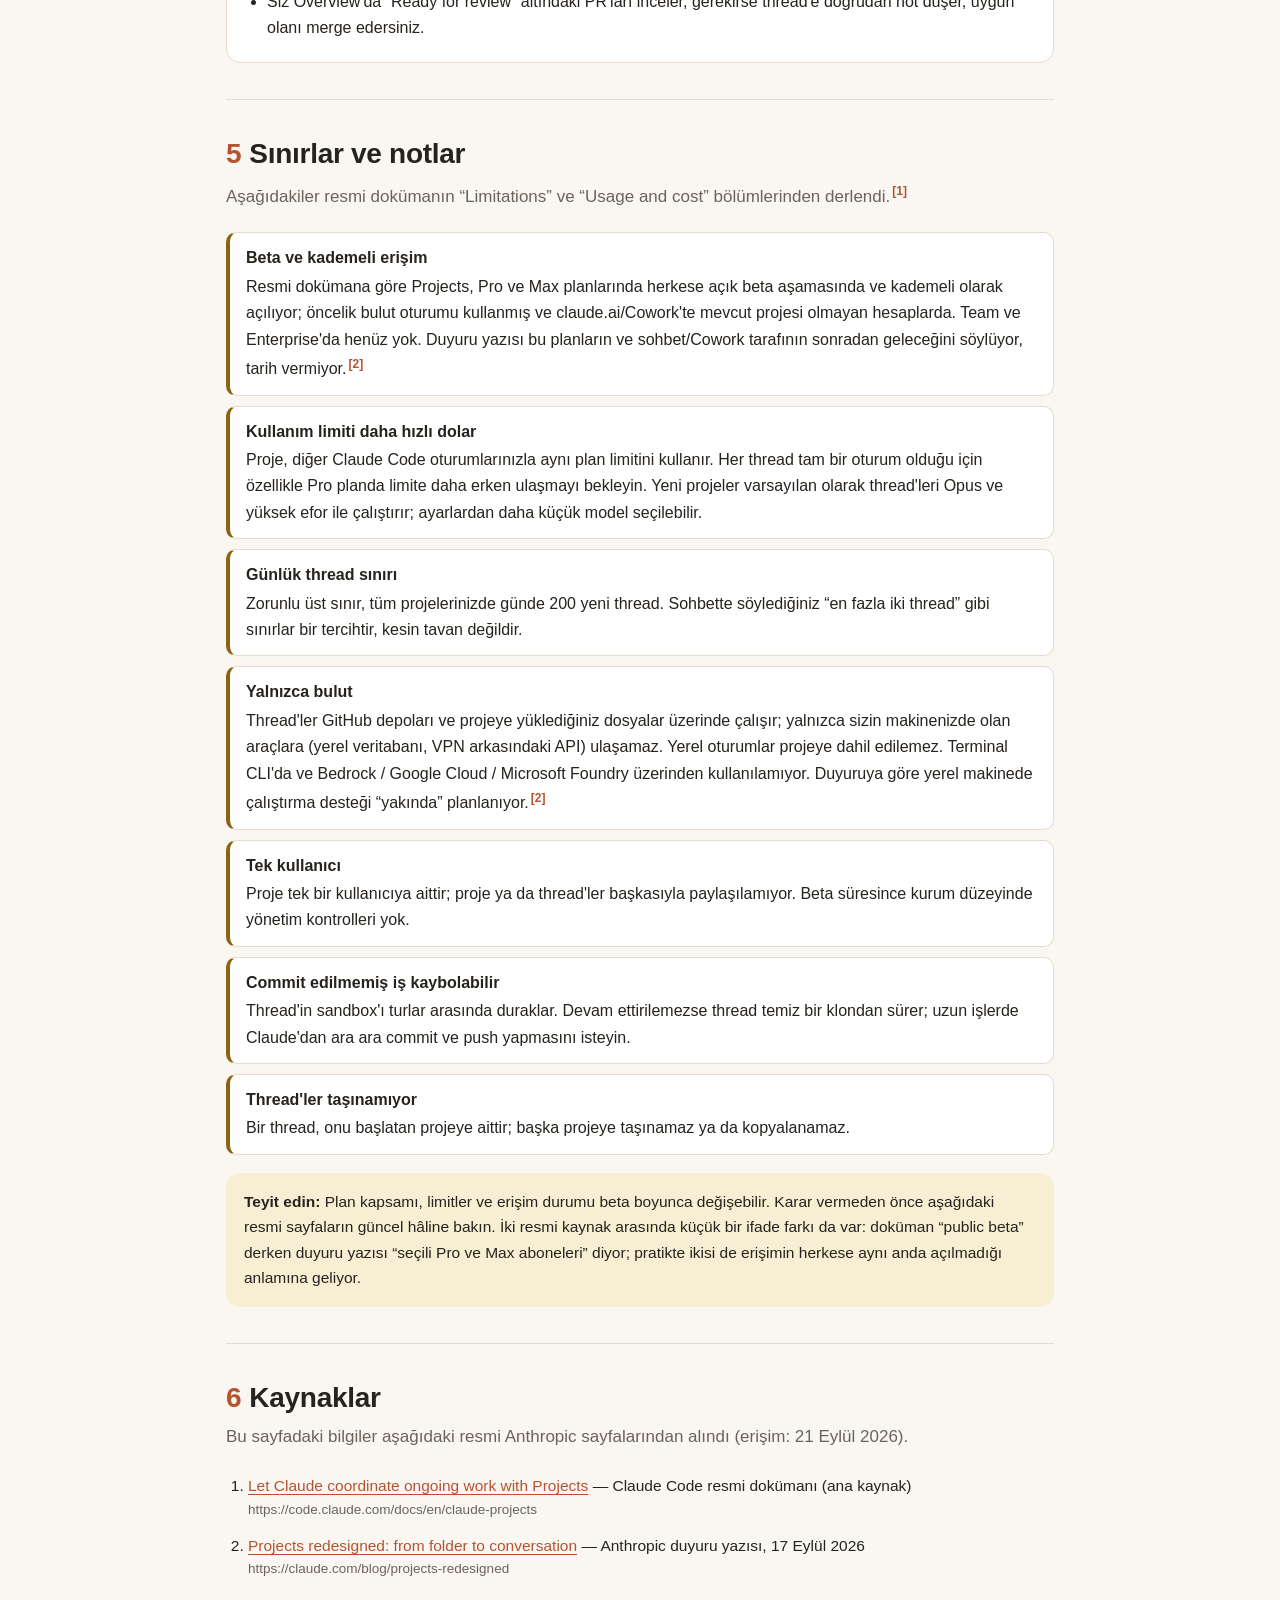
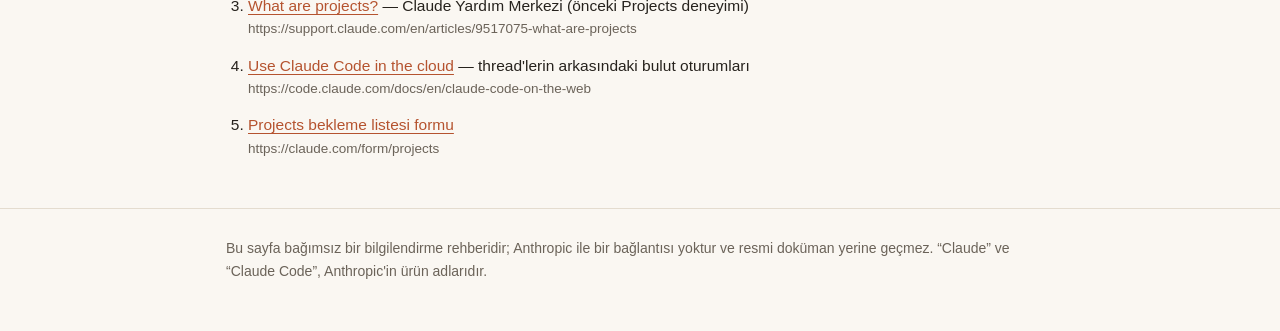
<file: claude-code-projects-rehber.html>
<!DOCTYPE html>
<html lang="tr">
<head>
<meta charset="utf-8">
<meta name="viewport" content="width=device-width, initial-scale=1">
<title>Claude Code Projects Rehberi</title>
<meta name="description" content="Claude Code Projects nedir, nasıl çalışır, eski çalışma şeklinden farkı ne? Resmi dokümanlara dayalı sade bir Türkçe rehber.">
<style>
  :root {
    --bg: #faf7f2;
    --surface: #ffffff;
    --surface-2: #f3eee6;
    --text: #26221d;
    --muted: #6b6359;
    --border: #e4dccf;
    --accent: #b5532f;
    --accent-soft: #f6e6dd;
    --ok: #3d7a5a;
    --ok-soft: #e3f0e8;
    --warn: #8a6412;
    --warn-soft: #f8eed3;
    --code-bg: #2a2621;
    --code-text: #f1ebe1;
    --radius: 14px;
  }
  @media (prefers-color-scheme: dark) {
    :root:not([data-theme="light"]) {
      --bg: #1b1916;
      --surface: #24211d;
      --surface-2: #2d2924;
      --text: #ece6dc;
      --muted: #a59c8f;
      --border: #3a352e;
      --accent: #e08a63;
      --accent-soft: #3a2a22;
      --ok: #7fc29f;
      --ok-soft: #22322a;
      --warn: #e2bd63;
      --warn-soft: #362e1a;
      --code-bg: #141210;
      --code-text: #ece6dc;
    }
  }
  :root[data-theme="dark"] {
    --bg: #1b1916;
    --surface: #24211d;
    --surface-2: #2d2924;
    --text: #ece6dc;
    --muted: #a59c8f;
    --border: #3a352e;
    --accent: #e08a63;
    --accent-soft: #3a2a22;
    --ok: #7fc29f;
    --ok-soft: #22322a;
    --warn: #e2bd63;
    --warn-soft: #362e1a;
    --code-bg: #141210;
    --code-text: #ece6dc;
  }

  * { box-sizing: border-box; }
  html { scroll-behavior: smooth; -webkit-text-size-adjust: 100%; }
  @media (prefers-reduced-motion: reduce) { html { scroll-behavior: auto; } }
  body {
    margin: 0;
    background: var(--bg);
    color: var(--text);
    font-family: -apple-system, BlinkMacSystemFont, "Segoe UI", Roboto, "Helvetica Neue", Arial, sans-serif;
    font-size: 17px;
    line-height: 1.65;
  }
  a { color: var(--accent); text-underline-offset: 3px; }
  a:focus-visible, button:focus-visible { outline: 2px solid var(--accent); outline-offset: 3px; border-radius: 6px; }
  .wrap { max-width: 860px; margin: 0 auto; padding: 0 16px; }

  /* Üst bar */
  .topbar {
    position: sticky; top: 0; z-index: 10;
    background: var(--bg);
    border-bottom: 1px solid var(--border);
  }
  .topbar .wrap { display: flex; align-items: center; gap: 12px; height: 54px; }
  .brand { font-weight: 700; font-size: 15px; white-space: nowrap; display: flex; align-items: center; gap: 8px; }
  .brand svg { color: var(--accent); }
  .nav { display: flex; gap: 4px; overflow-x: auto; flex: 1; scrollbar-width: none; }
  .nav::-webkit-scrollbar { display: none; }
  .nav a {
    color: var(--muted); text-decoration: none; font-size: 14px;
    padding: 6px 10px; border-radius: 8px; white-space: nowrap;
  }
  .nav a:hover { color: var(--text); background: var(--surface-2); }
  .theme-btn {
    border: 1px solid var(--border); background: var(--surface); color: var(--text);
    width: 38px; height: 38px; border-radius: 10px; cursor: pointer; font-size: 17px;
    flex: none; display: grid; place-items: center;
  }

  /* Giriş */
  header.hero { padding: 56px 0 28px; }
  .badge {
    display: inline-flex; align-items: center; gap: 6px;
    background: var(--warn-soft); color: var(--warn);
    font-size: 13px; font-weight: 600; padding: 4px 12px; border-radius: 999px;
  }
  h1 { font-size: clamp(30px, 6vw, 44px); line-height: 1.15; margin: 16px 0 14px; letter-spacing: -0.02em; }
  .lead { font-size: clamp(18px, 2.6vw, 21px); color: var(--text); margin: 0 0 14px; }
  .sub { color: var(--muted); margin: 0; font-size: 15px; }

  section { padding: 36px 0; border-top: 1px solid var(--border); }
  h2 { font-size: clamp(22px, 4vw, 28px); line-height: 1.25; margin: 0 0 8px; letter-spacing: -0.01em; }
  h2 .num { color: var(--accent); font-variant-numeric: tabular-nums; margin-right: 8px; }
  .intro { color: var(--muted); margin: 0 0 22px; }
  h3 { font-size: 18px; margin: 0 0 6px; }
  sup a { text-decoration: none; font-weight: 600; font-size: 12px; padding: 0 2px; }

  .card {
    background: var(--surface); border: 1px solid var(--border);
    border-radius: var(--radius); padding: 20px;
  }

  /* Akış şeması */
  .flow { display: flex; align-items: stretch; gap: 8px; margin-top: 24px; }
  .flow .node {
    flex: 1; background: var(--surface); border: 1px solid var(--border);
    border-radius: 12px; padding: 14px; font-size: 14px; line-height: 1.45;
  }
  .flow .node b { display: block; font-size: 15px; margin-bottom: 4px; }
  .flow .node span { color: var(--muted); }
  .flow .node.main { border-color: var(--accent); background: var(--accent-soft); }
  .flow .arrow { align-self: center; color: var(--muted); font-size: 20px; flex: none; }
  @media (max-width: 720px) {
    .flow { flex-direction: column; }
    .flow .arrow { transform: rotate(90deg); }
  }

  /* Karşılaştırma */
  .compare { display: grid; grid-template-columns: 1fr 1fr; gap: 14px; }
  .compare .col { border-radius: var(--radius); border: 1px solid var(--border); overflow: hidden; background: var(--surface); }
  .compare .col > header { padding: 14px 18px; font-weight: 700; font-size: 16px; background: var(--surface-2); }
  .compare .col.new > header { background: var(--ok-soft); color: var(--ok); }
  .compare dl { margin: 0; }
  .compare .row { padding: 14px 18px; border-top: 1px solid var(--border); }
  .compare dt { font-size: 12px; font-weight: 700; text-transform: uppercase; letter-spacing: 0.06em; color: var(--muted); margin-bottom: 2px; }
  .compare dd { margin: 0; font-size: 15.5px; }
  @media (max-width: 720px) { .compare { grid-template-columns: 1fr; } }

  /* Adımlar */
  .steps { list-style: none; margin: 0; padding: 0; counter-reset: s; }
  .steps > li {
    counter-increment: s; position: relative;
    padding: 0 0 26px 56px;
  }
  .steps > li::before {
    content: counter(s);
    position: absolute; left: 0; top: 0;
    width: 38px; height: 38px; border-radius: 50%;
    background: var(--accent); color: #fff; font-weight: 700;
    display: grid; place-items: center;
  }
  .steps > li::after {
    content: ""; position: absolute; left: 18px; top: 44px; bottom: 6px;
    width: 2px; background: var(--border);
  }
  .steps > li:last-child { padding-bottom: 0; }
  .steps > li:last-child::after { display: none; }
  .steps p { margin: 0 0 8px; }
  .steps ul { margin: 6px 0 0; padding-left: 20px; }
  .steps li li { margin-bottom: 4px; font-size: 16px; }
  .tip {
    background: var(--surface-2); border-radius: 10px; padding: 10px 14px;
    font-size: 15px; color: var(--muted); margin-top: 10px;
  }
  .tip b { color: var(--text); }
  kbd, .ui {
    font-family: inherit; font-size: 0.92em; font-weight: 600;
    background: var(--surface-2); border: 1px solid var(--border);
    padding: 1px 7px; border-radius: 6px; white-space: nowrap;
  }

  /* Özellik kartları */
  .grid { display: grid; grid-template-columns: 1fr 1fr; gap: 14px; }
  @media (max-width: 720px) { .grid { grid-template-columns: 1fr; } }
  .feature .ico {
    width: 42px; height: 42px; border-radius: 11px; background: var(--accent-soft); color: var(--accent);
    display: grid; place-items: center; margin-bottom: 12px;
  }
  .feature p { margin: 0; font-size: 16px; color: var(--muted); }
  .feature p strong { color: var(--text); font-weight: 600; }

  /* Durum tablosu */
  .states { width: 100%; border-collapse: collapse; font-size: 15.5px; }
  .states th, .states td { text-align: left; padding: 10px 12px; border-top: 1px solid var(--border); vertical-align: top; }
  .states thead th { border-top: 0; font-size: 12px; text-transform: uppercase; letter-spacing: 0.06em; color: var(--muted); }
  .states td:first-child { font-weight: 600; white-space: nowrap; }
  .table-wrap { overflow-x: auto; }

  /* Örnek brif */
  .brief { position: relative; }
  .brief-label { font-size: 12px; font-weight: 700; text-transform: uppercase; letter-spacing: 0.06em; color: var(--muted); margin: 18px 0 6px; }
  pre {
    margin: 0; background: var(--code-bg); color: var(--code-text);
    border-radius: 12px; padding: 16px; overflow-x: auto;
    font-family: ui-monospace, SFMono-Regular, Menlo, Consolas, monospace;
    font-size: 14px; line-height: 1.6; white-space: pre-wrap; word-break: break-word;
  }
  .copy {
    position: absolute; top: 8px; right: 8px;
    border: 1px solid rgba(255,255,255,0.2); background: rgba(255,255,255,0.08); color: var(--code-text);
    font-size: 12.5px; padding: 5px 10px; border-radius: 8px; cursor: pointer;
  }
  .copy:hover { background: rgba(255,255,255,0.16); }
  .pre-wrap { position: relative; }
  .copy + pre { padding-top: 44px; }

  /* Notlar */
  .notes { list-style: none; padding: 0; margin: 0; display: grid; gap: 10px; }
  .notes li {
    background: var(--surface); border: 1px solid var(--border); border-left: 4px solid var(--warn);
    border-radius: 10px; padding: 12px 16px; font-size: 16px;
  }
  .notes li b { display: block; margin-bottom: 2px; }
  .callout {
    background: var(--warn-soft); color: var(--text);
    border-radius: var(--radius); padding: 16px 18px; margin-top: 18px; font-size: 15.5px;
  }

  /* Kaynaklar */
  .sources { padding-left: 22px; margin: 0; }
  .sources li { margin-bottom: 12px; font-size: 15.5px; }
  .sources .url { display: block; color: var(--muted); font-size: 13.5px; word-break: break-all; }
  :target { scroll-margin-top: 70px; }
  .sources li:target { background: var(--accent-soft); border-radius: 8px; }

  footer { border-top: 1px solid var(--border); padding: 28px 0 48px; color: var(--muted); font-size: 14px; }
</style>
</head>
<body>

<div class="topbar">
  <div class="wrap">
    <div class="brand">
      <svg width="20" height="20" viewBox="0 0 24 24" fill="none" stroke="currentColor" stroke-width="2" stroke-linecap="round" stroke-linejoin="round" aria-hidden="true"><circle cx="5" cy="12" r="2.5"/><circle cx="19" cy="5" r="2.5"/><circle cx="19" cy="12" r="2.5"/><circle cx="19" cy="19" r="2.5"/><path d="M7.5 12h9M7.2 10.8l9.5-4.9M7.2 13.2l9.5 4.9"/></svg>
      Projects Rehberi
    </div>
    <nav class="nav" aria-label="Sayfa içi">
      <a href="#fark">Eski / Yeni</a>
      <a href="#nasil">Nasıl kullanılır</a>
      <a href="#ozellikler">Farklar</a>
      <a href="#ornek">Örnek</a>
      <a href="#sinirlar">Sınırlar</a>
      <a href="#kaynaklar">Kaynaklar</a>
    </nav>
    <button class="theme-btn" id="themeBtn" type="button" aria-label="Açık/koyu tema değiştir" title="Tema">◐</button>
  </div>
</div>

<main class="wrap">

  <header class="hero">
    <span class="badge">● Beta · Pro ve Max planlarında kademeli açılıyor</span>
    <h1>Claude Code Projects nedir?</h1>
    <p class="lead">
      Tek cümleyle: Claude'a bir hedef verdiğiniz, onun da işi parçalara bölüp bulutta paralel çalışan
      “thread”lere dağıttığı, sonuçları takip edip size raporladığı <strong>süreklilik taşıyan tek bir sohbet</strong>.<sup><a href="#k1">[1]</a></sup>
    </p>
    <p class="sub">Bu sayfa Anthropic'in resmi dokümanlarına dayanır. Bilgiler 21 Eylül 2026 itibarıyla kontrol edildi; beta sürecinde değişebilir.</p>

    <div class="flow" role="img" aria-label="Akış: Siz proje sohbetine yazarsınız, Claude işi thread'lere böler, her thread bulutta kendi dalında çalışır, Overview paneli durumu gösterir.">
      <div class="node"><b>🧑 Siz</b><span>Hedefi ve işleri proje sohbetine yazarsınız.</span></div>
      <div class="arrow" aria-hidden="true">→</div>
      <div class="node main"><b>💬 Proje sohbeti</b><span>Claude koordinatördür: cevaplar ya da thread açar.</span></div>
      <div class="arrow" aria-hidden="true">→</div>
      <div class="node"><b>☁️ Thread'ler</b><span>Her biri bulutta, kendi dalında (branch) çalışır; gerekirse PR açar.</span></div>
      <div class="arrow" aria-hidden="true">→</div>
      <div class="node"><b>📋 Overview</b><span>Hangisi bitti, hangisi sizi bekliyor, tek panelde.</span></div>
    </div>
  </header>

  <section id="fark">
    <h2><span class="num">1</span>Eskiden nasıldı, şimdi nasıl?</h2>
    <p class="intro">Resmi dokümanın özeti şu: proje olmadan birden fazla oturum çalıştırmak, koordinasyonu sizin yapmanız demekti.<sup><a href="#k1">[1]</a></sup> Anthropic'in duyurusu bunu “klasörden sohbete” geçiş olarak adlandırıyor.<sup><a href="#k2">[2]</a></sup></p>

    <div class="compare">
      <div class="col old">
        <header>Eskiden</header>
        <dl>
          <div class="row"><dt>Projenin anlamı</dt><dd>Sohbetleri ve referans dosyaları bir arada tutan bir klasör; thread ya da koordinatör yok.<sup><a href="#k3">[3]</a></sup></dd></div>
          <div class="row"><dt>İş bölümü</dt><dd>Hangi oturumun ne yapacağına siz karar verirdiniz.</dd></div>
          <div class="row"><dt>Bağlam</dt><dd>Aynı arka plan bilgisini her oturumun başında tekrar anlatırdınız.</dd></div>
          <div class="row"><dt>Takip</dt><dd>Hangisi bitti, hangisi soru soruyor diye oturumları tek tek kontrol ederdiniz.</dd></div>
          <div class="row"><dt>Süreklilik</dt><dd>Yerel oturumlar sizin bilgisayarınızda çalışır; makineye bağlıdır.</dd></div>
        </dl>
      </div>
      <div class="col new">
        <header>Şimdi (Projects)</header>
        <dl>
          <div class="row"><dt>Projenin anlamı</dt><dd>Claude'un ilgili işleri koordine ettiği, devam eden tek bir sohbet.</dd></div>
          <div class="row"><dt>İş bölümü</dt><dd>İşi tek yere yazarsınız; Claude her parça için thread açar ya da o alanda çalışan thread'e iletir.</dd></div>
          <div class="row"><dt>Bağlam</dt><dd>Bir kez tanımlarsınız: her yeni thread projenin depoları, talimatları ve hafızasıyla başlar.</dd></div>
          <div class="row"><dt>Takip</dt><dd>Overview paneli biten, incelemeye hazır ve sizi bekleyen thread'leri gruplar.</dd></div>
          <div class="row"><dt>Süreklilik</dt><dd>Thread'ler bulutta çalışır; bilgisayarı kapatsanız da devam eder, telefondan yönlendirebilirsiniz.</dd></div>
        </dl>
      </div>
    </div>
    <div class="callout">
      <strong>Not:</strong> claude.ai sohbet ve Cowork tarafındaki eski tip projeler, yeni deneyim oralara ulaşana kadar bugünkü gibi çalışmaya devam ediyor.<sup><a href="#k1">[1]</a></sup>
    </div>
  </section>

  <section id="nasil">
    <h2><span class="num">2</span>Nasıl kullanılır?</h2>
    <p class="intro">Projeler <span class="ui">claude.ai/code</span> adresinde, masaüstü uygulamasının Code sekmesinde ve Claude mobil uygulamasında kullanılıyor.<sup><a href="#k1">[1]</a></sup></p>

    <ol class="steps">
      <li>
        <h3>Ön koşulları kontrol edin</h3>
        <ul>
          <li>Pro ya da Max planındasınız ve kenar çubuğunda <span class="ui">Projects</span> görünüyor. Görünmüyorsa erişim henüz hesabınıza ulaşmamıştır; resmi bekleme listesine yazılabilirsiniz.<sup><a href="#k5">[5]</a></sup></li>
          <li>Kod üzerinde çalışacaksanız: deponuz github.com'da olmalı, hesabınızın push yetkisi bulunmalı ve depoya <em>Claude GitHub App</em> kurulmalı. GitHub Enterprise Server, GitLab ve Bitbucket desteklenmiyor.</li>
        </ul>
      </li>
      <li>
        <h3>Projeyi ve hedefi tanımlayın</h3>
        <p><span class="ui">Projects → New project</span> ile açın. Yalnızca <strong>isim</strong> zorunlu; <strong>Goal</strong> (tek satırlık hedef) ve <strong>Context</strong> (depolar, dosyalar, Google Drive klasörleri) isteğe bağlı ve sonradan eklenebilir.</p>
        <p>Ardından <span class="ui">Project settings → Memory → Project instructions</span> bölümüne kalıcı kuralları yazın: hangi daldan başlanacak, thread işini nasıl doğrulayacak, neler için onayınız gerekecek.</p>
        <div class="tip"><b>İpucu:</b> Zaten çalışan bir bulut oturumunuz varsa menüsünden <span class="ui">Continue as a project</span> ile projeye dönüştürebilirsiniz.</div>
      </li>
      <li>
        <h3>İşi yazın, Claude bölsün</h3>
        <p>Sohbete bir hata raporu, bir görev listesi ya da aklınıza gelen bir notu yazın. Claude mesajı yönlendirir:</p>
        <ul>
          <li>Kısa sorular genellikle sohbetin içinde cevaplanır.</li>
          <li>Yeni iş yeni bir thread'e ya da o alanda zaten çalışan thread'e gider.</li>
          <li>Tek mesajdaki birbirinden bağımsız görevler ayrı thread'ler olur.</li>
        </ul>
        <div class="tip"><b>Resmi öneri:</b> İlk seferde tek ve küçük bir iş gönderin, thread'in nasıl raporladığına bakın. Claude'dan thread'leri önce önermesini ve aynı anda birkaç tanesiyle sınırlı kalmasını isteyin; sonuçlar istediğiniz gibi gelince gevşetin.</div>
      </li>
      <li>
        <h3>Paralel ilerleme: bırakın çalışsın</h3>
        <p>Her thread ayrı bir bulut oturumudur; kendi bağlam penceresi vardır, deponun varsayılan dalından yeni bir dal açıp orada çalışır, gerektiğinde pull request açar ve bitince sohbete rapor verir. Bilgisayarı kapatabilirsiniz.</p>
        <p>Açılan PR'ı thread izlemeye devam eder: CI başarısız olursa düzeltme gönderir, inceleme yorumlarını ele alır.</p>
      </li>
      <li>
        <h3>Gözden geçirin ve yönlendirin</h3>
        <p>Döndüğünüzde <span class="ui">Overview</span> paneli thread'leri duruma göre gruplar:</p>
        <div class="table-wrap">
          <table class="states">
            <thead><tr><th>Grup</th><th>Anlamı</th></tr></thead>
            <tbody>
              <tr><td>Ready for review</td><td>PR'ı açık, incelemenizi bekliyor</td></tr>
              <tr><td>Waiting on you</td><td>Cevabınızı ya da onayınızı bekliyor, veya hata aldı</td></tr>
              <tr><td>Working</td><td>Hâlâ çalışıyor</td></tr>
              <tr><td>Landing</td><td>PR onaylandı ya da birleştirme sırasında</td></tr>
              <tr><td>Idle / Resolved</td><td>Bitti; bir şey beklemiyor ya da kapatıldı</td></tr>
            </tbody>
          </table>
        </div>
        <p style="margin-top:12px">Bir thread'i açıp adım adım ne yaptığını okuyabilir, kendi mesaj kutusundan doğrudan yönlendirebilir, izin isteğini yanıtlayabilir ya da <span class="ui">Stop</span> ile durdurabilirsiniz.</p>
        <div class="tip"><b>Dikkat:</b> Bir thread izin bekliyorsa onay o thread'in içinde verilmelidir; proje sohbetinde “devam et” demek ona ulaşmaz.</div>
      </li>
    </ol>
  </section>

  <section id="ozellikler">
    <h2><span class="num">3</span>Öne çıkan farklar</h2>
    <p class="intro">Dört başlıkta, resmi dokümandaki karşılıklarıyla.<sup><a href="#k1">[1]</a></sup></p>

    <div class="grid">
      <div class="card feature">
        <div class="ico"><svg width="22" height="22" viewBox="0 0 24 24" fill="none" stroke="currentColor" stroke-width="2" stroke-linecap="round" aria-hidden="true"><path d="M4 6h16M4 12h16M4 18h16"/><circle cx="9" cy="6" r="1.6" fill="currentColor"/><circle cx="15" cy="12" r="1.6" fill="currentColor"/><circle cx="7" cy="18" r="1.6" fill="currentColor"/></svg></div>
        <h3>Paralel thread'ler</h3>
        <p><strong>Her thread tam bir Claude Code oturumudur</strong> ve kendi dalında çalışır; bu yüzden birbirlerinin dosyalarını ezmezler. Sabit bir eşzamanlı sayı yok; Claude işin gerektirdiği kadar thread açar.</p>
      </div>
      <div class="card feature">
        <div class="ico"><svg width="22" height="22" viewBox="0 0 24 24" fill="none" stroke="currentColor" stroke-width="2" stroke-linecap="round" stroke-linejoin="round" aria-hidden="true"><path d="M7 18a4 4 0 0 1-.6-7.95A5.5 5.5 0 0 1 17.2 9.1 4.5 4.5 0 0 1 17 18z"/></svg></div>
        <h3>Bulutta çalışma</h3>
        <p>Thread'ler sizin makinenizde değil Anthropic'in bulut ortamında koşar. <strong>Dizüstünü kapattığınızda devam eder</strong>; ilerlemeyi telefondan kontrol edip yönlendirebilirsiniz.</p>
      </div>
      <div class="card feature">
        <div class="ico"><svg width="22" height="22" viewBox="0 0 24 24" fill="none" stroke="currentColor" stroke-width="2" stroke-linecap="round" stroke-linejoin="round" aria-hidden="true"><path d="M5 4h11l3 3v13H5z"/><path d="M9 10h6M9 14h6"/></svg></div>
        <h3>Ortak proje hafızası</h3>
        <p>Claude gereksinimleri, kararları ve tuzakları dosyalar hâlinde tutar; <strong>her thread başlarken hafıza dizinini (MEMORY.md) okur</strong>. “Bunu hatırla” demeniz yeterli; dosyaları ayarlardan okuyup düzenleyebilirsiniz. Ayrıca üretilen dosyalar ortak <em>Library</em> sekmesinde toplanır.</p>
      </div>
      <div class="card feature">
        <div class="ico"><svg width="22" height="22" viewBox="0 0 24 24" fill="none" stroke="currentColor" stroke-width="2" stroke-linecap="round" stroke-linejoin="round" aria-hidden="true"><path d="M12 3v18M12 7l7-2v3l-7 2M12 12l-7-2v3l7 2"/></svg></div>
        <h3>Karar verici rolü</h3>
        <p>Siz işi tek tek yapmak yerine <strong>hedefi koyar, PR'ları inceler, onay verir ve yön değiştirirsiniz</strong>. “Başlamadan önce bana sor”, “en fazla iki thread çalıştır”, “planı görmeden PR açma” gibi tercihleri sohbette söyleyebilirsiniz.</p>
      </div>
    </div>
  </section>

  <section id="ornek">
    <h2><span class="num">4</span>Örnek kullanım senaryosu</h2>
    <p class="intro">Aşağıdaki brif bu rehber için yazılmış kurgusal bir örnektir; yapısı resmi dokümandaki “project instructions” önerilerini izler.<sup><a href="#k1">[1]</a></sup></p>

    <div class="card brief">
      <h3>☕ Küçük bir kafe sitesini toparlamak</h3>
      <p style="margin:0;color:var(--muted)">Tek depolu basit bir web sitesi. Hedef uzun soluklu, içinden sürekli küçük işler çıkıyor; yani projeye uygun.</p>

      <div class="brief-label">Goal (tek satır)</div>
      <div class="pre-wrap"><pre id="b1">Kafe sitesini mobilde hızlı ve erişilebilir hâle getir; menü sayfasını güncel tut.</pre></div>

      <div class="brief-label">Project instructions</div>
      <div class="pre-wrap">
        <button class="copy" type="button" data-target="b2">Kopyala</button>
<pre id="b2">Bu proje kafe-sitesi deposundaki web sitesinin bakımını kapsar: performans, erişilebilirlik ve menü içeriği.

- main dalından başla, her thread için bir taslak (draft) pull request aç.
- İşi bitti saymadan önce `npm test` ve `npm run lint` çalıştır, özet satırlarını son mesajına yapıştır.
- İhtiyacın olan bir şeye (depo, anahtar, API) ulaşamıyorsan ilk mesajında neyin eksik olduğunu yaz ve dur. Tahmin yürütme, sahte veri koyma.
- Bana sormadan merge etme, force-push yapma, CI ayarlarını değiştirme.</pre>
      </div>

      <div class="brief-label">Sohbete ilk mesaj</div>
      <div class="pre-wrap">
        <button class="copy" type="button" data-target="b3">Kopyala</button>
<pre id="b3">Şu üç iş var. Thread'leri önce öner, onayımı bekle; aynı anda en fazla iki tane çalıştır.

1. Ana sayfadaki görseller mobilde geç yükleniyor, nedenini bul ve düzelt.
2. Menü sayfasındaki fiyat tablosu ekran okuyucuda düzgün okunmuyor.
3. İletişim formu boş e-posta ile gönderilebiliyor, doğrulama ekle.

Hatırla: fiyatlar her zaman "₺" işaretiyle ve kuruşsuz yazılır.</pre>
      </div>

      <div class="brief-label">Beklenen akış</div>
      <ul style="margin:0;padding-left:20px;font-size:16px">
        <li>Claude üç ayrı thread önerir; onaylayınca ikisini başlatır, üçüncüsünü sıraya alır.</li>
        <li>Her thread kendi dalında çalışır ve taslak PR açar. “₺” kuralı proje hafızasına yazılır, sonraki thread'ler de bilir.</li>
        <li>Siz Overview'da “Ready for review” altındaki PR'ları inceler, gerekirse thread'e doğrudan not düşer, uygun olanı merge edersiniz.</li>
      </ul>
    </div>
  </section>

  <section id="sinirlar">
    <h2><span class="num">5</span>Sınırlar ve notlar</h2>
    <p class="intro">Aşağıdakiler resmi dokümanın “Limitations” ve “Usage and cost” bölümlerinden derlendi.<sup><a href="#k1">[1]</a></sup></p>

    <ul class="notes">
      <li><b>Beta ve kademeli erişim</b>Resmi dokümana göre Projects, Pro ve Max planlarında herkese açık beta aşamasında ve kademeli olarak açılıyor; öncelik bulut oturumu kullanmış ve claude.ai/Cowork'te mevcut projesi olmayan hesaplarda. Team ve Enterprise'da henüz yok. Duyuru yazısı bu planların ve sohbet/Cowork tarafının sonradan geleceğini söylüyor, tarih vermiyor.<sup><a href="#k2">[2]</a></sup></li>
      <li><b>Kullanım limiti daha hızlı dolar</b>Proje, diğer Claude Code oturumlarınızla aynı plan limitini kullanır. Her thread tam bir oturum olduğu için özellikle Pro planda limite daha erken ulaşmayı bekleyin. Yeni projeler varsayılan olarak thread'leri Opus ve yüksek efor ile çalıştırır; ayarlardan daha küçük model seçilebilir.</li>
      <li><b>Günlük thread sınırı</b>Zorunlu üst sınır, tüm projelerinizde günde 200 yeni thread. Sohbette söylediğiniz “en fazla iki thread” gibi sınırlar bir tercihtir, kesin tavan değildir.</li>
      <li><b>Yalnızca bulut</b>Thread'ler GitHub depoları ve projeye yüklediğiniz dosyalar üzerinde çalışır; yalnızca sizin makinenizde olan araçlara (yerel veritabanı, VPN arkasındaki API) ulaşamaz. Yerel oturumlar projeye dahil edilemez. Terminal CLI'da ve Bedrock / Google Cloud / Microsoft Foundry üzerinden kullanılamıyor. Duyuruya göre yerel makinede çalıştırma desteği “yakında” planlanıyor.<sup><a href="#k2">[2]</a></sup></li>
      <li><b>Tek kullanıcı</b>Proje tek bir kullanıcıya aittir; proje ya da thread'ler başkasıyla paylaşılamıyor. Beta süresince kurum düzeyinde yönetim kontrolleri yok.</li>
      <li><b>Commit edilmemiş iş kaybolabilir</b>Thread'in sandbox'ı turlar arasında duraklar. Devam ettirilemezse thread temiz bir klondan sürer; uzun işlerde Claude'dan ara ara commit ve push yapmasını isteyin.</li>
      <li><b>Thread'ler taşınamıyor</b>Bir thread, onu başlatan projeye aittir; başka projeye taşınamaz ya da kopyalanamaz.</li>
    </ul>

    <div class="callout">
      <strong>Teyit edin:</strong> Plan kapsamı, limitler ve erişim durumu beta boyunca değişebilir. Karar vermeden önce aşağıdaki resmi sayfaların güncel hâline bakın. İki resmi kaynak arasında küçük bir ifade farkı da var: doküman “public beta” derken duyuru yazısı “seçili Pro ve Max aboneleri” diyor; pratikte ikisi de erişimin herkese aynı anda açılmadığı anlamına geliyor.
    </div>
  </section>

  <section id="kaynaklar">
    <h2><span class="num">6</span>Kaynaklar</h2>
    <p class="intro">Bu sayfadaki bilgiler aşağıdaki resmi Anthropic sayfalarından alındı (erişim: 21 Eylül 2026).</p>
    <ol class="sources">
      <li id="k1"><a href="https://code.claude.com/docs/en/claude-projects" target="_blank" rel="noopener">Let Claude coordinate ongoing work with Projects</a> — Claude Code resmi dokümanı (ana kaynak)
        <span class="url">https://code.claude.com/docs/en/claude-projects</span></li>
      <li id="k2"><a href="https://claude.com/blog/projects-redesigned" target="_blank" rel="noopener">Projects redesigned: from folder to conversation</a> — Anthropic duyuru yazısı, 17 Eylül 2026
        <span class="url">https://claude.com/blog/projects-redesigned</span></li>
      <li id="k3"><a href="https://support.claude.com/en/articles/9517075-what-are-projects" target="_blank" rel="noopener">What are projects?</a> — Claude Yardım Merkezi (önceki Projects deneyimi)
        <span class="url">https://support.claude.com/en/articles/9517075-what-are-projects</span></li>
      <li id="k4"><a href="https://code.claude.com/docs/en/claude-code-on-the-web" target="_blank" rel="noopener">Use Claude Code in the cloud</a> — thread'lerin arkasındaki bulut oturumları
        <span class="url">https://code.claude.com/docs/en/claude-code-on-the-web</span></li>
      <li id="k5"><a href="https://claude.com/form/projects" target="_blank" rel="noopener">Projects bekleme listesi formu</a>
        <span class="url">https://claude.com/form/projects</span></li>
    </ol>
  </section>

</main>

<footer>
  <div class="wrap">
    Bu sayfa bağımsız bir bilgilendirme rehberidir; Anthropic ile bir bağlantısı yoktur ve resmi doküman yerine geçmez. “Claude” ve “Claude Code”, Anthropic'in ürün adlarıdır.
  </div>
</footer>

<script>
(function () {
  var root = document.documentElement;
  var KEY = "ccp-theme";
  try {
    var saved = localStorage.getItem(KEY);
    if (saved === "light" || saved === "dark") root.setAttribute("data-theme", saved);
  } catch (e) {}

  document.getElementById("themeBtn").addEventListener("click", function () {
    var current = root.getAttribute("data-theme");
    if (!current) {
      current = window.matchMedia && window.matchMedia("(prefers-color-scheme: dark)").matches ? "dark" : "light";
    }
    var next = current === "dark" ? "light" : "dark";
    root.setAttribute("data-theme", next);
    try { localStorage.setItem(KEY, next); } catch (e) {}
  });

  function copyText(text) {
    if (navigator.clipboard && window.isSecureContext) return navigator.clipboard.writeText(text);
    return new Promise(function (resolve, reject) {
      var ta = document.createElement("textarea");
      ta.value = text;
      ta.style.position = "fixed";
      ta.style.opacity = "0";
      document.body.appendChild(ta);
      ta.select();
      try { document.execCommand("copy") ? resolve() : reject(); } catch (e) { reject(e); }
      document.body.removeChild(ta);
    });
  }

  Array.prototype.forEach.call(document.querySelectorAll(".copy"), function (btn) {
    btn.addEventListener("click", function () {
      var el = document.getElementById(btn.getAttribute("data-target"));
      if (!el) return;
      copyText(el.textContent).then(function () {
        btn.textContent = "Kopyalandı ✓";
      }, function () {
        btn.textContent = "Kopyalanamadı";
      }).then(function () {
        setTimeout(function () { btn.textContent = "Kopyala"; }, 1800);
      });
    });
  });
})();
</script>
</body>
</html>
</file>
<file: style.css>
/* ============================================================
   ULAŞ UÇRAK — PORTFOLIO
   Design system (ui-ux-pro-max): Minimalism & Swiss style,
   dark first, "code dark + run green" palette, single accent.
   Inter + JetBrains Mono. Card surfaces add structure so the
   dark layout doesn't feel empty.
   ============================================================ */

:root {
    --bg: #09090B;
    --surface: #111114;
    --surface-2: #17171B;
    --fg: #F4F4F5;
    --muted: #A1A1AA;
    --subtle: #8B8B94;
    --line: #27272A;
    --line-strong: #3F3F46;
    --accent: #22C55E;
    --accent-fg: #052E14;
    --accent-soft: rgba(34, 197, 94, 0.12);
    --accent-line: rgba(34, 197, 94, 0.4);
    --grid: rgba(255, 255, 255, 0.045);
    --disc: #111827;
    --disc-line: #1F2937;
    --ring: #F4F4F5;
    --code-k: #C084FC;
    --code-v: #60A5FA;
    --code-s: #86EFAC;
    --code-n: #FBBF24;
    --code-c: #71717A;

    --font: 'Inter', system-ui, -apple-system, 'Segoe UI', sans-serif;
    --mono: 'JetBrains Mono', ui-monospace, SFMono-Regular, Consolas, monospace;
    --maxw: 1120px;
    --gutter: 24px;
    --radius: 12px;
    --ease: cubic-bezier(0.22, 1, 0.36, 1);
    --spring: cubic-bezier(0.34, 1.56, 0.64, 1);
}

:root[data-theme="light"] {
    --bg: #FAFAFA;
    --surface: #FFFFFF;
    --surface-2: #F4F4F5;
    --fg: #09090B;
    --muted: #52525B;
    --subtle: #63636B;
    --line: #E4E4E7;
    --line-strong: #D4D4D8;
    --accent: #15803D;
    --accent-fg: #FFFFFF;
    --accent-soft: rgba(21, 128, 61, 0.1);
    --accent-line: rgba(21, 128, 61, 0.4);
    --grid: rgba(0, 0, 0, 0.05);
    --disc: #EEF2F7;
    --disc-line: #E2E8F0;
    --ring: #09090B;
    --code-k: #7E22CE;
    --code-v: #1D4ED8;
    --code-s: #15803D;
    --code-n: #B45309;
    --code-c: #71717A;
}

*,
*::before,
*::after {
    box-sizing: border-box;
    margin: 0;
    padding: 0;
}

html {
    scroll-behavior: smooth;
    scroll-padding-top: 80px;
    -webkit-text-size-adjust: 100%;
}

body {
    background: var(--bg);
    color: var(--fg);
    font-family: var(--font);
    font-size: 1rem;
    line-height: 1.65;
    -webkit-font-smoothing: antialiased;
    overflow-x: hidden;
    transition: background-color 0.25s ease, color 0.25s ease;
}

img,
svg {
    display: block;
    max-width: 100%;
}

a {
    color: inherit;
    text-decoration: none;
}

ul,
ol {
    list-style: none;
}

h1,
h2,
h3 {
    line-height: 1.15;
    letter-spacing: -0.02em;
}

::selection {
    background: var(--accent);
    color: var(--accent-fg);
}

:focus-visible {
    outline: 2px solid var(--ring);
    outline-offset: 3px;
    border-radius: 4px;
}

.skip-link {
    position: absolute;
    left: 16px;
    top: -60px;
    z-index: 100;
    padding: 10px 14px;
    background: var(--accent);
    color: var(--accent-fg);
    font-weight: 600;
    border-radius: 4px;
}

.skip-link:focus {
    top: 12px;
}

.btn svg,
.icon-btn svg,
.fact-icon svg,
.icon-tile svg,
.skill h3 svg {
    width: 18px;
    height: 18px;
    flex: none;
    fill: none;
    stroke: currentColor;
    stroke-width: 2;
    stroke-linecap: round;
    stroke-linejoin: round;
}

/* ============================================================
   NAV
   ============================================================ */
.nav {
    position: sticky;
    top: 0;
    z-index: 50;
    background: var(--bg);
    background: color-mix(in srgb, var(--bg) 85%, transparent);
    -webkit-backdrop-filter: blur(12px);
    backdrop-filter: blur(12px);
    border-bottom: 1px solid var(--line);
}

.nav-inner {
    max-width: var(--maxw);
    margin: 0 auto;
    padding: 0 var(--gutter);
    height: 64px;
    display: flex;
    align-items: center;
    gap: 20px;
}

.logo {
    font-family: var(--mono);
    font-weight: 500;
    font-size: 0.95rem;
    white-space: nowrap;
}

.accent {
    color: var(--accent);
    animation: caret 1.1s steps(1) infinite;
}

.nav nav {
    margin-left: auto;
    min-width: 0;
}

.nav-links {
    display: flex;
    gap: 4px;
}

.nav-links a {
    display: block;
    padding: 8px 10px;
    font-size: 0.9rem;
    color: var(--muted);
    transition: color 0.2s ease, box-shadow 0.2s ease;
}

.nav-links a:hover,
.nav-links a.active {
    color: var(--fg);
}

.nav-links a.active {
    box-shadow: inset 0 -2px 0 var(--accent);
}

.nav-cv {
    display: inline-flex;
    align-items: center;
    height: 36px;
    padding: 0 12px;
    border: 1px solid var(--accent-line);
    border-radius: 6px;
    background: var(--accent-soft);
    color: var(--accent);
    font-family: var(--mono);
    font-size: 0.8125rem;
    font-weight: 500;
    white-space: nowrap;
    transition: background-color 0.2s ease;
}

.nav-cv:hover {
    background: color-mix(in srgb, var(--accent) 22%, transparent);
}

.icon-btn {
    display: grid;
    place-items: center;
    width: 44px;
    height: 44px;
    flex: none;
    background: transparent;
    color: var(--muted);
    border: 1px solid var(--line);
    border-radius: 6px;
    cursor: pointer;
    transition: color 0.2s ease, border-color 0.2s ease;
}

.icon-btn:hover {
    color: var(--fg);
    border-color: var(--muted);
}

#theme-toggle .i-moon {
    display: none;
}

:root[data-theme="light"] #theme-toggle .i-moon {
    display: block;
}

:root[data-theme="light"] #theme-toggle .i-sun {
    display: none;
}

/* ============================================================
   HERO
   ============================================================ */
main {
    max-width: var(--maxw);
    margin: 0 auto;
    padding: 0 var(--gutter);
}

.hero {
    position: relative;
    overflow-x: hidden;
    overflow-x: clip;
}

/* faint engineering grid, fading out toward the edges */
.hero-bg {
    position: absolute;
    inset: 0 calc(var(--gutter) * -1);
    background-image:
        linear-gradient(var(--grid) 1px, transparent 1px),
        linear-gradient(90deg, var(--grid) 1px, transparent 1px);
    background-size: 44px 44px;
    -webkit-mask-image: radial-gradient(ellipse 70% 70% at 60% 45%, #000 20%, transparent 75%);
    mask-image: radial-gradient(ellipse 70% 70% at 60% 45%, #000 20%, transparent 75%);
    pointer-events: none;
}

.hero-grid {
    position: relative;
    display: grid;
    grid-template-columns: 1.1fr 0.9fr;
    align-items: center;
    gap: 48px;
    min-height: min(calc(100vh - 64px - 58px), 760px);
    padding: 48px 0;
}

.label {
    display: inline-flex;
    align-items: center;
    gap: 10px;
    padding: 5px 12px;
    border: 1px solid var(--line);
    border-radius: 999px;
    background: var(--surface);
    font-family: var(--mono);
    font-size: 0.8125rem;
    color: var(--muted);
    margin-bottom: 20px;
}

.status {
    width: 8px;
    height: 8px;
    border-radius: 50%;
    background: var(--accent);
    animation: pulse 2.4s ease-out infinite;
}

.hero h1 {
    font-size: clamp(2.75rem, 7vw, 4.75rem);
    font-weight: 700;
    letter-spacing: -0.045em;
    margin-bottom: 16px;
}

.lead {
    font-size: clamp(1.05rem, 1.7vw, 1.15rem);
    color: var(--muted);
    max-width: 32em;
    margin-bottom: 22px;
}

/* code-style summary card */
.code-card {
    max-width: 440px;
    margin-bottom: 26px;
    background: var(--surface);
    border: 1px solid var(--line);
    border-radius: 10px;
    overflow: hidden;
}

.code-bar {
    display: flex;
    align-items: center;
    gap: 6px;
    padding: 8px 12px;
    border-bottom: 1px solid var(--line);
    background: var(--surface-2);
}

.code-bar span {
    width: 9px;
    height: 9px;
    border-radius: 50%;
    background: var(--line-strong);
}

.code-bar em {
    margin-left: 8px;
    font-style: normal;
    font-family: var(--mono);
    font-size: 0.75rem;
    color: var(--subtle);
}

.code-card pre {
    margin: 0;
    padding: 14px 16px;
    overflow-x: auto;
    font-family: var(--mono);
    font-size: 0.8125rem;
    line-height: 1.7;
    color: var(--fg);
}

.code-card .k { color: var(--code-k); }
.code-card .v { color: var(--code-v); }
.code-card .s { color: var(--code-s); }
.code-card .n { color: var(--code-n); }
.code-card .c { color: var(--code-c); }

.actions {
    display: flex;
    flex-wrap: wrap;
    gap: 12px;
}

.btn {
    display: inline-flex;
    align-items: center;
    justify-content: center;
    gap: 10px;
    min-height: 46px;
    padding: 0 20px;
    font-size: 0.95rem;
    font-weight: 600;
    border-radius: 6px;
    cursor: pointer;
    transition: background-color 0.2s ease, color 0.2s ease, border-color 0.2s ease, transform 0.2s var(--ease);
}

.btn:active {
    transform: scale(0.98);
}

.btn-primary {
    background: var(--accent);
    color: var(--accent-fg);
}

.btn svg {
    transition: transform 0.2s var(--ease);
}

.btn-primary:hover svg {
    transform: translateX(3px);
}

.btn-line {
    border: 1px solid var(--line-strong);
    color: var(--fg);
    background: var(--surface);
}

.btn-line:hover {
    border-color: var(--fg);
}

.btn-line:hover svg {
    transform: translateY(2px);
}

.links {
    display: flex;
    flex-wrap: wrap;
    gap: 6px 22px;
    margin-top: 22px;
}

.links a {
    display: inline-block;
    padding: 6px 0;
    font-family: var(--mono);
    font-size: 0.85rem;
    color: var(--muted);
    transition: color 0.2s ease;
}

.links a:hover {
    color: var(--accent);
}

/* ---------- Hero stage ---------- */
.stage {
    position: relative;
    width: min(100%, 440px);
    aspect-ratio: 1;
    justify-self: center;
    cursor: pointer;
    -webkit-tap-highlight-color: transparent;
}

.stage-glow {
    position: absolute;
    inset: -8%;
    border-radius: 50%;
    background: radial-gradient(circle, var(--accent-soft) 0%, transparent 62%);
    pointer-events: none;
}

.stage-disc {
    position: absolute;
    inset: 6%;
    border-radius: 50%;
    background: var(--disc);
    border: 1px solid var(--disc-line);
}

.stage-disc::before,
.stage-disc::after {
    content: "";
    position: absolute;
    border-radius: 50%;
    border: 1px dashed var(--line);
}

.stage-disc::before {
    inset: -16px;
}

.stage-disc::after {
    inset: -34px;
    border-style: solid;
    border-color: color-mix(in srgb, var(--line) 55%, transparent);
}

/* small satellites orbiting the disc */
.orbit-dot {
    position: absolute;
    inset: 0;
    animation: spin 14s linear infinite;
    pointer-events: none;
    z-index: 2;
}

.orbit-dot::before {
    content: "";
    position: absolute;
    top: 2.2%;
    left: 50%;
    width: 10px;
    height: 10px;
    margin-left: -5px;
    border-radius: 50%;
    background: var(--accent);
    box-shadow: 0 0 0 5px var(--accent-soft);
}

.orbit-dot.slow {
    inset: -2.4%;
    animation-duration: 26s;
    animation-direction: reverse;
}

.orbit-dot.slow::before {
    top: 0;
    width: 6px;
    height: 6px;
    margin-left: -3px;
    background: var(--muted);
    box-shadow: none;
}

.stage-char {
    position: absolute;
    inset: 6%;
    border-radius: 50%;
    overflow: hidden;
}

.stage-char .character {
    position: absolute;
    left: 50%;
    bottom: -2%;
    width: 96%;
    transform: translateX(-50%);
}

.noscript-photo {
    position: absolute;
    inset: 6%;
    width: 88%;
    height: 88%;
    border-radius: 50%;
    object-fit: cover;
}

/* ---------- Speech bubble ---------- */
.bubble {
    position: absolute;
    z-index: 3;
    padding: 8px 14px;
    background: var(--surface);
    border: 1px solid var(--line);
    border-radius: 8px;
    font-family: var(--mono);
    font-size: 0.8125rem;
    color: var(--fg);
    white-space: nowrap;
    transition: opacity 0.2s ease, transform 0.25s var(--spring);
}

.stage .bubble {
    top: 3%;
    left: -2%;
}

.bubble::after {
    content: "";
    position: absolute;
    bottom: -6px;
    right: 26px;
    width: 10px;
    height: 10px;
    background: var(--surface);
    border-right: 1px solid var(--line);
    border-bottom: 1px solid var(--line);
    transform: rotate(45deg);
}

.bubble.is-empty {
    opacity: 0;
    transform: scale(0.85);
}

.caret {
    display: inline-block;
    width: 7px;
    height: 1em;
    margin-left: 3px;
    vertical-align: -2px;
    background: var(--accent);
    animation: caret 1s steps(1) infinite;
}

/* ============================================================
   TECH MARQUEE
   ============================================================ */
.marquee {
    display: flex;
    overflow: hidden;
    border-top: 1px solid var(--line);
    padding: 16px 0;
    -webkit-mask-image: linear-gradient(90deg, transparent, #000 10%, #000 90%, transparent);
    mask-image: linear-gradient(90deg, transparent, #000 10%, #000 90%, transparent);
}

.marquee-track {
    display: flex;
    flex: none;
    gap: 40px;
    padding-right: 40px;
    animation: marquee 38s linear infinite;
}

.marquee:hover .marquee-track {
    animation-play-state: paused;
}

.marquee-track li {
    display: flex;
    align-items: center;
    gap: 40px;
    font-family: var(--mono);
    font-size: 0.875rem;
    color: var(--subtle);
    white-space: nowrap;
}

.marquee-track li::after {
    content: "";
    width: 5px;
    height: 5px;
    border-radius: 1px;
    background: var(--accent);
    opacity: 0.7;
}

/* ============================================================
   FACTS
   ============================================================ */
.facts {
    display: grid;
    grid-template-columns: repeat(4, 1fr);
    gap: 12px;
    padding: 12px 0 8px;
}

.fact {
    padding: 20px;
    background: var(--surface);
    border: 1px solid var(--line);
    border-radius: var(--radius);
    transition: border-color 0.2s ease;
}

.fact:hover {
    border-color: var(--accent-line);
}

.fact-icon {
    display: grid;
    place-items: center;
    width: 34px;
    height: 34px;
    margin-bottom: 14px;
    border-radius: 8px;
    background: var(--accent-soft);
    color: var(--accent);
}

.fact-num {
    display: block;
    font-size: 1.9rem;
    font-weight: 700;
    letter-spacing: -0.03em;
    line-height: 1.1;
    margin-bottom: 6px;
}

.fact-label {
    font-size: 0.875rem;
    color: var(--muted);
}

/* ============================================================
   ROWS (label column + content column)
   ============================================================ */
.row {
    display: grid;
    grid-template-columns: 200px 1fr;
    gap: 40px;
    padding: 72px 0;
    border-bottom: 1px solid var(--line);
}

.row-label {
    align-self: start;
    position: sticky;
    top: 96px;
}

.row-label h2 {
    font-family: var(--mono);
    font-size: 0.9rem;
    font-weight: 500;
    letter-spacing: 0;
    margin-bottom: 8px;
}

.row-label h2 span {
    color: var(--accent);
    margin-right: 10px;
}

.row-label p {
    font-size: 0.875rem;
    color: var(--subtle);
    padding-left: 12px;
    border-left: 2px solid var(--line);
}

/* shared card surface */
.card {
    background: var(--surface);
    border: 1px solid var(--line);
    border-radius: var(--radius);
    transition: border-color 0.2s ease, transform 0.25s var(--ease), background-color 0.2s ease;
}

.card:hover {
    border-color: var(--line-strong);
}

.meta {
    font-family: var(--mono);
    font-size: 0.8125rem;
    color: var(--muted);
    margin: 4px 0 10px;
}

.date {
    font-family: var(--mono);
    font-size: 0.8125rem;
    color: var(--subtle);
    white-space: nowrap;
}

.tags {
    display: flex;
    flex-wrap: wrap;
    gap: 8px;
    margin-top: 14px;
}

.tags li {
    font-family: var(--mono);
    font-size: 0.75rem;
    color: var(--muted);
    padding: 3px 8px;
    background: var(--surface-2);
    border: 1px solid var(--line);
    border-radius: 4px;
}

.bullets {
    display: grid;
    gap: 6px;
}

.bullets li {
    position: relative;
    padding-left: 18px;
    color: var(--muted);
}

.bullets li::before {
    content: "▹";
    position: absolute;
    left: 0;
    top: 0;
    color: var(--accent);
    font-size: 0.9em;
}

/* About */
.about {
    display: flex;
    gap: 24px;
    align-items: flex-start;
}

.about-photo {
    width: 96px;
    height: 96px;
    flex: none;
    border-radius: 16px;
    object-fit: cover;
    border: 1px solid var(--line);
}

.about p {
    font-size: 1.125rem;
}

.mini-facts {
    display: grid;
    grid-template-columns: repeat(3, 1fr);
    gap: 12px;
    margin-top: 22px;
}

.mini-facts div {
    padding: 12px 14px;
    background: var(--surface);
    border: 1px solid var(--line);
    border-radius: 10px;
}

.mini-facts dt {
    font-family: var(--mono);
    font-size: 0.75rem;
    color: var(--subtle);
    margin-bottom: 2px;
}

.mini-facts dd {
    font-size: 0.925rem;
}

/* Experience */
.stack-list {
    display: grid;
    gap: 12px;
}

.job {
    display: grid;
    grid-template-columns: 48px 1fr;
    gap: 18px;
    padding: 22px;
}

.job:hover {
    border-color: var(--accent-line);
}

.mono-tile {
    display: grid;
    place-items: center;
    width: 48px;
    height: 48px;
    border-radius: 10px;
    background: var(--surface-2);
    border: 1px solid var(--line);
    font-family: var(--mono);
    font-size: 0.8125rem;
    font-weight: 500;
    color: var(--accent);
}

.card-top {
    display: flex;
    justify-content: space-between;
    align-items: baseline;
    gap: 16px;
}

.job h3,
.project h3,
.edu h3 {
    font-size: 1.1rem;
    font-weight: 600;
    letter-spacing: -0.01em;
}

/* Projects */
.project-grid {
    display: grid;
    grid-template-columns: repeat(2, 1fr);
    gap: 12px;
}

.project {
    display: flex;
    flex-direction: column;
    padding: 22px;
}

.project:hover {
    border-color: var(--accent-line);
    transform: translateY(-2px);
}

.project.featured {
    grid-column: span 2;
    background:
        radial-gradient(ellipse 60% 90% at 100% 0%, var(--accent-soft), transparent 70%),
        var(--surface);
}

.project>p:not(.meta) {
    color: var(--muted);
}

.project .tags {
    margin-top: auto;
    padding-top: 14px;
}

.project-top {
    display: flex;
    align-items: center;
    justify-content: space-between;
    gap: 12px;
    margin-bottom: 14px;
}

.icon-tile {
    display: grid;
    place-items: center;
    width: 38px;
    height: 38px;
    border-radius: 9px;
    background: var(--accent-soft);
    color: var(--accent);
}

.badge {
    display: inline-block;
    padding: 3px 10px;
    font-family: var(--mono);
    font-size: 0.75rem;
    font-weight: 500;
    color: var(--accent);
    background: var(--accent-soft);
    border: 1px solid var(--accent-line);
    border-radius: 999px;
    white-space: nowrap;
}

/* Skills */
.skill-grid {
    display: grid;
    grid-template-columns: repeat(2, 1fr);
    gap: 12px;
}

.skill {
    padding: 20px;
}

.skill:hover {
    border-color: var(--accent-line);
}

.skill h3 {
    display: flex;
    align-items: center;
    gap: 10px;
    font-size: 0.975rem;
    font-weight: 600;
    letter-spacing: 0;
}

.skill h3 svg {
    color: var(--accent);
}

/* Education */
.edu-grid {
    display: grid;
    grid-template-columns: repeat(3, 1fr);
    gap: 12px;
}

.edu {
    padding: 20px;
}

.edu:hover {
    border-color: var(--accent-line);
}

.edu .date {
    display: block;
    margin-bottom: 10px;
}

.edu p:not(.meta) {
    color: var(--muted);
    font-size: 0.925rem;
}

.edu-highlight strong {
    color: var(--accent);
    font-size: 1.15rem;
}

/* Contact */
.contact {
    border-bottom: 0;
}

.contact-card {
    position: relative;
    padding: 36px;
    overflow: hidden;
    background:
        radial-gradient(ellipse 50% 80% at 100% 100%, var(--accent-soft), transparent 70%),
        var(--surface);
}

.contact-card::before {
    content: "";
    position: absolute;
    inset: 0;
    background-image:
        linear-gradient(var(--grid) 1px, transparent 1px),
        linear-gradient(90deg, var(--grid) 1px, transparent 1px);
    background-size: 32px 32px;
    -webkit-mask-image: linear-gradient(120deg, transparent 40%, #000);
    mask-image: linear-gradient(120deg, transparent 40%, #000);
    pointer-events: none;
}

.contact-card>* {
    position: relative;
}

.contact-title {
    font-size: clamp(1.75rem, 4vw, 2.6rem);
    font-weight: 700;
    letter-spacing: -0.035em;
    line-height: 1.15;
    margin-bottom: 10px;
}

.contact-sub {
    color: var(--muted);
    margin-bottom: 22px;
}

.contact-mail {
    display: inline-block;
    font-size: clamp(1.15rem, 2.6vw, 1.5rem);
    font-weight: 600;
    color: var(--accent);
    border-bottom: 2px solid currentColor;
    padding-bottom: 2px;
    transition: opacity 0.2s ease;
}

.contact-mail:hover {
    opacity: 0.8;
}

.contact-links {
    display: grid;
    grid-template-columns: repeat(3, 1fr);
    gap: 10px;
    margin-top: 28px;
}

.contact-links a {
    display: block;
    padding: 12px 14px;
    background: var(--surface-2);
    border: 1px solid var(--line);
    border-radius: 10px;
    font-size: 0.875rem;
    color: var(--fg);
    transition: border-color 0.2s ease;
    overflow-wrap: anywhere;
}

.contact-links a:hover {
    border-color: var(--accent-line);
}

.contact-links span {
    display: block;
    font-family: var(--mono);
    font-size: 0.75rem;
    color: var(--subtle);
    margin-bottom: 2px;
}

.footer {
    max-width: var(--maxw);
    margin: 0 auto;
    padding: 28px var(--gutter) 150px;
    display: flex;
    justify-content: space-between;
    gap: 16px;
    border-top: 1px solid var(--line);
    font-family: var(--mono);
    font-size: 0.8125rem;
    color: var(--subtle);
}

.footer a:hover {
    color: var(--fg);
}

/* ============================================================
   COMPANION ("buddy")
   ============================================================ */
.buddy {
    position: fixed;
    right: 20px;
    bottom: 0;
    z-index: 40;
    width: 150px;
    transform: translateY(115%);
    transition: transform 0.55s var(--spring);
    cursor: pointer;
    -webkit-tap-highlight-color: transparent;
}

.buddy.show {
    transform: translateY(0);
}

.buddy-char {
    width: 100%;
    aspect-ratio: 310 / 330;
}

.buddy-bubble {
    bottom: calc(100% - 14px);
    right: 55%;
    transform-origin: bottom right;
}

.buddy-bubble::after {
    right: 12px;
}

/* ============================================================
   CHARACTER — parts, poses, animation
   ============================================================ */
.character {
    overflow: visible;
}

.character .ch-root {
    transform-box: view-box;
    transform-origin: 150px 330px;
}

.character .ch-torso {
    transform-box: view-box;
    transform-origin: 150px 330px;
    animation: breathe 4.2s ease-in-out infinite;
}

.character .ch-head {
    transform-box: view-box;
    transform-origin: 150px 215px;
    transition: transform 0.35s var(--ease);
}

.character .ch-pupil {
    transition: transform 0.12s linear;
}

.character .ch-eye {
    transform-box: fill-box;
    transform-origin: center;
}

.character.is-blinking .ch-eye {
    animation: blink 0.18s ease-in-out;
}

.character .ch-brows {
    transform-box: view-box;
    transition: transform 0.25s var(--ease);
}

.character .ch-mouth,
.character .ch-cheek {
    transition: opacity 0.15s ease;
}

.character .ch-mouth-smile,
.character .ch-mouth-talk,
.character .ch-cheek {
    opacity: 0;
}

.character.is-happy .ch-mouth-smile {
    opacity: 1;
}

.character.is-happy .ch-mouth-neutral {
    opacity: 0;
}

.character.is-happy .ch-cheek {
    opacity: 0.4;
}

.character.is-happy .ch-brows {
    transform: translateY(-3px);
}

.character.is-talking .ch-mouth-neutral,
.character.is-talking .ch-mouth-smile {
    opacity: 0;
}

.character.is-talking .ch-mouth-talk {
    opacity: 1;
    transform-box: fill-box;
    transform-origin: center;
    animation: talk 0.2s ease-in-out infinite alternate;
}

.character .ch-hold,
.character .ch-prop,
.character .ch-cap,
.character .ch-wave {
    opacity: 0;
    transform-box: view-box;
    transition: opacity 0.25s ease, transform 0.45s var(--spring);
}

.character .ch-prop {
    transform-origin: 150px 300px;
    transform: translateY(18px) scale(0.85);
}

.character .ch-hold {
    transform: translateY(16px);
}

.character .ch-cap {
    transform-origin: 150px 60px;
    transform: translateY(-80px) rotate(-12deg);
}

.character .ch-wave {
    transform-origin: 232px 272px;
    transform: rotate(70deg);
}

.character[data-pose="sat"] .ch-hold,
.character[data-pose="chip"] .ch-hold,
.character[data-pose="laptop"] .ch-laptop,
.character[data-pose="sat"] .ch-sat,
.character[data-pose="chip"] .ch-chip {
    opacity: 1;
    transform: none;
}

.character[data-pose="grad"] .ch-cap {
    opacity: 1;
    transform: none;
    transition: opacity 0.15s ease, transform 0.6s cubic-bezier(0.34, 1.8, 0.64, 1);
}

.character[data-pose="wave"] .ch-wave,
.character.is-waving .ch-wave {
    opacity: 1;
    transform: none;
}

.character.is-waving .ch-wave>* {
    transform-box: view-box;
    transform-origin: 232px 272px;
    animation: wave 1.6s ease-in-out 0.2s;
}

.character .ch-tap-l,
.character .ch-tap-r {
    transform-box: fill-box;
    animation: tap 0.36s ease-in-out infinite alternate;
}

.character .ch-tap-r {
    animation-delay: 0.18s;
}

.character .ch-code text {
    opacity: 0;
    animation: rise 2.4s ease-out infinite;
}

.character .ch-code text:nth-child(2) {
    animation-delay: 0.8s;
}

.character .ch-code text:nth-child(3) {
    animation-delay: 1.6s;
}

.character .ch-sat-body {
    transform-box: view-box;
    transform-origin: 150px 268px;
    animation: hover 3s ease-in-out infinite;
}

.character .ch-led {
    animation: led 1.2s steps(1) infinite;
}

.character .ch-signal {
    animation: signal 1.6s ease-out infinite;
}

.character .ch-glow {
    transform-box: fill-box;
    transform-origin: center;
    animation: glow 2s ease-in-out infinite;
}

.character .ch-trace {
    stroke-dasharray: 6 5;
    animation: trace 0.9s linear infinite;
}

.character .ch-tassel {
    transform-box: view-box;
    transform-origin: 150px 58px;
    animation: tassel 2.6s ease-in-out infinite;
}

.character.is-jumping .ch-root {
    animation: jump 0.6s var(--ease);
}

/* ============================================================
   REVEAL
   ============================================================ */
.js .reveal {
    opacity: 0;
    transform: translateY(14px);
    transition: opacity 0.5s ease-out, transform 0.6s var(--ease), border-color 0.2s ease;
    transition-delay: var(--d, 0ms), var(--d, 0ms), 0ms;
}

.js .reveal.visible {
    opacity: 1;
    transform: none;
}

.js .project.reveal.visible:hover {
    transform: translateY(-2px);
    transition-delay: 0ms;
}

/* ============================================================
   KEYFRAMES
   ============================================================ */
@keyframes caret {
    50% { opacity: 0; }
}

@keyframes pulse {
    0% { box-shadow: 0 0 0 0 rgba(34, 197, 94, 0.5); }
    70%, 100% { box-shadow: 0 0 0 8px rgba(34, 197, 94, 0); }
}

@keyframes spin {
    to { transform: rotate(360deg); }
}

@keyframes marquee {
    to { transform: translateX(-100%); }
}

@keyframes breathe {
    0%, 100% { transform: scaleY(1); }
    50% { transform: scaleY(1.015); }
}

@keyframes blink {
    50% { transform: scaleY(0.08); }
}

@keyframes talk {
    from { transform: scaleY(0.35); }
    to { transform: scaleY(1); }
}

@keyframes wave {
    0%, 100% { transform: rotate(0); }
    15% { transform: rotate(-16deg); }
    30% { transform: rotate(10deg); }
    45% { transform: rotate(-16deg); }
    60% { transform: rotate(10deg); }
    75% { transform: rotate(-10deg); }
}

@keyframes tap {
    from { transform: translateY(0); }
    to { transform: translateY(-3px); }
}

@keyframes rise {
    0% { opacity: 0; transform: translateY(8px); }
    25% { opacity: 1; }
    100% { opacity: 0; transform: translateY(-22px); }
}

@keyframes hover {
    0%, 100% { transform: translateY(0) rotate(-3deg); }
    50% { transform: translateY(-7px) rotate(3deg); }
}

@keyframes led {
    50% { opacity: 0.2; }
}

@keyframes signal {
    0% { opacity: 0; }
    40% { opacity: 1; }
    100% { opacity: 0; }
}

@keyframes glow {
    0%, 100% { transform: scale(0.9); opacity: 0.12; }
    50% { transform: scale(1.1); opacity: 0.26; }
}

@keyframes trace {
    to { stroke-dashoffset: -22; }
}

@keyframes tassel {
    0%, 100% { transform: rotate(0); }
    50% { transform: rotate(-6deg); }
}

@keyframes jump {
    0% { transform: translateY(0) scaleY(1); }
    20% { transform: translateY(0) scaleY(0.94); }
    50% { transform: translateY(-22px) scaleY(1.03); }
    80% { transform: translateY(0) scaleY(0.97); }
    100% { transform: translateY(0) scaleY(1); }
}

/* ============================================================
   RESPONSIVE
   ============================================================ */
@media (max-width: 960px) {
    .nav-links a {
        padding: 8px 7px;
        font-size: 0.85rem;
    }

    .row {
        grid-template-columns: 1fr;
        gap: 24px;
        padding: 56px 0;
    }

    .row-label {
        position: static;
        display: flex;
        align-items: baseline;
        flex-wrap: wrap;
        gap: 4px 16px;
    }

    .row-label h2 {
        margin-bottom: 0;
    }

    .facts {
        grid-template-columns: repeat(2, 1fr);
    }
}

@media (max-width: 760px) {
    .nav-inner {
        flex-wrap: wrap;
        height: auto;
        padding-top: 10px;
        padding-bottom: 4px;
        row-gap: 4px;
    }

    .nav-cv {
        margin-left: auto;
    }

    .nav nav {
        order: 3;
        margin: 0 calc(var(--gutter) * -1);
        width: calc(100% + var(--gutter) * 2);
        overflow-x: auto;
        scrollbar-width: none;
    }

    .nav nav::-webkit-scrollbar {
        display: none;
    }

    .nav-links {
        padding: 0 calc(var(--gutter) - 7px);
    }

    .nav-links a {
        white-space: nowrap;
    }

    .hero-grid {
        grid-template-columns: 1fr;
        gap: 8px;
        min-height: 0;
        padding: 32px 0 40px;
    }

    .stage {
        order: -1;
        width: min(100%, 320px);
    }

    .project-grid,
    .skill-grid,
    .edu-grid,
    .contact-links {
        grid-template-columns: 1fr;
    }

    .project.featured {
        grid-column: span 1;
    }

    .mini-facts {
        grid-template-columns: 1fr;
    }

    .card-top {
        flex-direction: column-reverse;
        gap: 2px;
    }

    .buddy {
        width: 86px;
        right: 8px;
    }

    .bubble {
        font-size: 0.75rem;
    }
}

@media (max-width: 480px) {
    :root {
        --gutter: 16px;
    }

    .btn {
        flex: 1 1 100%;
    }

    .fact {
        padding: 16px;
    }

    .fact-num {
        font-size: 1.55rem;
    }

    .about {
        flex-direction: column;
    }

    .job {
        grid-template-columns: 1fr;
        gap: 12px;
        padding: 18px;
    }

    .contact-card {
        padding: 24px;
    }

    .stage .bubble {
        left: 0;
    }
}

/* ============================================================
   REDUCED MOTION — final states, no looping motion
   ============================================================ */
@media (prefers-reduced-motion: reduce) {
    html {
        scroll-behavior: auto;
    }

    *,
    *::before,
    *::after {
        animation: none !important;
        transition-duration: 0.01ms !important;
        transition-delay: 0ms !important;
    }

    .js .reveal {
        opacity: 1;
        transform: none;
    }

    .marquee {
        overflow-x: auto;
    }

    .buddy {
        display: none;
    }
}
</file>
